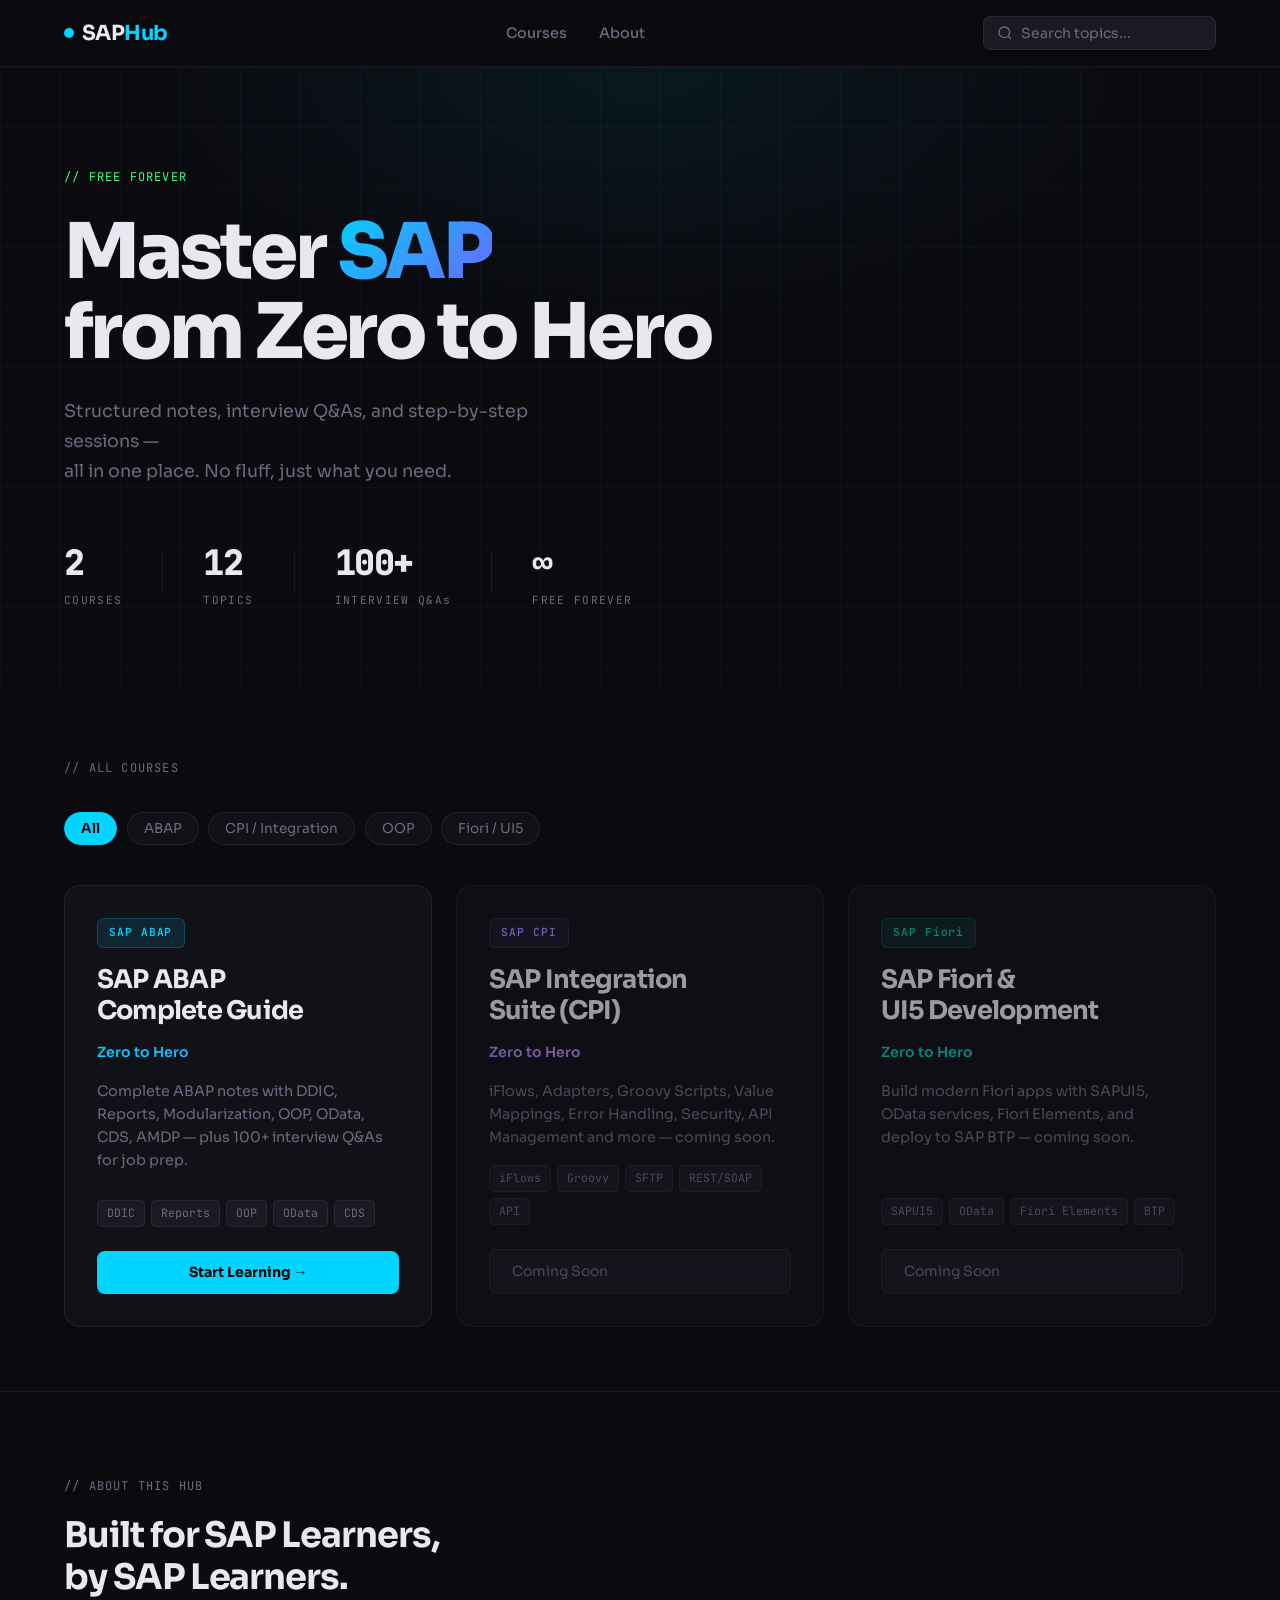
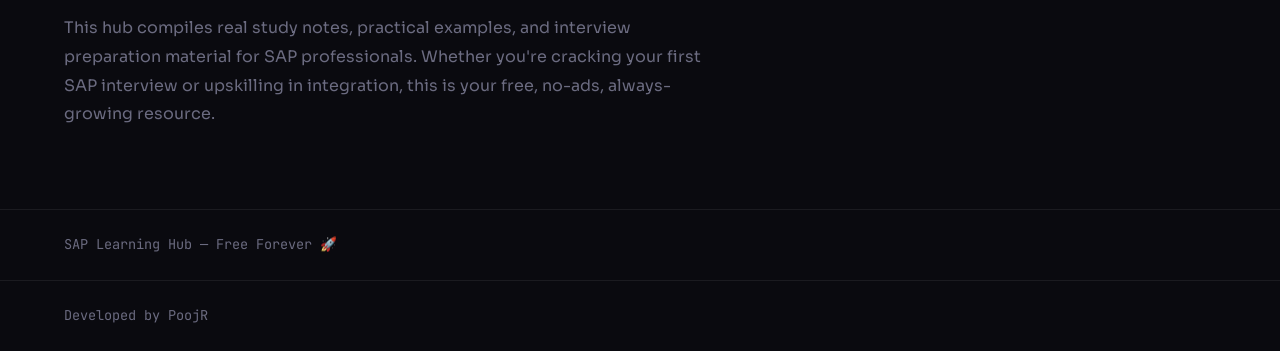
<file: sap-developers-learning-hub/index.html>
<!DOCTYPE html>
<html lang="en">
<head>
  <meta charset="UTF-8" />
  <meta name="viewport" content="width=device-width, initial-scale=1.0" />
  <title>SAP Learning Hub — Zero to Hero</title>
  <link rel="preconnect" href="https://fonts.googleapis.com" />
  <link rel="preconnect" href="https://fonts.gstatic.com" crossorigin />
  <link href="https://fonts.googleapis.com/css2?family=JetBrains+Mono:wght@400;600;700&family=Sora:wght@300;400;600;700;800&display=swap" rel="stylesheet" />
  <link rel="stylesheet" href="style.css" />
</head>
<body>

  <!-- NAVBAR -->
  <nav class="navbar">
    <div class="nav-brand">
      <span class="brand-dot"></span>
      <span class="brand-name">SAP<span class="brand-accent">Hub</span></span>
    </div>
    <div class="nav-links">
      <a href="#courses">Courses</a>
      <a href="#about">About</a>
    </div>
    <div class="nav-search">
      <svg width="16" height="16" viewBox="0 0 24 24" fill="none" stroke="currentColor" stroke-width="2"><circle cx="11" cy="11" r="8"/><path d="m21 21-4.35-4.35"/></svg>
      <input type="text" id="searchInput" placeholder="Search topics..." onkeyup="filterCourses()" />
    </div>
  </nav>

  <!-- HERO -->
  <section class="hero">
    <div class="hero-grid-bg"></div>
    <div class="hero-content">
      <div class="hero-badge">// FREE FOREVER</div>
      <h1 class="hero-title">
        Master <span class="gradient-text">SAP</span><br />
        from Zero to Hero
      </h1>
      <p class="hero-subtitle">
        Structured notes, interview Q&amp;As, and step-by-step sessions —<br />
        all in one place. No fluff, just what you need.
      </p>

      <div class="stats-row">
        <div class="stat-item">
          <span class="stat-number" id="totalCourses">2</span>
          <span class="stat-label">COURSES</span>
        </div>
        <div class="stat-divider"></div>
        <div class="stat-item">
          <span class="stat-number">12</span>
          <span class="stat-label">TOPICS</span>
        </div>
        <div class="stat-divider"></div>
        <div class="stat-item">
          <span class="stat-number">100+</span>
          <span class="stat-label">INTERVIEW Q&amp;As</span>
        </div>
        <div class="stat-divider"></div>
        <div class="stat-item">
          <span class="stat-number">∞</span>
          <span class="stat-label">FREE FOREVER</span>
        </div>
      </div>
    </div>
  </section>

  <!-- COURSES SECTION -->
  <section class="courses-section" id="courses">
    <div class="section-header">
      <span class="section-label">// ALL COURSES</span>
    </div>

    <div class="filter-bar">
      <button class="filter-btn active" onclick="filterByTag('all', this)">All</button>
      <button class="filter-btn" onclick="filterByTag('abap', this)">ABAP</button>
      <button class="filter-btn" onclick="filterByTag('cpi', this)">CPI / Integration</button>
      <button class="filter-btn" onclick="filterByTag('oop', this)">OOP</button>
      <button class="filter-btn" onclick="filterByTag('fiori', this)">Fiori / UI5</button>
    </div>

    <div class="courses-grid" id="coursesGrid">

      <!-- COURSE 1: SAP ABAP -->
      <div class="course-card" data-tags="abap oop" data-title="SAP ABAP Complete Guide">
        <div class="card-tag tag-abap">SAP ABAP</div>
        <h2 class="card-title">SAP ABAP<br/>Complete Guide</h2>
        <p class="card-sub gradient-text-abap">Zero to Hero</p>
        <p class="card-desc">Complete ABAP notes with DDIC, Reports, Modularization, OOP, OData, CDS, AMDP — plus 100+ interview Q&amp;As for job prep.</p>
        <div class="card-tags-row">
          <span class="tag">DDIC</span>
          <span class="tag">Reports</span>
          <span class="tag">OOP</span>
          <span class="tag">OData</span>
          <span class="tag">CDS</span>
        </div>
        <a href="abap/index.html" class="card-btn">Start Learning →</a>
      </div>

      <!-- COURSE 2: SAP CPI (Coming Soon) -->
      <div class="course-card coming-soon" data-tags="cpi" data-title="SAP CPI Integration">
        <div class="card-tag tag-cpi">SAP CPI</div>
        <h2 class="card-title">SAP Integration<br/>Suite (CPI)</h2>
        <p class="card-sub gradient-text-cpi">Zero to Hero</p>
        <p class="card-desc">iFlows, Adapters, Groovy Scripts, Value Mappings, Error Handling, Security, API Management and more — coming soon.</p>
        <div class="card-tags-row">
          <span class="tag">iFlows</span>
          <span class="tag">Groovy</span>
          <span class="tag">SFTP</span>
          <span class="tag">REST/SOAP</span>
          <span class="tag">API</span>
        </div>
        <span class="card-btn-disabled">Coming Soon</span>
      </div>

      <!-- COURSE 3: Fiori (Coming Soon) -->
      <div class="course-card coming-soon" data-tags="fiori" data-title="SAP Fiori UI5">
        <div class="card-tag tag-fiori">SAP Fiori</div>
        <h2 class="card-title">SAP Fiori &amp;<br/>UI5 Development</h2>
        <p class="card-sub gradient-text-fiori">Zero to Hero</p>
        <p class="card-desc">Build modern Fiori apps with SAPUI5, OData services, Fiori Elements, and deploy to SAP BTP — coming soon.</p>
        <div class="card-tags-row">
          <span class="tag">SAPUI5</span>
          <span class="tag">OData</span>
          <span class="tag">Fiori Elements</span>
          <span class="tag">BTP</span>
        </div>
        <span class="card-btn-disabled">Coming Soon</span>
      </div>

    </div>
  </section>

  <!-- ABOUT SECTION -->
  <section class="about-section" id="about">
    <div class="about-inner">
      <span class="section-label">// ABOUT THIS HUB</span>
      <h2 class="about-title">Built for SAP Learners,<br/>by SAP Learners.</h2>
      <p class="about-text">
        This hub compiles real study notes, practical examples, and interview preparation material for SAP professionals.
        Whether you're cracking your first SAP interview or upskilling in integration, this is your free, no-ads, always-growing resource.
      </p>
    </div>
  </section>

  <footer class="footer">
    <span>SAP Learning Hub — Free Forever 🚀</span>
  </footer>

    <footer class="footer">
    <span>Developed by PoojR </span>
  </footer>

  <script src="app.js"></script>
</body>
</html>
</file>
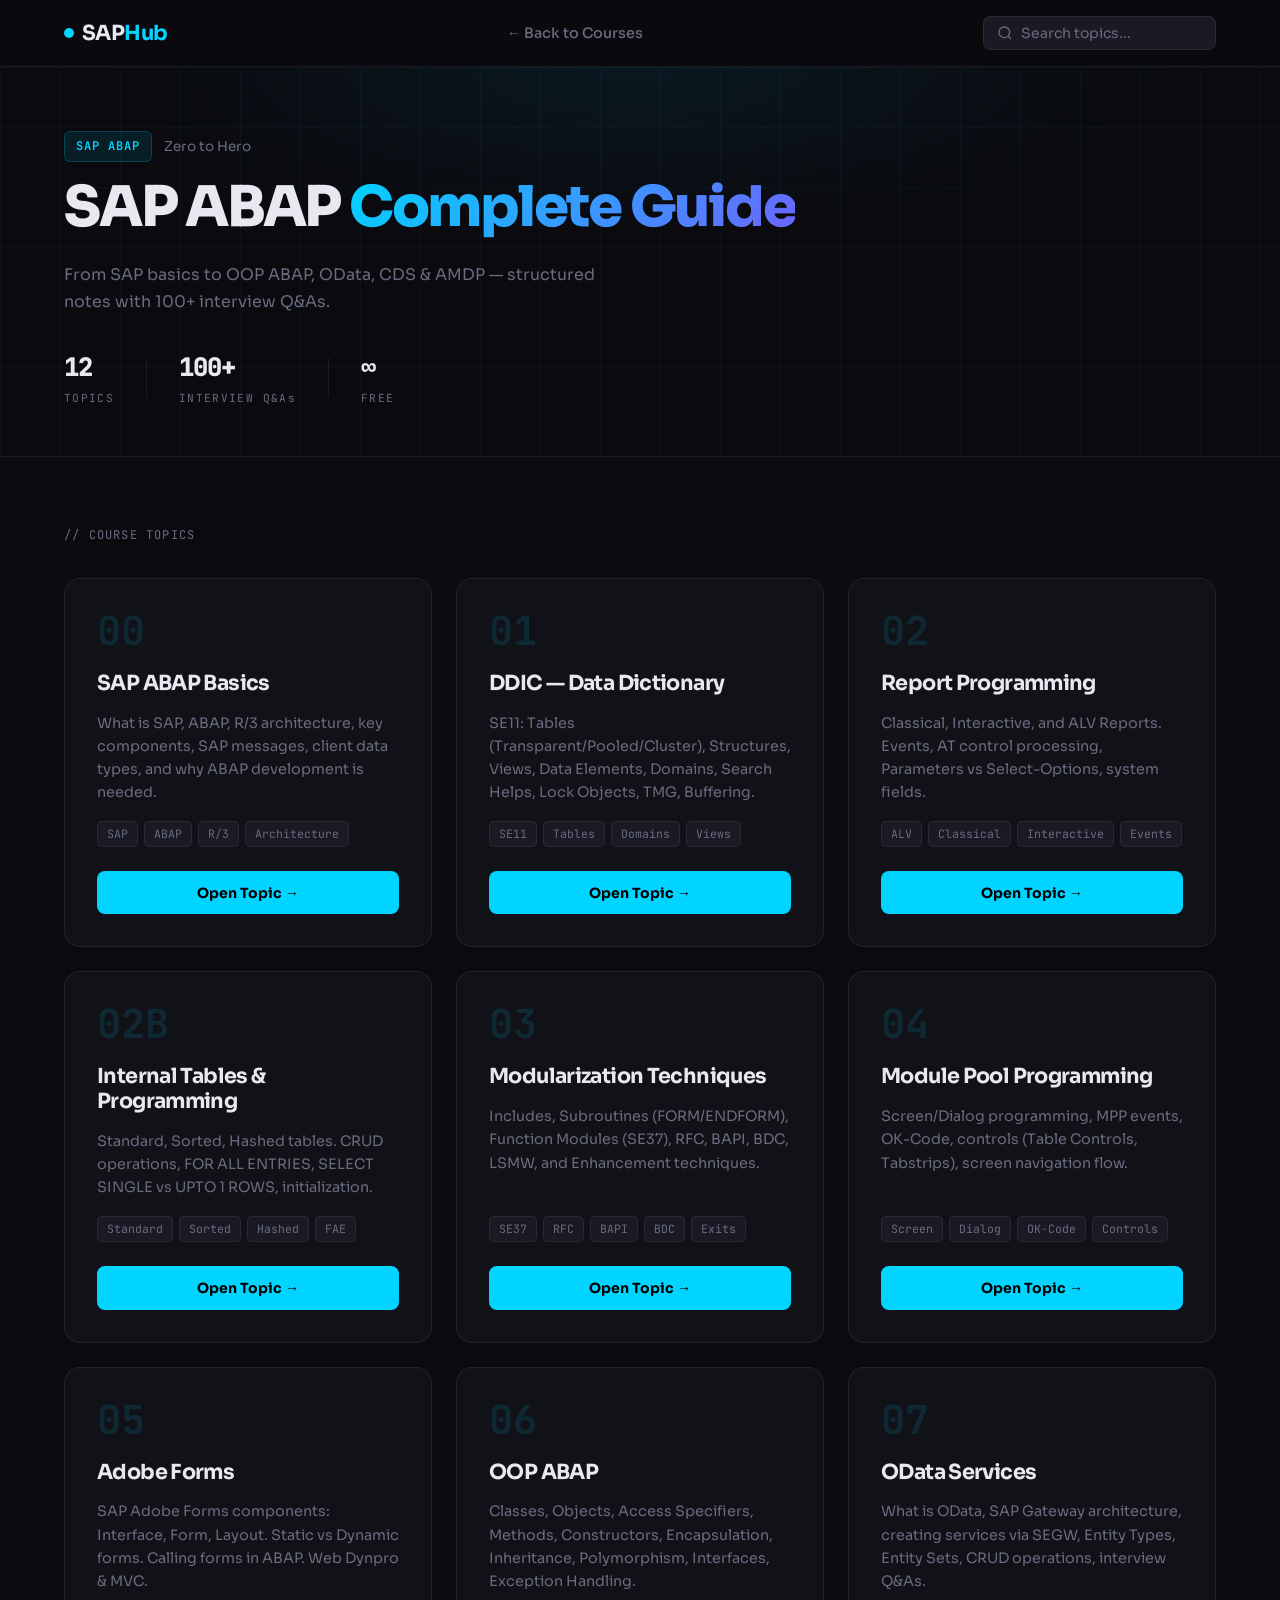
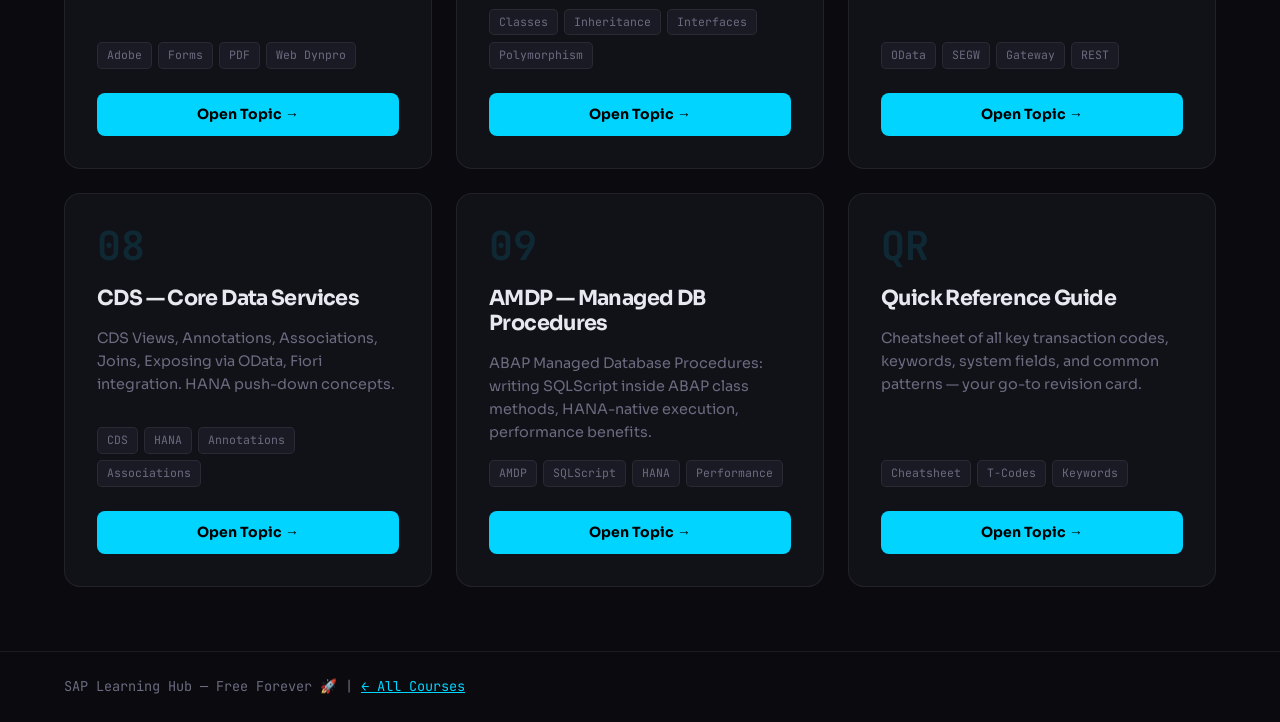
<file: sap-developers-learning-hub/abap/index.html>
<!DOCTYPE html>
<html lang="en">
<head>
  <meta charset="UTF-8" />
  <meta name="viewport" content="width=device-width, initial-scale=1.0" />
  <title>SAP ABAP — Zero to Hero | SAP Learning Hub</title>
  <link rel="preconnect" href="https://fonts.googleapis.com" />
  <link rel="preconnect" href="https://fonts.gstatic.com" crossorigin />
  <link href="https://fonts.googleapis.com/css2?family=JetBrains+Mono:wght@400;600;700&family=Sora:wght@300;400;600;700;800&display=swap" rel="stylesheet" />
  <link rel="stylesheet" href="../style.css" />
  <link rel="stylesheet" href="abap.css" />
</head>
<body>

  <!-- NAVBAR -->
  <nav class="navbar">
    <a href="../index.html" class="nav-brand" style="text-decoration:none;">
      <span class="brand-dot"></span>
      <span class="brand-name">SAP<span class="brand-accent">Hub</span></span>
    </a>
    <div class="nav-links">
      <a href="../index.html">← Back to Courses</a>
    </div>
    <div class="nav-search">
      <svg width="16" height="16" viewBox="0 0 24 24" fill="none" stroke="currentColor" stroke-width="2"><circle cx="11" cy="11" r="8"/><path d="m21 21-4.35-4.35"/></svg>
      <input type="text" id="topicSearch" placeholder="Search topics..." onkeyup="searchTopics()" />
    </div>
  </nav>

  <!-- COURSE HERO -->
  <section class="course-hero">
    <div class="hero-grid-bg"></div>
    <div class="hero-content">
      <div class="breadcrumb">
        <span class="card-tag tag-abap" style="font-size:0.75rem;">SAP ABAP</span>
        <span style="color:var(--text-muted); font-size:0.85rem;">Zero to Hero</span>
      </div>
      <h1 class="hero-title" style="font-size:clamp(2rem,5vw,3.5rem); margin-top:1rem;">
        SAP ABAP <span class="gradient-text">Complete Guide</span>
      </h1>
      <p class="hero-subtitle" style="font-size:1rem; margin-bottom:2rem;">
        From SAP basics to OOP ABAP, OData, CDS &amp; AMDP — structured notes with 100+ interview Q&amp;As.
      </p>
      <div class="stats-row" style="gap:2rem;">
        <div class="stat-item"><span class="stat-number" style="font-size:1.6rem;">12</span><span class="stat-label">TOPICS</span></div>
        <div class="stat-divider"></div>
        <div class="stat-item"><span class="stat-number" style="font-size:1.6rem;">100+</span><span class="stat-label">INTERVIEW Q&As</span></div>
        <div class="stat-divider"></div>
        <div class="stat-item"><span class="stat-number" style="font-size:1.6rem;">∞</span><span class="stat-label">FREE</span></div>
      </div>
    </div>
  </section>

  <!-- TOPICS GRID -->
  <section class="courses-section">
    <div class="section-header">
      <span class="section-label">// COURSE TOPICS</span>
    </div>

    <div class="courses-grid" id="topicsGrid">

      <!-- TOPIC 0: SAP ABAP Basics -->
      <div class="course-card topic-card" data-title="SAP ABAP Basics">
        <div class="topic-number">00</div>
        <h3 class="card-title" style="font-size:1.3rem;">SAP ABAP Basics</h3>
        <p class="card-desc">What is SAP, ABAP, R/3 architecture, key components, SAP messages, client data types, and why ABAP development is needed.</p>
        <div class="card-tags-row">
          <span class="tag">SAP</span><span class="tag">ABAP</span><span class="tag">R/3</span><span class="tag">Architecture</span>
        </div>
        <a href="topic-basics.html" class="card-btn">Open Topic →</a>
      </div>

      <!-- TOPIC 1: DDIC -->
      <div class="course-card topic-card" data-title="DDIC Data Dictionary SE11">
        <div class="topic-number">01</div>
        <h3 class="card-title" style="font-size:1.3rem;">DDIC — Data Dictionary</h3>
        <p class="card-desc">SE11: Tables (Transparent/Pooled/Cluster), Structures, Views, Data Elements, Domains, Search Helps, Lock Objects, TMG, Buffering.</p>
        <div class="card-tags-row">
          <span class="tag">SE11</span><span class="tag">Tables</span><span class="tag">Domains</span><span class="tag">Views</span>
        </div>
        <a href="topic-ddic.html" class="card-btn">Open Topic →</a>
      </div>

      <!-- TOPIC 2: Report Programming -->
      <div class="course-card topic-card" data-title="Report Programming ALV Classical Interactive">
        <div class="topic-number">02</div>
        <h3 class="card-title" style="font-size:1.3rem;">Report Programming</h3>
        <p class="card-desc">Classical, Interactive, and ALV Reports. Events, AT control processing, Parameters vs Select-Options, system fields.</p>
        <div class="card-tags-row">
          <span class="tag">ALV</span><span class="tag">Classical</span><span class="tag">Interactive</span><span class="tag">Events</span>
        </div>
        <a href="topic-reports.html" class="card-btn">Open Topic →</a>
      </div>

      <!-- TOPIC 2B: Internal Tables -->
      <div class="course-card topic-card" data-title="Internal Tables ABAP Programming">
        <div class="topic-number">02B</div>
        <h3 class="card-title" style="font-size:1.3rem;">Internal Tables &amp; Programming</h3>
        <p class="card-desc">Standard, Sorted, Hashed tables. CRUD operations, FOR ALL ENTRIES, SELECT SINGLE vs UPTO 1 ROWS, initialization.</p>
        <div class="card-tags-row">
          <span class="tag">Standard</span><span class="tag">Sorted</span><span class="tag">Hashed</span><span class="tag">FAE</span>
        </div>
        <a href="topic-internal-tables.html" class="card-btn">Open Topic →</a>
      </div>

      <!-- TOPIC 3: Modularization -->
      <div class="course-card topic-card" data-title="Modularization Subroutines Function Modules RFC BAPI BDC">
        <div class="topic-number">03</div>
        <h3 class="card-title" style="font-size:1.3rem;">Modularization Techniques</h3>
        <p class="card-desc">Includes, Subroutines (FORM/ENDFORM), Function Modules (SE37), RFC, BAPI, BDC, LSMW, and Enhancement techniques.</p>
        <div class="card-tags-row">
          <span class="tag">SE37</span><span class="tag">RFC</span><span class="tag">BAPI</span><span class="tag">BDC</span><span class="tag">Exits</span>
        </div>
        <a href="topic-modularization.html" class="card-btn">Open Topic →</a>
      </div>

      <!-- TOPIC 4: Module Pool -->
      <div class="course-card topic-card" data-title="Module Pool Programming Screen Dialog">
        <div class="topic-number">04</div>
        <h3 class="card-title" style="font-size:1.3rem;">Module Pool Programming</h3>
        <p class="card-desc">Screen/Dialog programming, MPP events, OK-Code, controls (Table Controls, Tabstrips), screen navigation flow.</p>
        <div class="card-tags-row">
          <span class="tag">Screen</span><span class="tag">Dialog</span><span class="tag">OK-Code</span><span class="tag">Controls</span>
        </div>
        <a href="topic-module-pool.html" class="card-btn">Open Topic →</a>
      </div>

      <!-- TOPIC 5: Adobe Forms -->
      <div class="course-card topic-card" data-title="Adobe Forms SAP PDF Forms">
        <div class="topic-number">05</div>
        <h3 class="card-title" style="font-size:1.3rem;">Adobe Forms</h3>
        <p class="card-desc">SAP Adobe Forms components: Interface, Form, Layout. Static vs Dynamic forms. Calling forms in ABAP. Web Dynpro &amp; MVC.</p>
        <div class="card-tags-row">
          <span class="tag">Adobe</span><span class="tag">Forms</span><span class="tag">PDF</span><span class="tag">Web Dynpro</span>
        </div>
        <a href="topic-adobe-forms.html" class="card-btn">Open Topic →</a>
      </div>

      <!-- TOPIC 6: OOP ABAP -->
      <div class="course-card topic-card" data-title="OOP ABAP Object Oriented Programming Classes Interfaces Inheritance">
        <div class="topic-number">06</div>
        <h3 class="card-title" style="font-size:1.3rem;">OOP ABAP</h3>
        <p class="card-desc">Classes, Objects, Access Specifiers, Methods, Constructors, Encapsulation, Inheritance, Polymorphism, Interfaces, Exception Handling.</p>
        <div class="card-tags-row">
          <span class="tag">Classes</span><span class="tag">Inheritance</span><span class="tag">Interfaces</span><span class="tag">Polymorphism</span>
        </div>
        <a href="topic-oop.html" class="card-btn">Open Topic →</a>
      </div>

      <!-- TOPIC 7: OData -->
      <div class="course-card topic-card" data-title="OData Services SAP Gateway SEGW">
        <div class="topic-number">07</div>
        <h3 class="card-title" style="font-size:1.3rem;">OData Services</h3>
        <p class="card-desc">What is OData, SAP Gateway architecture, creating services via SEGW, Entity Types, Entity Sets, CRUD operations, interview Q&amp;As.</p>
        <div class="card-tags-row">
          <span class="tag">OData</span><span class="tag">SEGW</span><span class="tag">Gateway</span><span class="tag">REST</span>
        </div>
        <a href="topic-odata.html" class="card-btn">Open Topic →</a>
      </div>

      <!-- TOPIC 8: CDS -->
      <div class="course-card topic-card" data-title="CDS Core Data Services HANA">
        <div class="topic-number">08</div>
        <h3 class="card-title" style="font-size:1.3rem;">CDS — Core Data Services</h3>
        <p class="card-desc">CDS Views, Annotations, Associations, Joins, Exposing via OData, Fiori integration. HANA push-down concepts.</p>
        <div class="card-tags-row">
          <span class="tag">CDS</span><span class="tag">HANA</span><span class="tag">Annotations</span><span class="tag">Associations</span>
        </div>
        <a href="topic-cds.html" class="card-btn">Open Topic →</a>
      </div>

      <!-- TOPIC 9: AMDP -->
      <div class="course-card topic-card" data-title="AMDP ABAP Managed Database Procedures HANA">
        <div class="topic-number">09</div>
        <h3 class="card-title" style="font-size:1.3rem;">AMDP — Managed DB Procedures</h3>
        <p class="card-desc">ABAP Managed Database Procedures: writing SQLScript inside ABAP class methods, HANA-native execution, performance benefits.</p>
        <div class="card-tags-row">
          <span class="tag">AMDP</span><span class="tag">SQLScript</span><span class="tag">HANA</span><span class="tag">Performance</span>
        </div>
        <a href="topic-amdp.html" class="card-btn">Open Topic →</a>
      </div>

      <!-- TOPIC 10: Quick Reference -->
      <div class="course-card topic-card" data-title="Quick Reference Guide Cheatsheet">
        <div class="topic-number">QR</div>
        <h3 class="card-title" style="font-size:1.3rem;">Quick Reference Guide</h3>
        <p class="card-desc">Cheatsheet of all key transaction codes, keywords, system fields, and common patterns — your go-to revision card.</p>
        <div class="card-tags-row">
          <span class="tag">Cheatsheet</span><span class="tag">T-Codes</span><span class="tag">Keywords</span>
        </div>
        <a href="topic-quickref.html" class="card-btn">Open Topic →</a>
      </div>

    </div>
  </section>

  <footer class="footer">
    <span>SAP Learning Hub — Free Forever 🚀 | <a href="../index.html" style="color:var(--accent-abap);">← All Courses</a></span>
  </footer>

  <script>
    function searchTopics() {
      const q = document.getElementById('topicSearch').value.toLowerCase();
      document.querySelectorAll('.topic-card').forEach(card => {
        const t = (card.dataset.title || '').toLowerCase();
        const d = (card.querySelector('.card-desc')?.textContent || '').toLowerCase();
        card.classList.toggle('hidden', q && !t.includes(q) && !d.includes(q));
      });
    }
  </script>
</body>
</html>
</file>
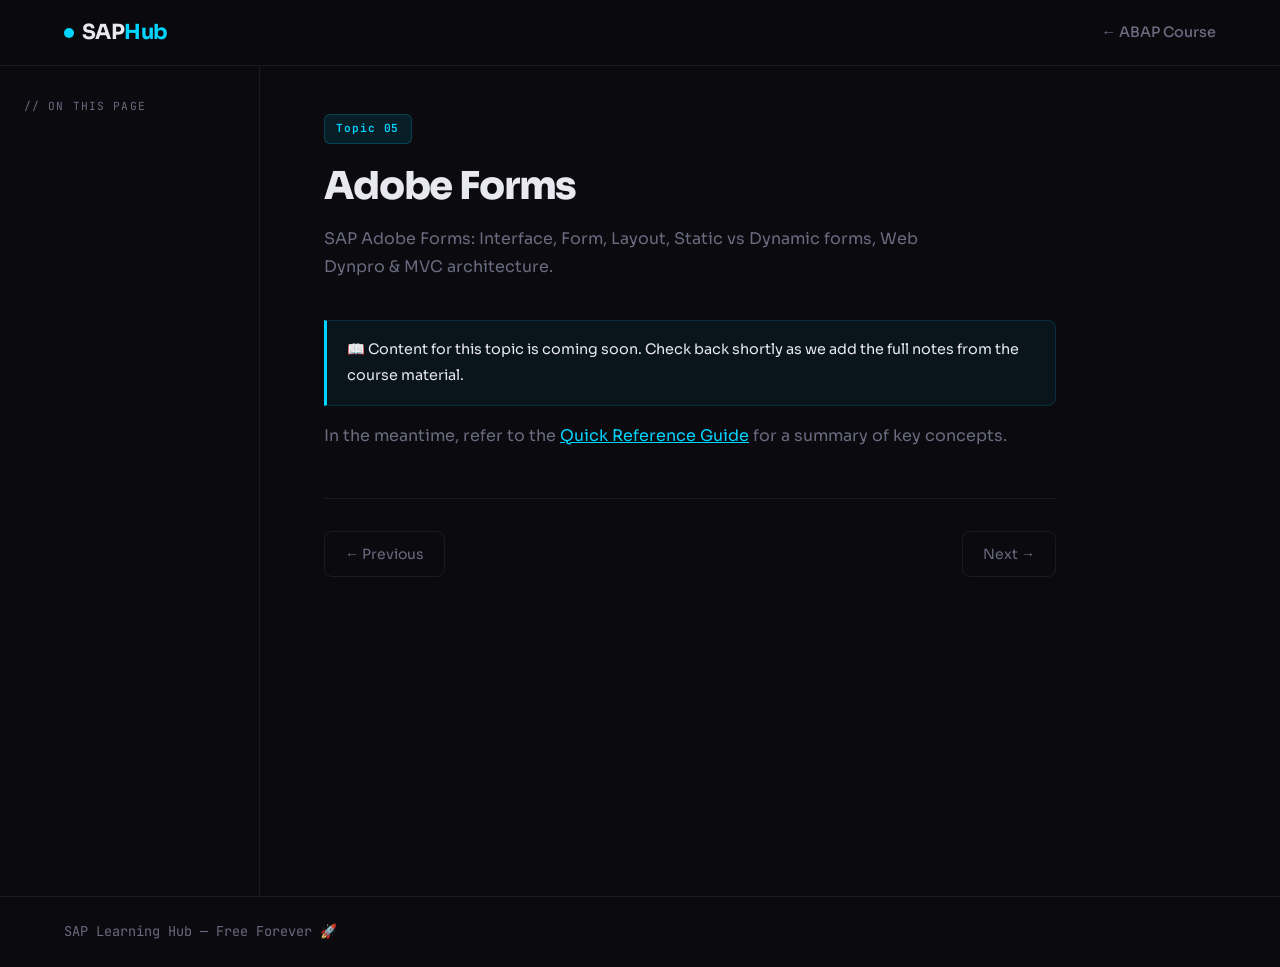
<file: sap-developers-learning-hub/abap/topic-adobe-forms.html>
<!DOCTYPE html>
<html lang="en">
<head>
  <meta charset="UTF-8" />
  <meta name="viewport" content="width=device-width, initial-scale=1.0" />
  <title>Topic 05: Adobe Forms | SAP Learning Hub</title>
  <link href="https://fonts.googleapis.com/css2?family=JetBrains+Mono:wght@400;600;700&family=Sora:wght@300;400;600;700;800&display=swap" rel="stylesheet" />
  <link rel="stylesheet" href="../style.css" />
  <link rel="stylesheet" href="abap.css" />
</head>
<body>
  <nav class="navbar">
    <a href="../index.html" class="nav-brand" style="text-decoration:none;"><span class="brand-dot"></span><span class="brand-name">SAP<span class="brand-accent">Hub</span></span></a>
    <div class="nav-links"><a href="index.html">← ABAP Course</a></div>
  </nav>
  <div class="topic-layout">
    <aside class="topic-sidebar">
      <p class="sidebar-title">// ON THIS PAGE</p>
      <ul class="sidebar-nav" id="sidebar-links"></ul>
    </aside>
    <main class="topic-content" id="main-content">
      <div class="topic-header">
        <span class="card-tag tag-abap">Topic 05</span>
        <h1>Adobe Forms</h1>
        <p>SAP Adobe Forms: Interface, Form, Layout, Static vs Dynamic forms, Web Dynpro &amp; MVC architecture.</p>
      </div>
      <div class="content-section">
        <div class="callout"><p>📖 Content for this topic is coming soon. Check back shortly as we add the full notes from the course material.</p></div>
        <p style="color:var(--text-muted); margin-top:1rem;">In the meantime, refer to the <a href="topic-quickref.html" style="color:var(--accent-abap);">Quick Reference Guide</a> for a summary of key concepts.</p>
      </div>
      <div class="topic-nav">
        <a href="topic-module-pool.html">← Previous</a>
        <a href="topic-oop.html">Next →</a>
      </div>
    </main>
  </div>
  <footer class="footer"><span>SAP Learning Hub — Free Forever 🚀</span></footer>
</body>
</html>
</file>
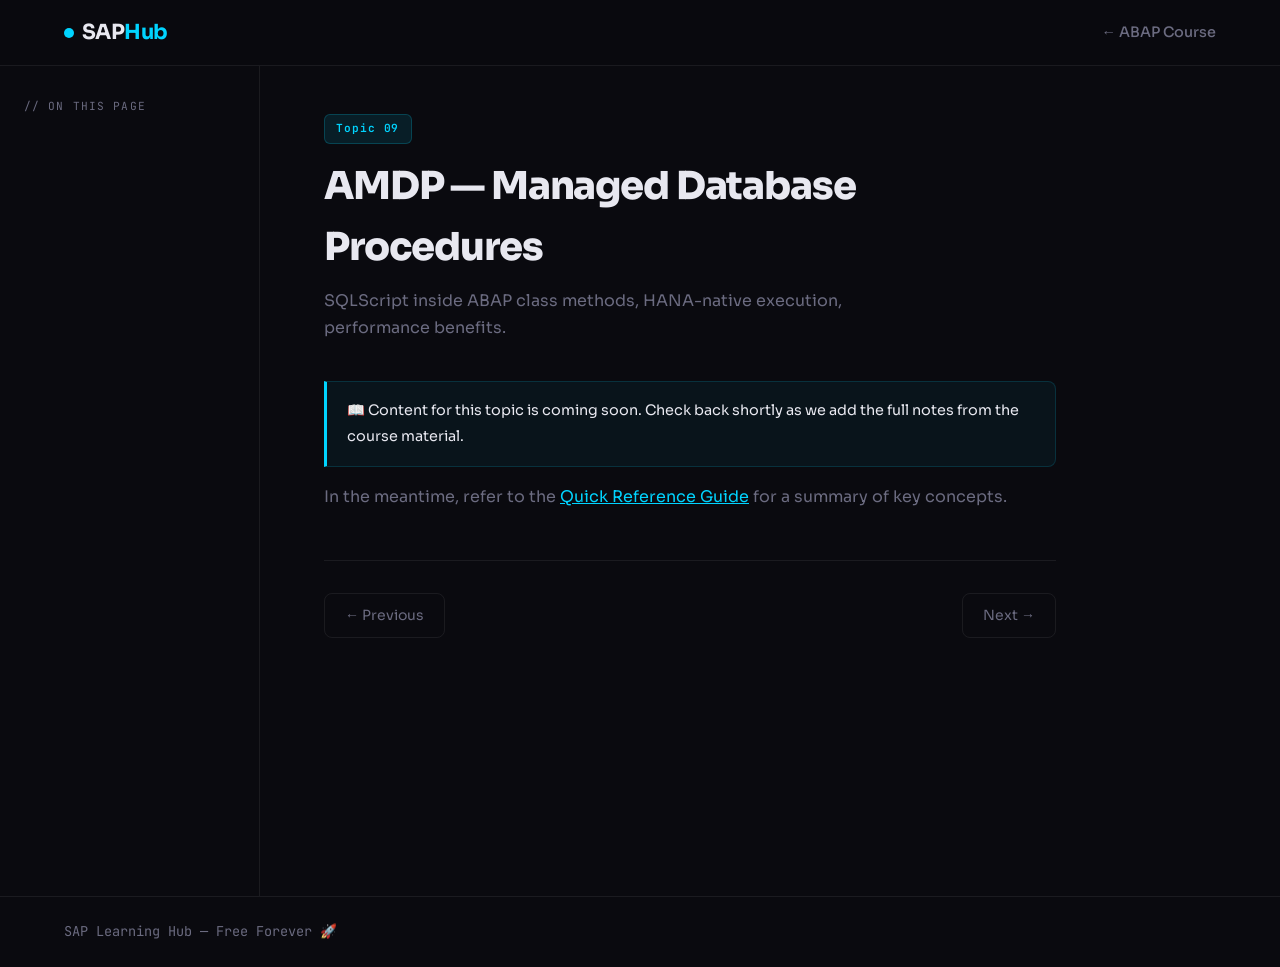
<file: sap-developers-learning-hub/abap/topic-amdp.html>
<!DOCTYPE html>
<html lang="en">
<head>
  <meta charset="UTF-8" />
  <meta name="viewport" content="width=device-width, initial-scale=1.0" />
  <title>Topic 09: AMDP | SAP Learning Hub</title>
  <link href="https://fonts.googleapis.com/css2?family=JetBrains+Mono:wght@400;600;700&family=Sora:wght@300;400;600;700;800&display=swap" rel="stylesheet" />
  <link rel="stylesheet" href="../style.css" />
  <link rel="stylesheet" href="abap.css" />
</head>
<body>
  <nav class="navbar">
    <a href="../index.html" class="nav-brand" style="text-decoration:none;"><span class="brand-dot"></span><span class="brand-name">SAP<span class="brand-accent">Hub</span></span></a>
    <div class="nav-links"><a href="index.html">← ABAP Course</a></div>
  </nav>
  <div class="topic-layout">
    <aside class="topic-sidebar">
      <p class="sidebar-title">// ON THIS PAGE</p>
      <ul class="sidebar-nav" id="sidebar-links"></ul>
    </aside>
    <main class="topic-content" id="main-content">
      <div class="topic-header">
        <span class="card-tag tag-abap">Topic 09</span>
        <h1>AMDP — Managed Database Procedures</h1>
        <p>SQLScript inside ABAP class methods, HANA-native execution, performance benefits.</p>
      </div>
      <div class="content-section">
        <div class="callout"><p>📖 Content for this topic is coming soon. Check back shortly as we add the full notes from the course material.</p></div>
        <p style="color:var(--text-muted); margin-top:1rem;">In the meantime, refer to the <a href="topic-quickref.html" style="color:var(--accent-abap);">Quick Reference Guide</a> for a summary of key concepts.</p>
      </div>
      <div class="topic-nav">
        <a href="topic-cds.html">← Previous</a>
        <a href="topic-quickref.html">Next →</a>
      </div>
    </main>
  </div>
  <footer class="footer"><span>SAP Learning Hub — Free Forever 🚀</span></footer>
</body>
</html>
</file>
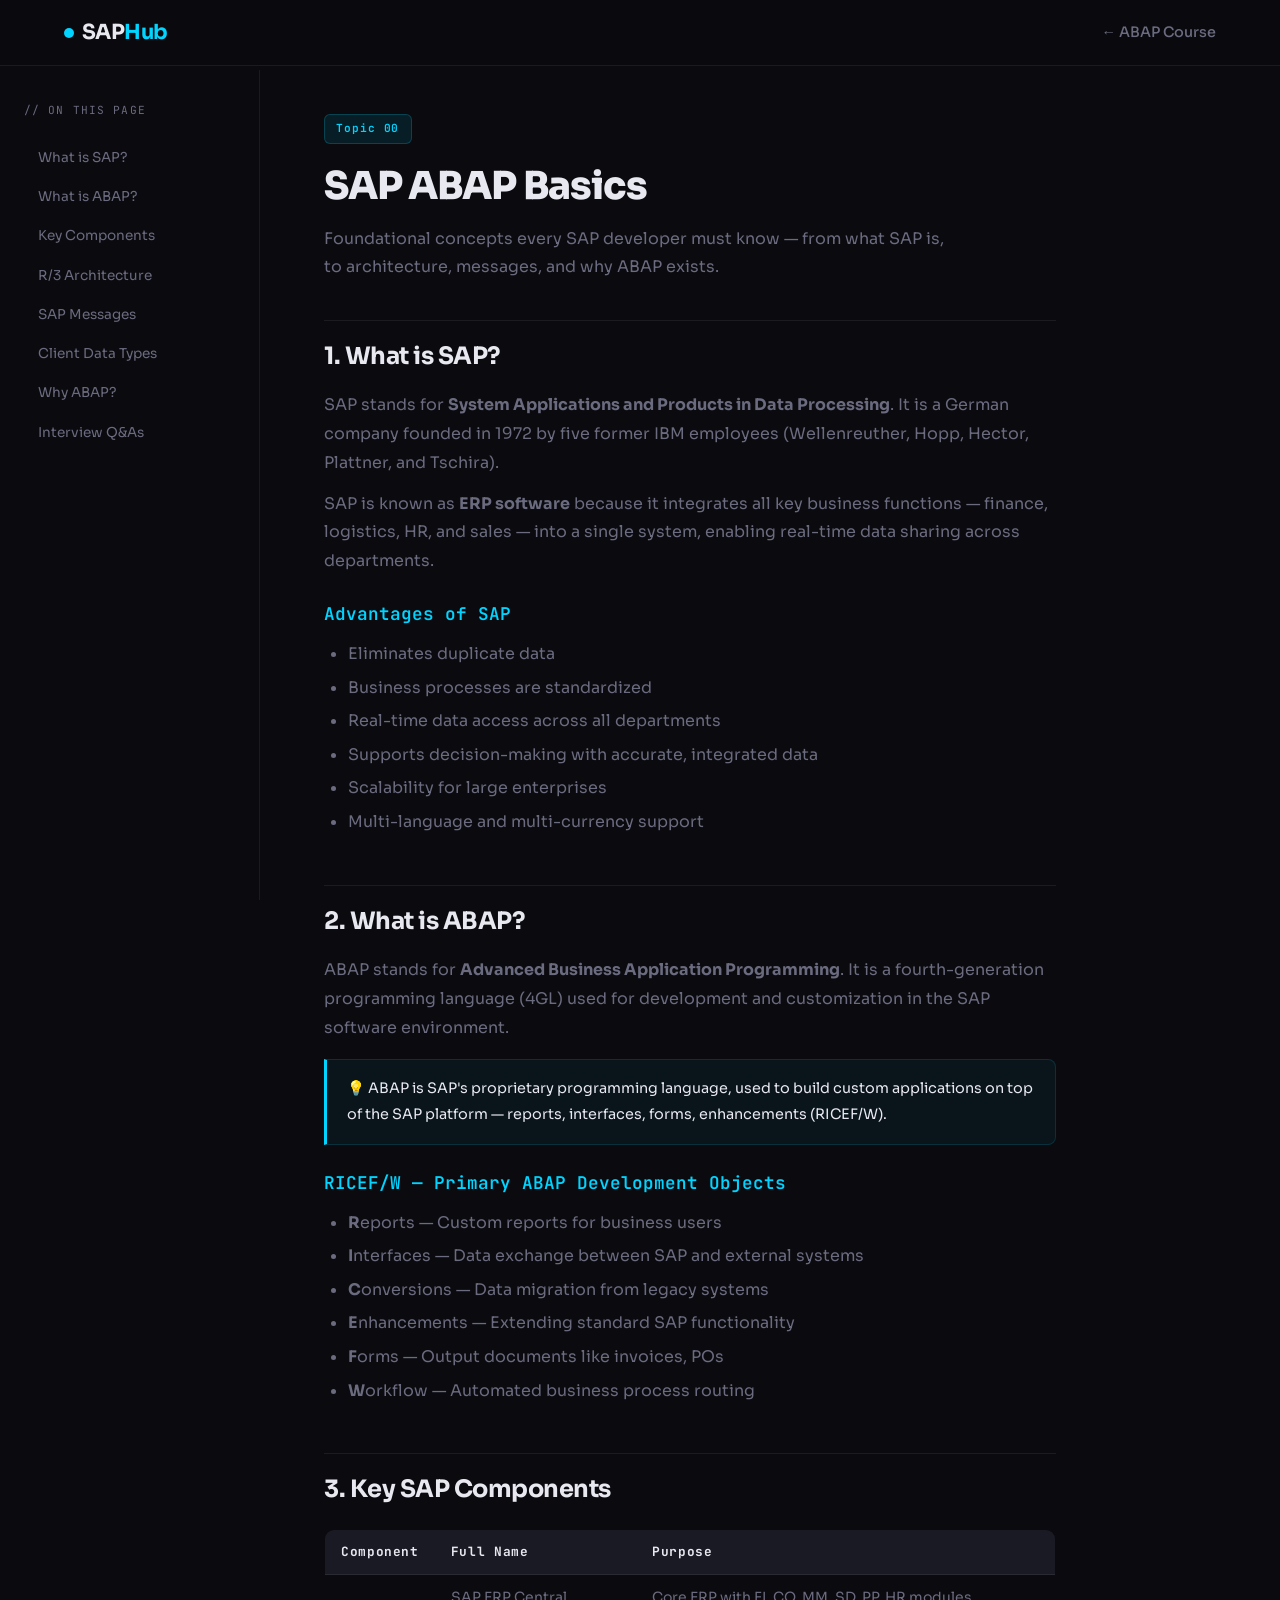
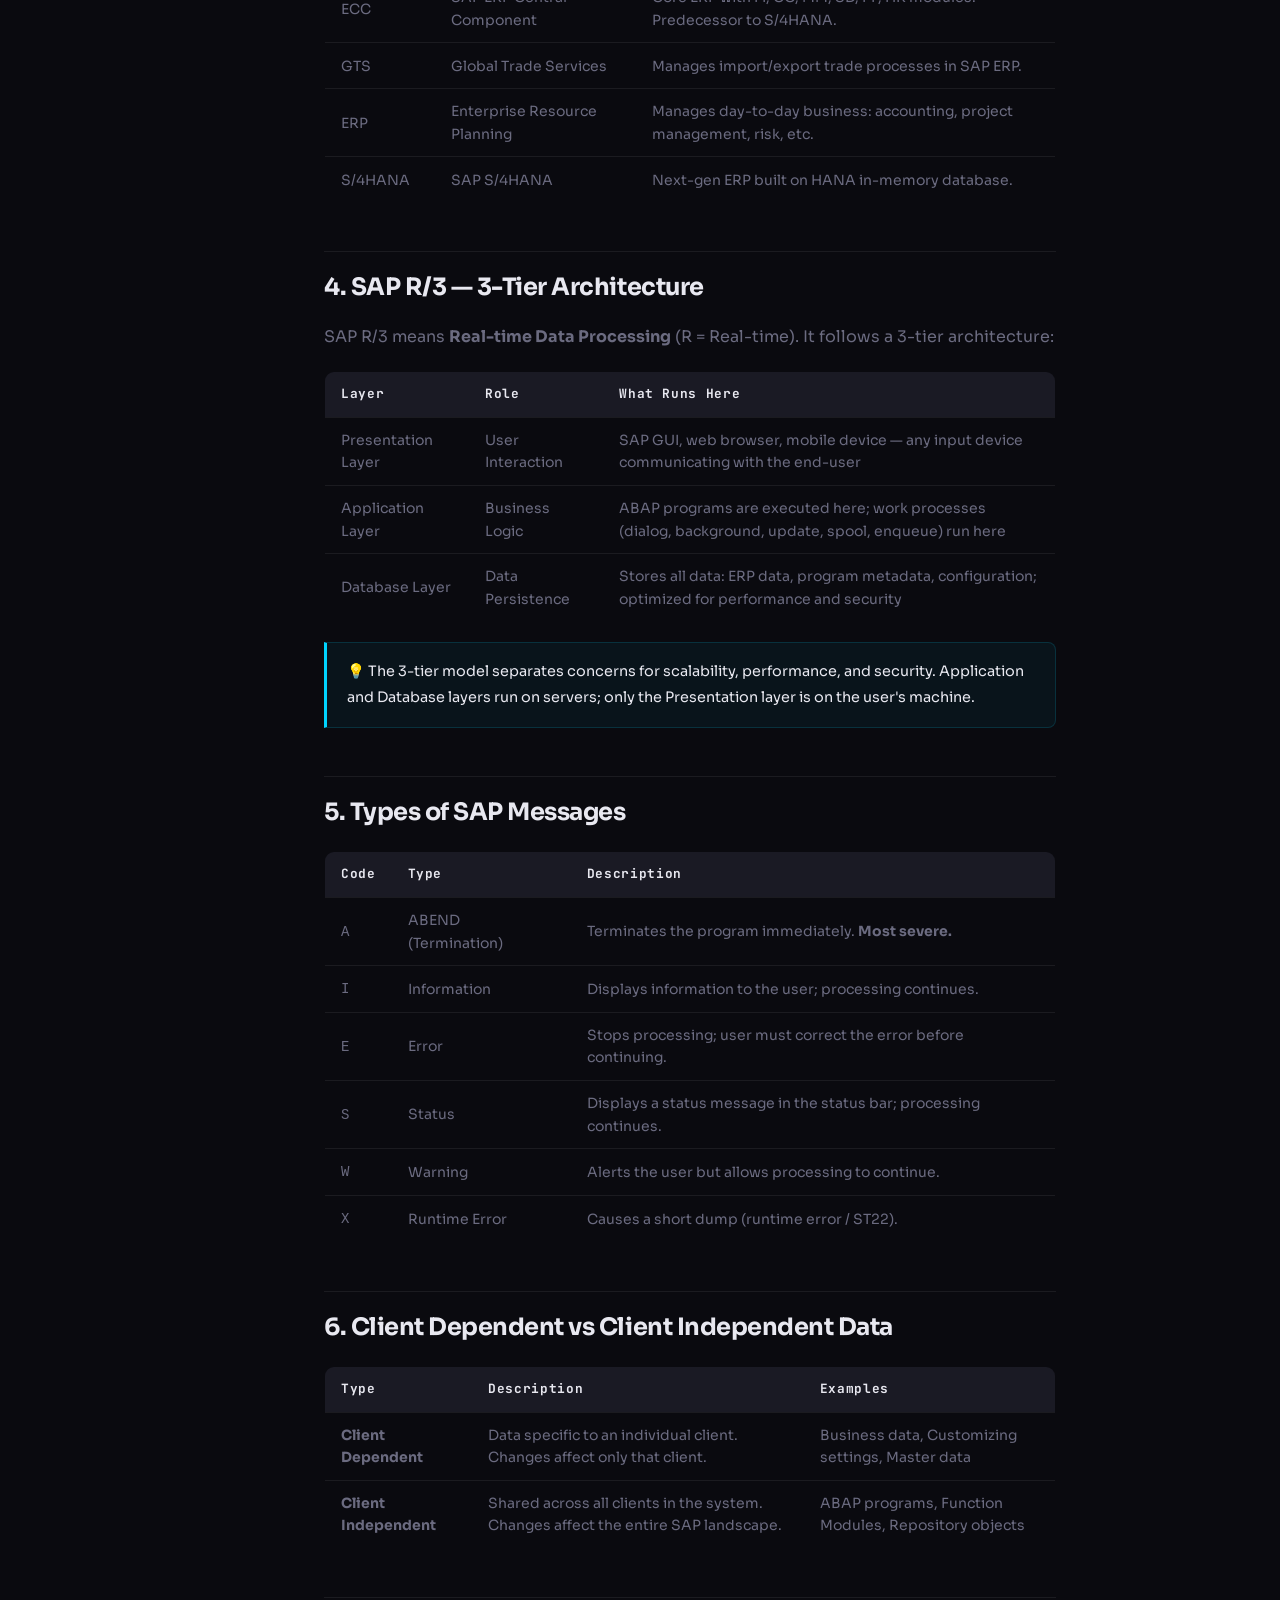
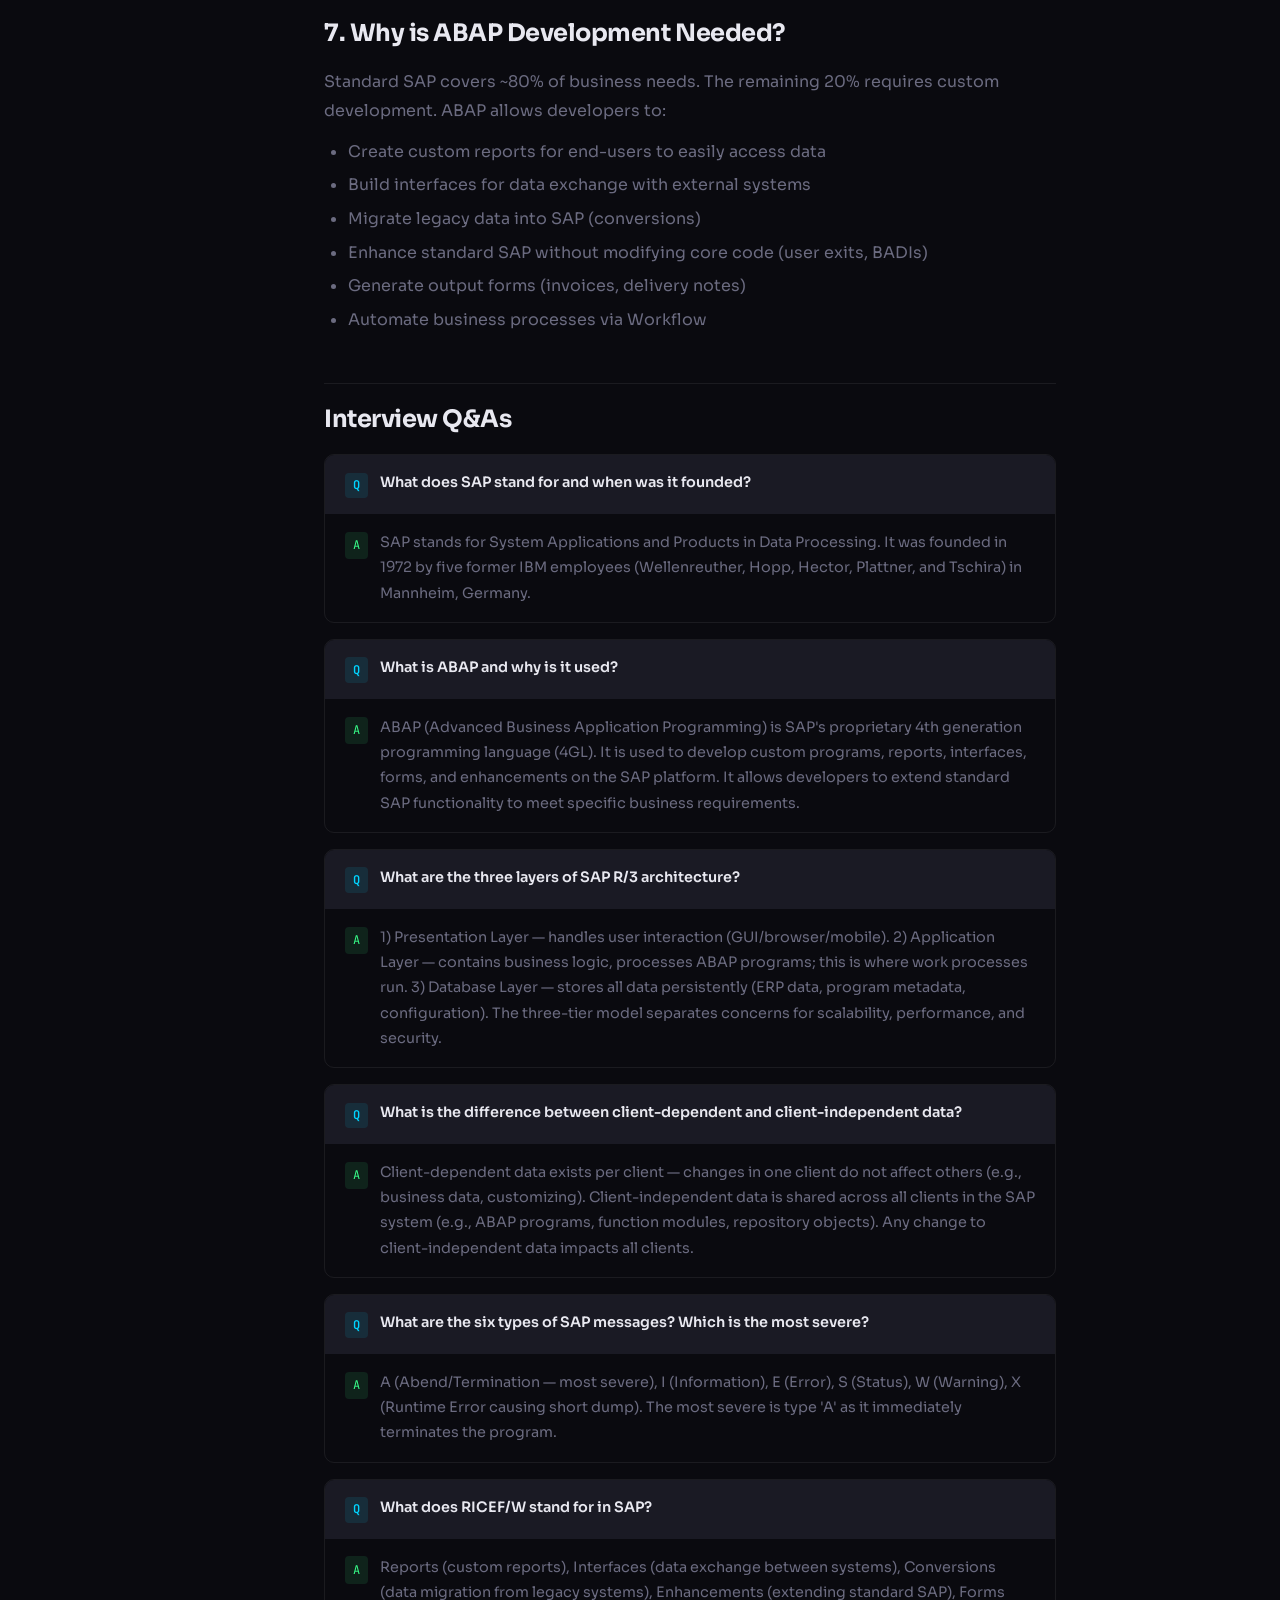
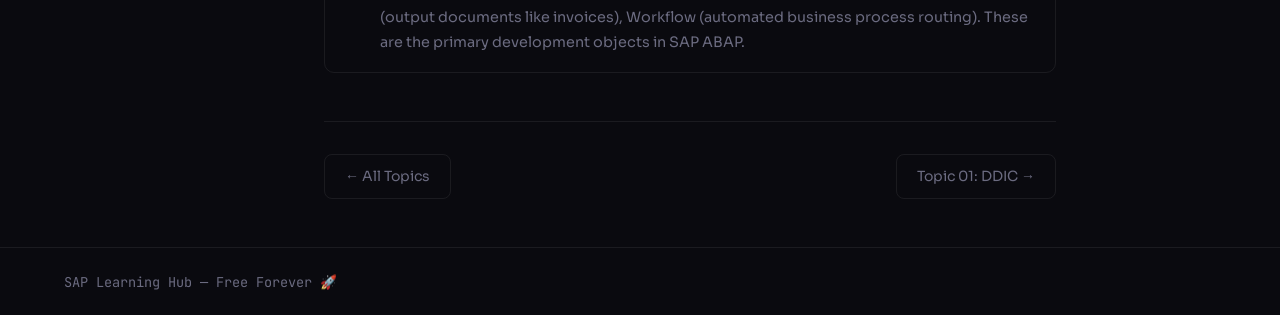
<file: sap-developers-learning-hub/abap/topic-basics.html>
<!DOCTYPE html>
<html lang="en">

<head>
  <meta charset="UTF-8" />
  <meta name="viewport" content="width=device-width, initial-scale=1.0" />
  <title>SAP ABAP Basics | SAP Learning Hub</title>
  <link rel="preconnect" href="https://fonts.googleapis.com" />
  <link
    href="https://fonts.googleapis.com/css2?family=JetBrains+Mono:wght@400;600;700&family=Sora:wght@300;400;600;700;800&display=swap"
    rel="stylesheet" />
  <link rel="stylesheet" href="../style.css" />
  <link rel="stylesheet" href="abap.css" />
</head>

<body>
  <nav class="navbar">
    <a href="../index.html" class="nav-brand" style="text-decoration:none;">
      <span class="brand-dot"></span>
      <span class="brand-name">SAP<span class="brand-accent">Hub</span></span>
    </a>
    <div class="nav-links">
      <a href="index.html">← ABAP Course</a>
    </div>
  </nav>

  <div class="topic-layout">
    <!-- SIDEBAR -->
    <aside class="topic-sidebar">
      <p class="sidebar-title">// ON THIS PAGE</p>
      <ul class="sidebar-nav">
        <li><a href="#what-is-sap">What is SAP?</a></li>
        <li><a href="#what-is-abap">What is ABAP?</a></li>
        <li><a href="#key-components">Key Components</a></li>
        <li><a href="#r3-architecture">R/3 Architecture</a></li>
        <li><a href="#sap-messages">SAP Messages</a></li>
        <li><a href="#client-data">Client Data Types</a></li>
        <li><a href="#why-abap">Why ABAP?</a></li>
        <li><a href="#interview-qa">Interview Q&amp;As</a></li>
      </ul>
    </aside>

    <!-- MAIN CONTENT -->
    <main class="topic-content">
      <div class="topic-header">
        <span class="card-tag tag-abap">Topic 00</span>
        <h1>SAP ABAP Basics</h1>
        <p>Foundational concepts every SAP developer must know — from what SAP is, to architecture, messages, and why
          ABAP exists.</p>
      </div>

      <!-- What is SAP -->
      <div class="content-section" id="what-is-sap">
        <h2>1. What is SAP?</h2>
        <p>SAP stands for <strong>System Applications and Products in Data Processing</strong>. It is a German company
          founded in 1972 by five former IBM employees (Wellenreuther, Hopp, Hector, Plattner, and Tschira).</p>
        <p>SAP is known as <strong>ERP software</strong> because it integrates all key business functions — finance,
          logistics, HR, and sales — into a single system, enabling real-time data sharing across departments.</p>
        <h3>Advantages of SAP</h3>
        <ul>
          <li>Eliminates duplicate data</li>
          <li>Business processes are standardized</li>
          <li>Real-time data access across all departments</li>
          <li>Supports decision-making with accurate, integrated data</li>
          <li>Scalability for large enterprises</li>
          <li>Multi-language and multi-currency support</li>
        </ul>
      </div>

      <!-- What is ABAP -->
      <div class="content-section" id="what-is-abap">
        <h2>2. What is ABAP?</h2>
        <p>ABAP stands for <strong>Advanced Business Application Programming</strong>. It is a fourth-generation
          programming language (4GL) used for development and customization in the SAP software environment.</p>
        <div class="callout">
          <p>💡 ABAP is SAP's proprietary programming language, used to build custom applications on top of the SAP
            platform — reports, interfaces, forms, enhancements (RICEF/W).</p>
        </div>
        <h3>RICEF/W — Primary ABAP Development Objects</h3>
        <ul>
          <li><strong>R</strong>eports — Custom reports for business users</li>
          <li><strong>I</strong>nterfaces — Data exchange between SAP and external systems</li>
          <li><strong>C</strong>onversions — Data migration from legacy systems</li>
          <li><strong>E</strong>nhancements — Extending standard SAP functionality</li>
          <li><strong>F</strong>orms — Output documents like invoices, POs</li>
          <li><strong>W</strong>orkflow — Automated business process routing</li>
        </ul>
      </div>

      <!-- Key Components -->
      <div class="content-section" id="key-components">
        <h2>3. Key SAP Components</h2>
        <table class="content-table">
          <tr>
            <th>Component</th>
            <th>Full Name</th>
            <th>Purpose</th>
          </tr>
          <tr>
            <td>ECC</td>
            <td>SAP ERP Central Component</td>
            <td>Core ERP with FI, CO, MM, SD, PP, HR modules. Predecessor to S/4HANA.</td>
          </tr>
          <tr>
            <td>GTS</td>
            <td>Global Trade Services</td>
            <td>Manages import/export trade processes in SAP ERP.</td>
          </tr>
          <tr>
            <td>ERP</td>
            <td>Enterprise Resource Planning</td>
            <td>Manages day-to-day business: accounting, project management, risk, etc.</td>
          </tr>
          <tr>
            <td>S/4HANA</td>
            <td>SAP S/4HANA</td>
            <td>Next-gen ERP built on HANA in-memory database.</td>
          </tr>
        </table>
      </div>

      <!-- R/3 Architecture -->
      <div class="content-section" id="r3-architecture">
        <h2>4. SAP R/3 — 3-Tier Architecture</h2>
        <p>SAP R/3 means <strong>Real-time Data Processing</strong> (R = Real-time). It follows a 3-tier architecture:
        </p>
        <table class="content-table">
          <tr>
            <th>Layer</th>
            <th>Role</th>
            <th>What Runs Here</th>
          </tr>
          <tr>
            <td>Presentation Layer</td>
            <td>User Interaction</td>
            <td>SAP GUI, web browser, mobile device — any input device communicating with the end-user</td>
          </tr>
          <tr>
            <td>Application Layer</td>
            <td>Business Logic</td>
            <td>ABAP programs are executed here; work processes (dialog, background, update, spool, enqueue) run here
            </td>
          </tr>
          <tr>
            <td>Database Layer</td>
            <td>Data Persistence</td>
            <td>Stores all data: ERP data, program metadata, configuration; optimized for performance and security</td>
          </tr>
        </table>
        <div class="callout">
          <p>💡 The 3-tier model separates concerns for scalability, performance, and security. Application and Database
            layers run on servers; only the Presentation layer is on the user's machine.</p>
        </div>
      </div>

      <!-- SAP Messages -->
      <div class="content-section" id="sap-messages">
        <h2>5. Types of SAP Messages</h2>
        <table class="content-table">
          <tr>
            <th>Code</th>
            <th>Type</th>
            <th>Description</th>
          </tr>
          <tr>
            <td><code>A</code></td>
            <td>ABEND (Termination)</td>
            <td>Terminates the program immediately. <strong>Most severe.</strong></td>
          </tr>
          <tr>
            <td><code>I</code></td>
            <td>Information</td>
            <td>Displays information to the user; processing continues.</td>
          </tr>
          <tr>
            <td><code>E</code></td>
            <td>Error</td>
            <td>Stops processing; user must correct the error before continuing.</td>
          </tr>
          <tr>
            <td><code>S</code></td>
            <td>Status</td>
            <td>Displays a status message in the status bar; processing continues.</td>
          </tr>
          <tr>
            <td><code>W</code></td>
            <td>Warning</td>
            <td>Alerts the user but allows processing to continue.</td>
          </tr>
          <tr>
            <td><code>X</code></td>
            <td>Runtime Error</td>
            <td>Causes a short dump (runtime error / ST22).</td>
          </tr>
        </table>
      </div>

      <!-- Client Data -->
      <div class="content-section" id="client-data">
        <h2>6. Client Dependent vs Client Independent Data</h2>
        <table class="content-table">
          <tr>
            <th>Type</th>
            <th>Description</th>
            <th>Examples</th>
          </tr>
          <tr>
            <td><strong>Client Dependent</strong></td>
            <td>Data specific to an individual client. Changes affect only that client.</td>
            <td>Business data, Customizing settings, Master data</td>
          </tr>
          <tr>
            <td><strong>Client Independent</strong></td>
            <td>Shared across all clients in the system. Changes affect the entire SAP landscape.</td>
            <td>ABAP programs, Function Modules, Repository objects</td>
          </tr>
        </table>
      </div>

      <!-- Why ABAP -->
      <div class="content-section" id="why-abap">
        <h2>7. Why is ABAP Development Needed?</h2>
        <p>Standard SAP covers ~80% of business needs. The remaining 20% requires custom development. ABAP allows
          developers to:</p>
        <ul>
          <li>Create custom reports for end-users to easily access data</li>
          <li>Build interfaces for data exchange with external systems</li>
          <li>Migrate legacy data into SAP (conversions)</li>
          <li>Enhance standard SAP without modifying core code (user exits, BADIs)</li>
          <li>Generate output forms (invoices, delivery notes)</li>
          <li>Automate business processes via Workflow</li>
        </ul>
      </div>

      <!-- Interview Q&A -->
      <div class="content-section" id="interview-qa">
        <h2>Interview Q&amp;As</h2>

        <div class="qa-block">
          <div class="qa-question"><span class="qa-q-label">Q</span>What does SAP stand for and when was it founded?
          </div>
          <div class="qa-answer"><span class="qa-a-label">A</span>SAP stands for System Applications and Products in
            Data Processing. It was founded in 1972 by five former IBM employees (Wellenreuther, Hopp, Hector, Plattner,
            and Tschira) in Mannheim, Germany.</div>
        </div>

        <div class="qa-block">
          <div class="qa-question"><span class="qa-q-label">Q</span>What is ABAP and why is it used?</div>
          <div class="qa-answer"><span class="qa-a-label">A</span>ABAP (Advanced Business Application Programming) is
            SAP's proprietary 4th generation programming language (4GL). It is used to develop custom programs, reports,
            interfaces, forms, and enhancements on the SAP platform. It allows developers to extend standard SAP
            functionality to meet specific business requirements.</div>
        </div>

        <div class="qa-block">
          <div class="qa-question"><span class="qa-q-label">Q</span>What are the three layers of SAP R/3 architecture?
          </div>
          <div class="qa-answer"><span class="qa-a-label">A</span>1) Presentation Layer — handles user interaction
            (GUI/browser/mobile). 2) Application Layer — contains business logic, processes ABAP programs; this is where
            work processes run. 3) Database Layer — stores all data persistently (ERP data, program metadata,
            configuration). The three-tier model separates concerns for scalability, performance, and security.</div>
        </div>

        <div class="qa-block">
          <div class="qa-question"><span class="qa-q-label">Q</span>What is the difference between client-dependent and
            client-independent data?</div>
          <div class="qa-answer"><span class="qa-a-label">A</span>Client-dependent data exists per client — changes in
            one client do not affect others (e.g., business data, customizing). Client-independent data is shared across
            all clients in the SAP system (e.g., ABAP programs, function modules, repository objects). Any change to
            client-independent data impacts all clients.</div>
        </div>

        <div class="qa-block">
          <div class="qa-question"><span class="qa-q-label">Q</span>What are the six types of SAP messages? Which is the
            most severe?</div>
          <div class="qa-answer"><span class="qa-a-label">A</span>A (Abend/Termination — most severe), I (Information),
            E (Error), S (Status), W (Warning), X (Runtime Error causing short dump). The most severe is type 'A' as it
            immediately terminates the program.</div>
        </div>

        <div class="qa-block">
          <div class="qa-question"><span class="qa-q-label">Q</span>What does RICEF/W stand for in SAP?</div>
          <div class="qa-answer"><span class="qa-a-label">A</span>Reports (custom reports), Interfaces (data exchange
            between systems), Conversions (data migration from legacy systems), Enhancements (extending standard SAP),
            Forms (output documents like invoices), Workflow (automated business process routing). These are the primary
            development objects in SAP ABAP.</div>
        </div>

      </div>

      <!-- Bottom nav -->
      <div class="topic-nav">
        <a href="index.html">← All Topics</a>
        <a href="topic-ddic.html">Topic 01: DDIC →</a>
      </div>

    </main>
  </div>

  <footer class="footer">
    <span>SAP Learning Hub — Free Forever 🚀</span>
  </footer>
</body>

</html>
</file>
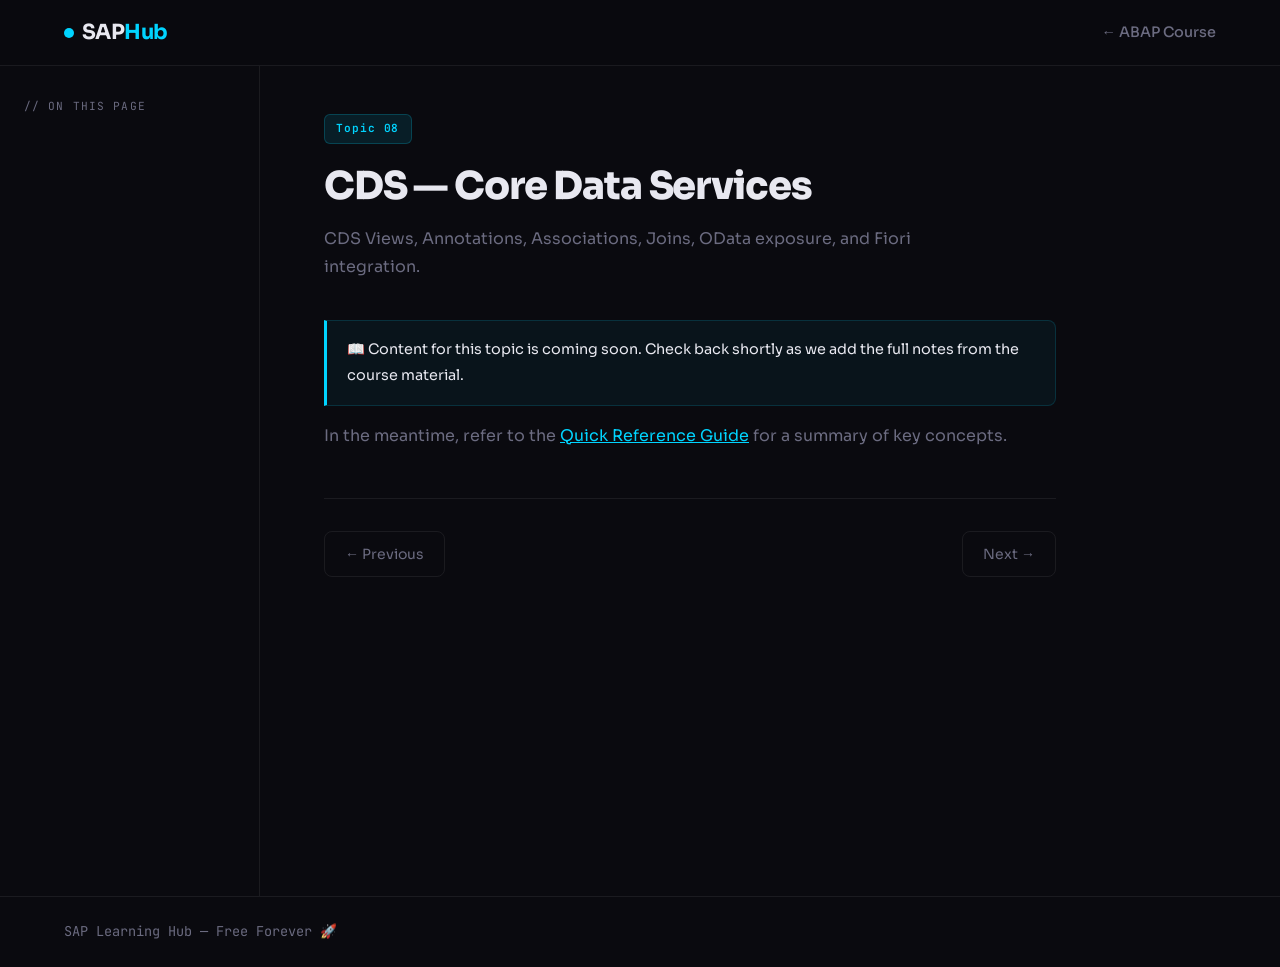
<file: sap-developers-learning-hub/abap/topic-cds.html>
<!DOCTYPE html>
<html lang="en">
<head>
  <meta charset="UTF-8" />
  <meta name="viewport" content="width=device-width, initial-scale=1.0" />
  <title>Topic 08: CDS Views | SAP Learning Hub</title>
  <link href="https://fonts.googleapis.com/css2?family=JetBrains+Mono:wght@400;600;700&family=Sora:wght@300;400;600;700;800&display=swap" rel="stylesheet" />
  <link rel="stylesheet" href="../style.css" />
  <link rel="stylesheet" href="abap.css" />
</head>
<body>
  <nav class="navbar">
    <a href="../index.html" class="nav-brand" style="text-decoration:none;"><span class="brand-dot"></span><span class="brand-name">SAP<span class="brand-accent">Hub</span></span></a>
    <div class="nav-links"><a href="index.html">← ABAP Course</a></div>
  </nav>
  <div class="topic-layout">
    <aside class="topic-sidebar">
      <p class="sidebar-title">// ON THIS PAGE</p>
      <ul class="sidebar-nav" id="sidebar-links"></ul>
    </aside>
    <main class="topic-content" id="main-content">
      <div class="topic-header">
        <span class="card-tag tag-abap">Topic 08</span>
        <h1>CDS — Core Data Services</h1>
        <p>CDS Views, Annotations, Associations, Joins, OData exposure, and Fiori integration.</p>
      </div>
      <div class="content-section">
        <div class="callout"><p>📖 Content for this topic is coming soon. Check back shortly as we add the full notes from the course material.</p></div>
        <p style="color:var(--text-muted); margin-top:1rem;">In the meantime, refer to the <a href="topic-quickref.html" style="color:var(--accent-abap);">Quick Reference Guide</a> for a summary of key concepts.</p>
      </div>
      <div class="topic-nav">
        <a href="topic-odata.html">← Previous</a>
        <a href="topic-amdp.html">Next →</a>
      </div>
    </main>
  </div>
  <footer class="footer"><span>SAP Learning Hub — Free Forever 🚀</span></footer>
</body>
</html>
</file>
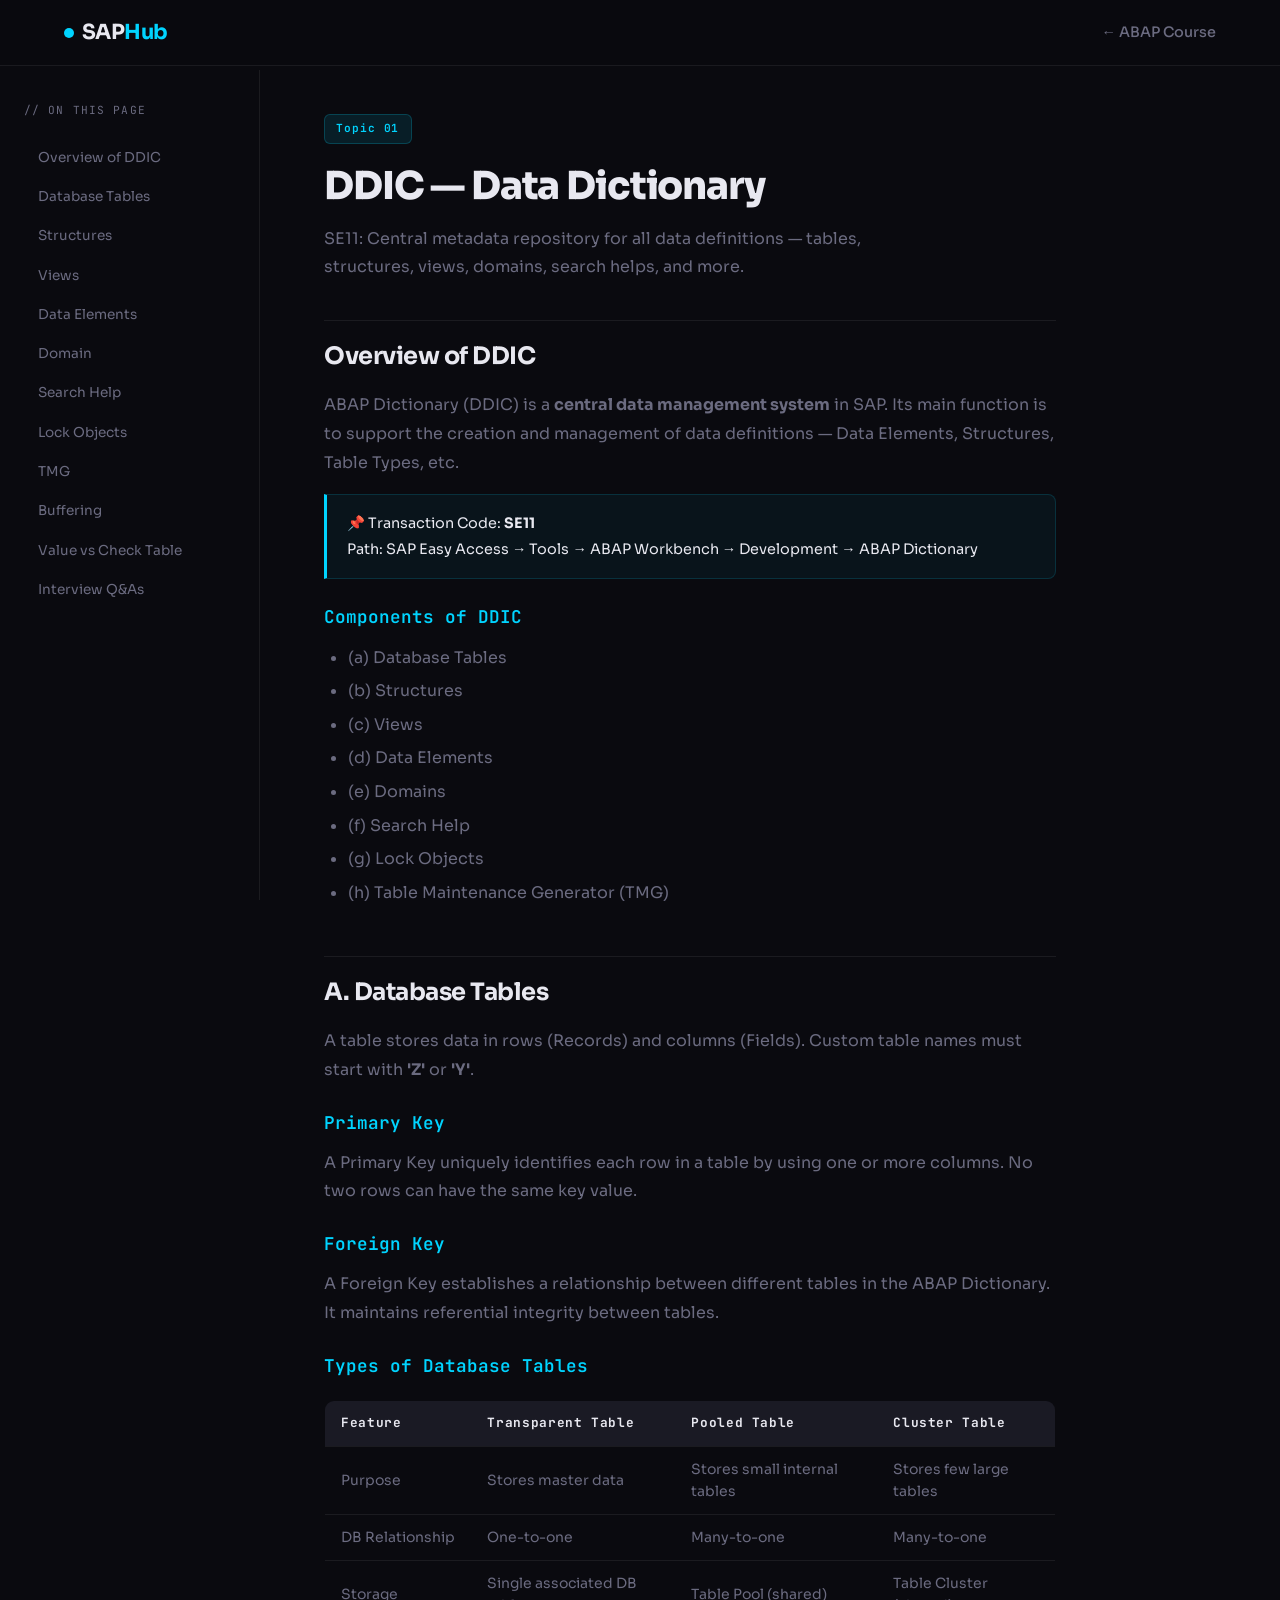
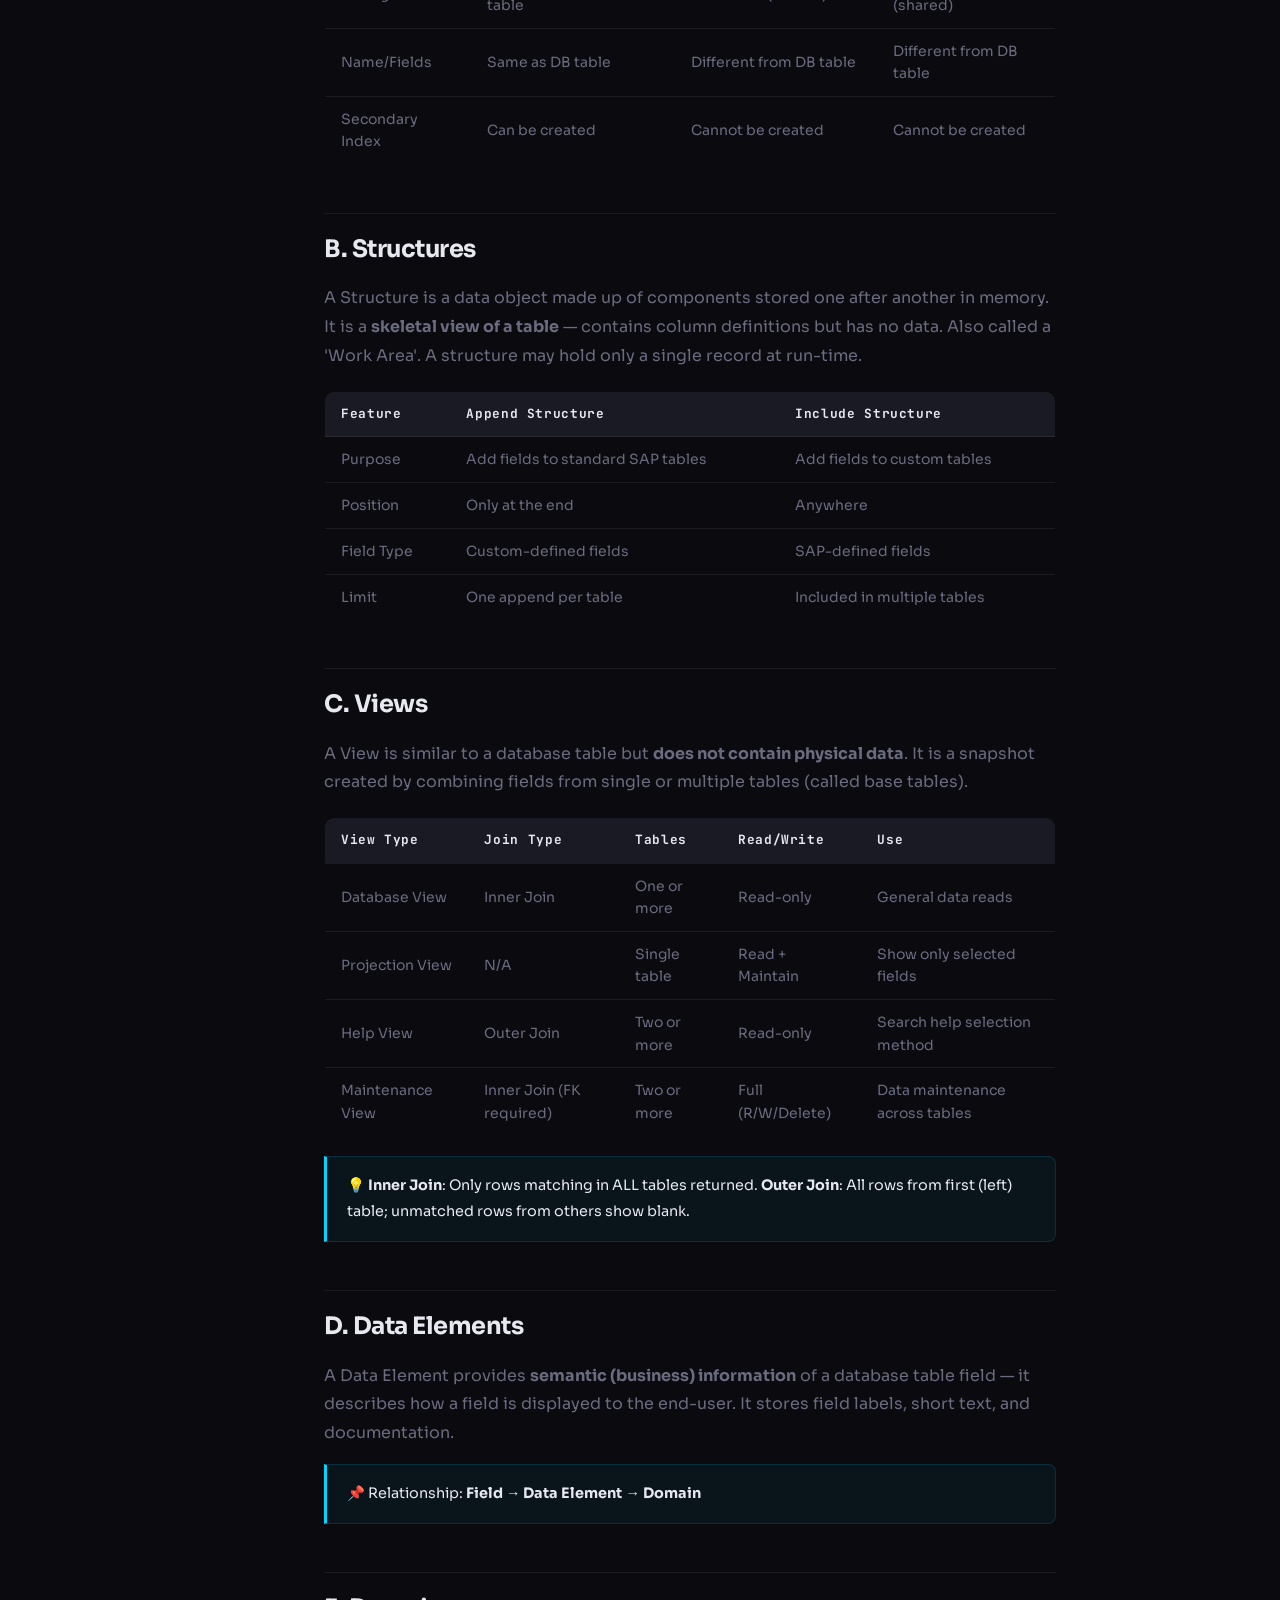
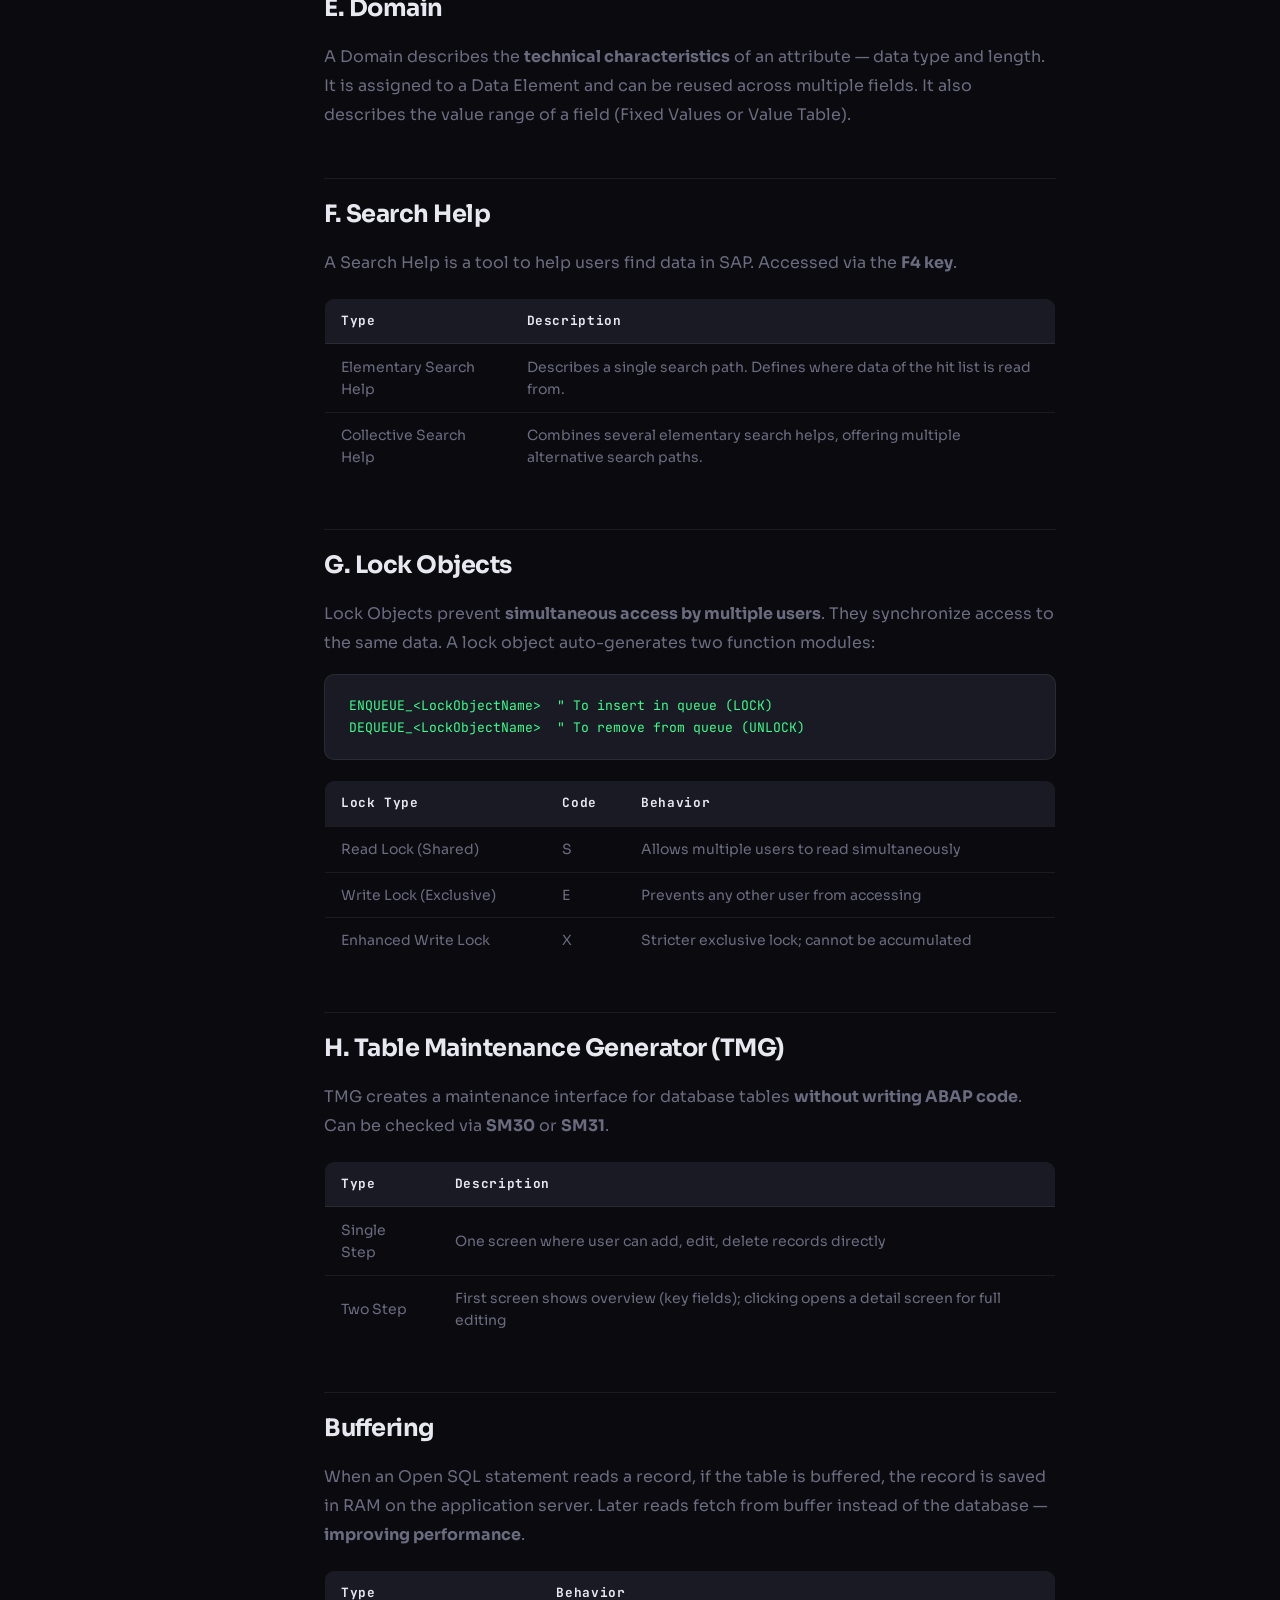
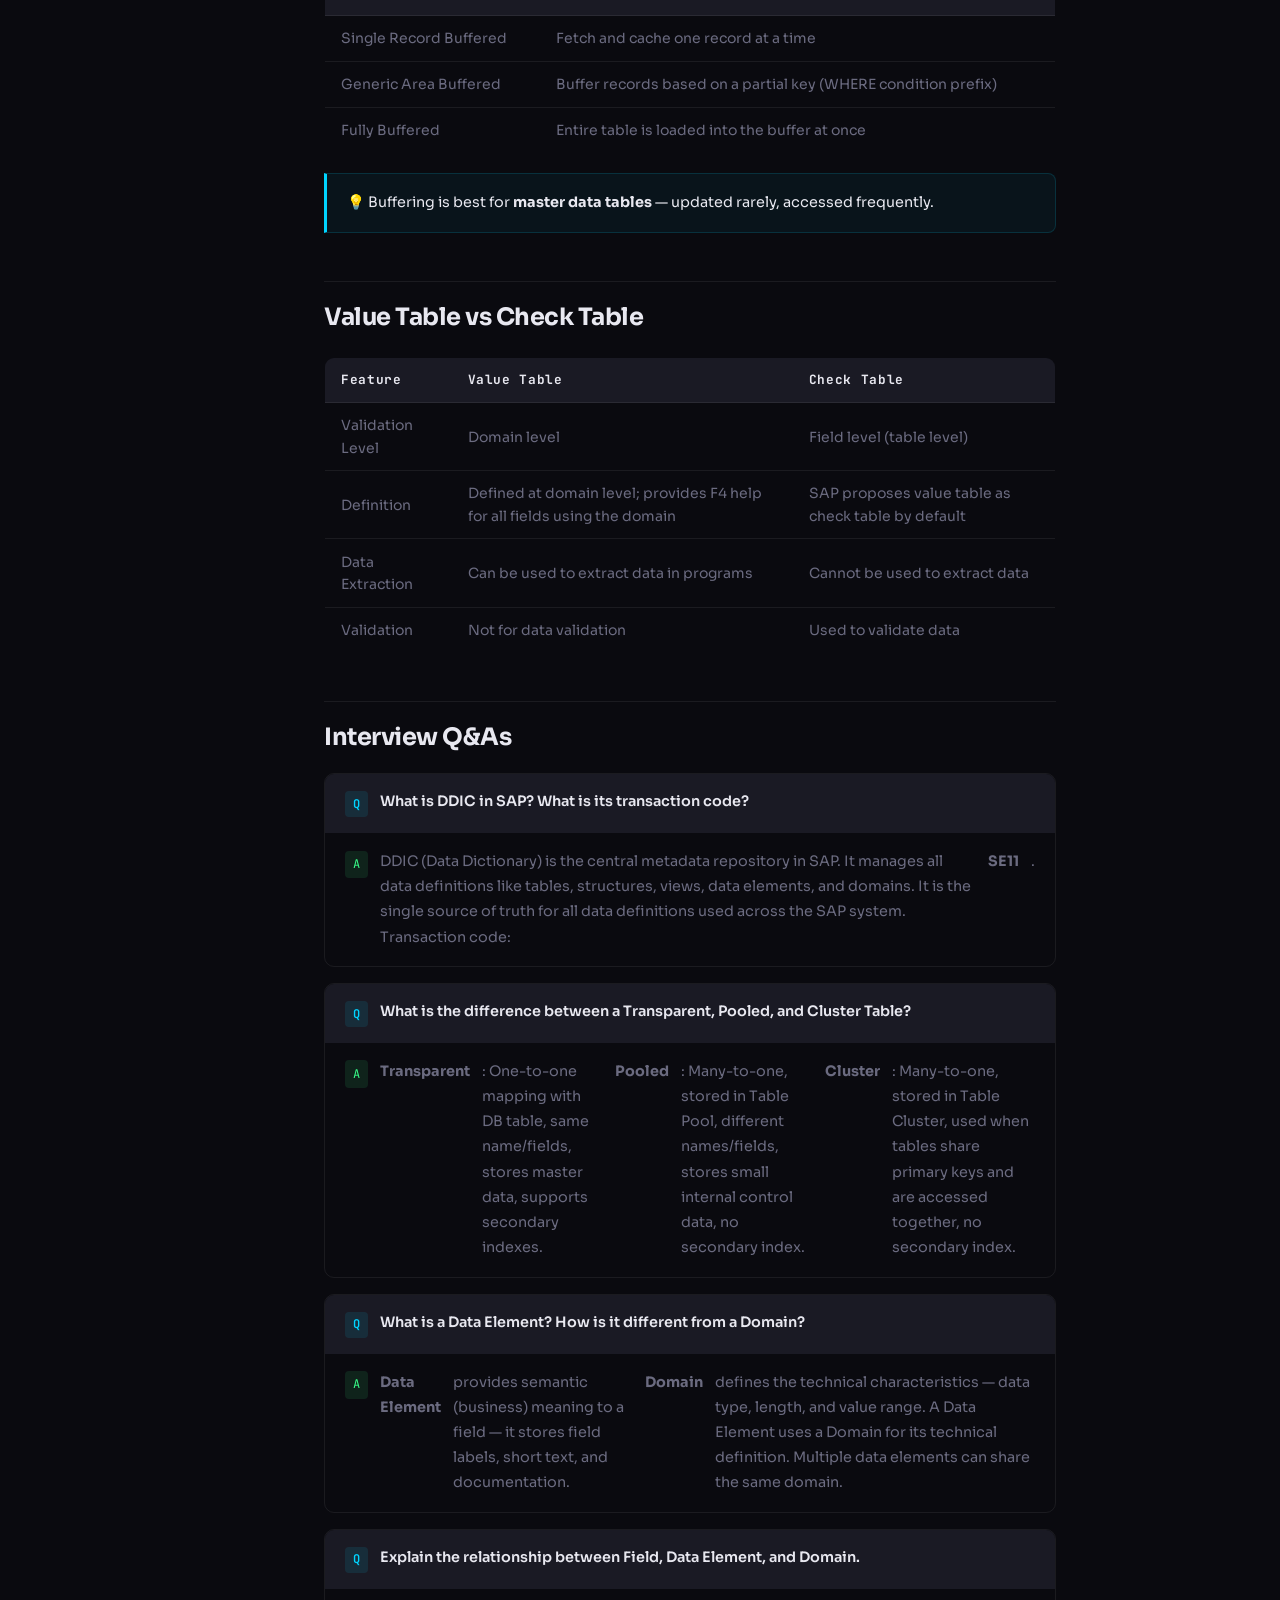
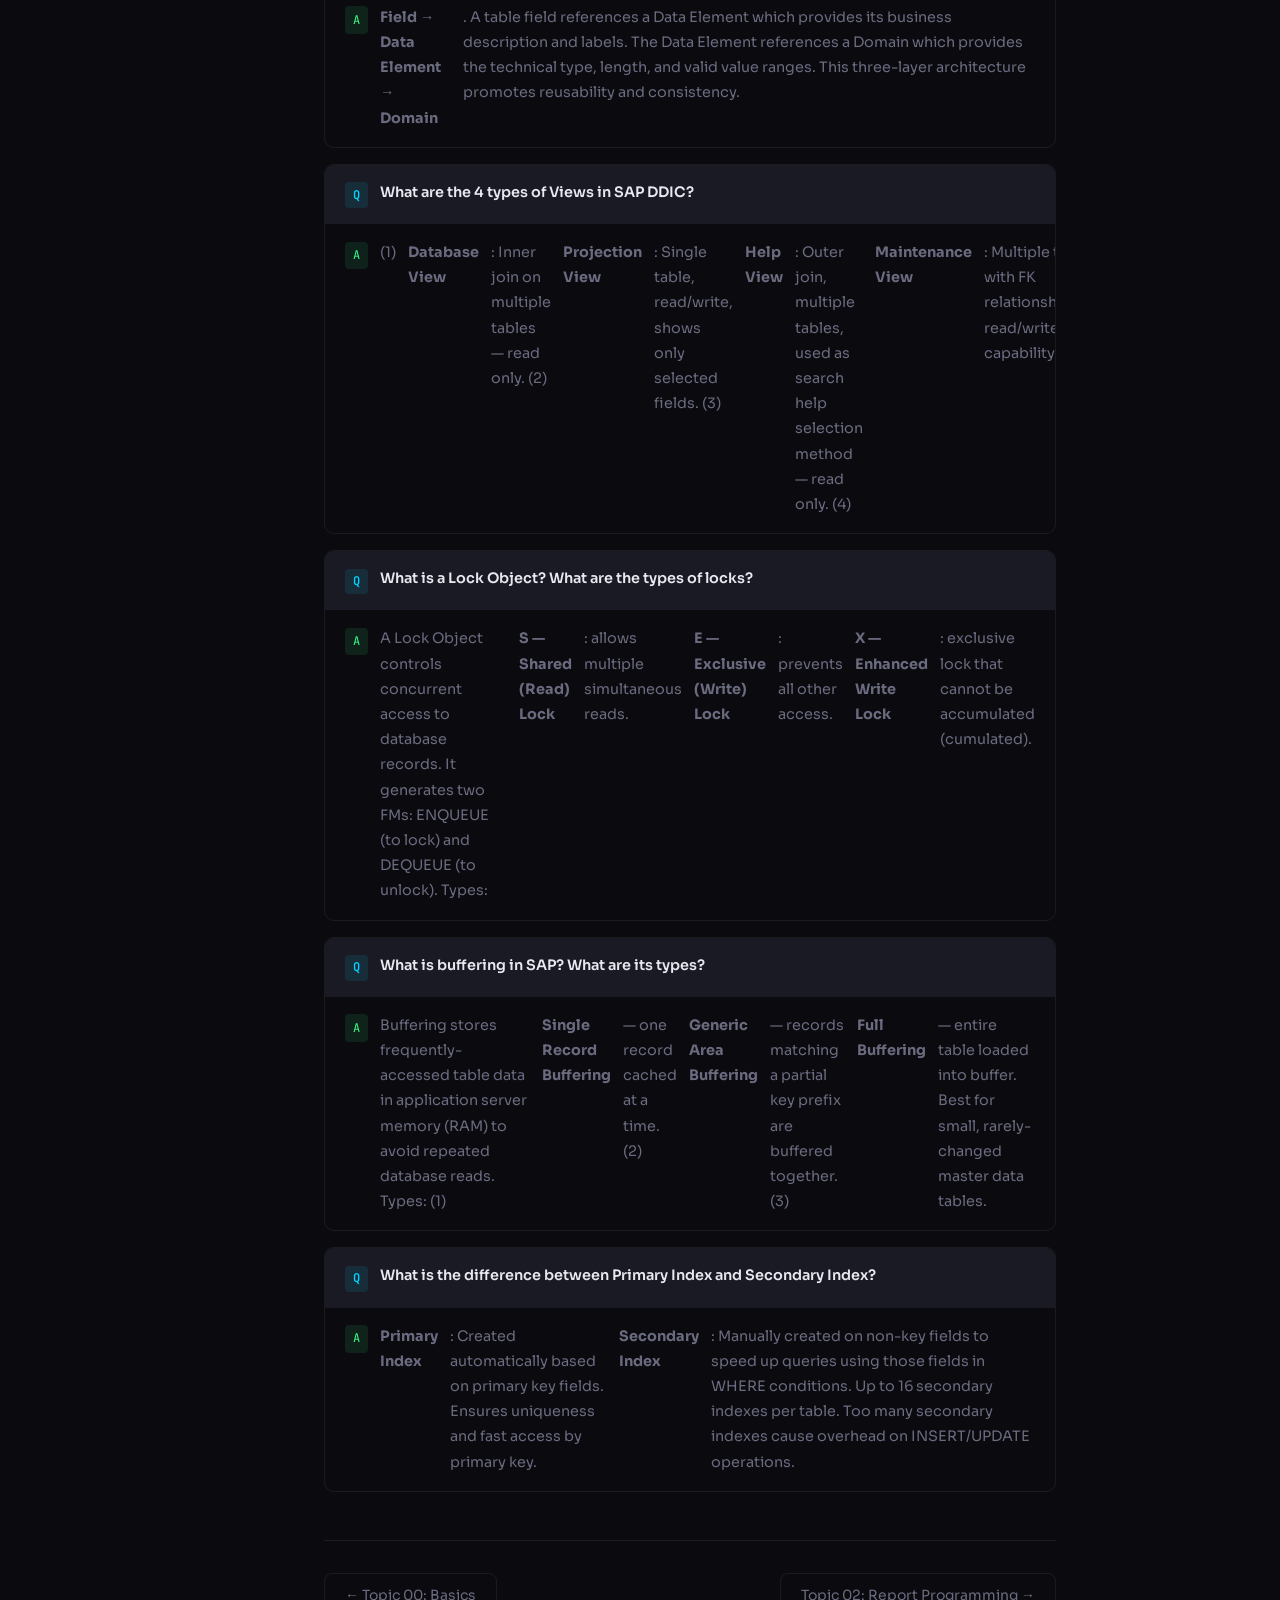
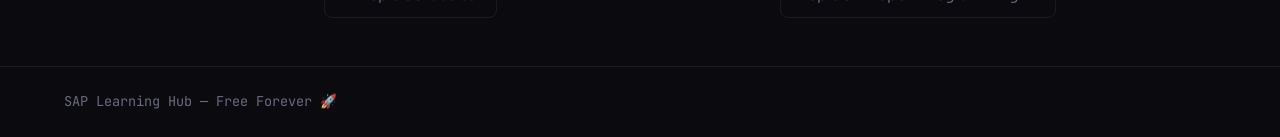
<file: sap-developers-learning-hub/abap/topic-ddic.html>
<!DOCTYPE html>
<html lang="en">
<head>
  <meta charset="UTF-8" />
  <meta name="viewport" content="width=device-width, initial-scale=1.0" />
  <title>Topic 01: DDIC | SAP Learning Hub</title>
  <link href="https://fonts.googleapis.com/css2?family=JetBrains+Mono:wght@400;600;700&family=Sora:wght@300;400;600;700;800&display=swap" rel="stylesheet" />
  <link rel="stylesheet" href="../style.css" />
  <link rel="stylesheet" href="abap.css" />
</head>
<body>
  <nav class="navbar">
    <a href="../index.html" class="nav-brand" style="text-decoration:none;"><span class="brand-dot"></span><span class="brand-name">SAP<span class="brand-accent">Hub</span></span></a>
    <div class="nav-links"><a href="index.html">← ABAP Course</a></div>
  </nav>

  <div class="topic-layout">
    <aside class="topic-sidebar">
      <p class="sidebar-title">// ON THIS PAGE</p>
      <ul class="sidebar-nav">
        <li><a href="#overview">Overview of DDIC</a></li>
        <li><a href="#db-tables">Database Tables</a></li>
        <li><a href="#structures">Structures</a></li>
        <li><a href="#views">Views</a></li>
        <li><a href="#data-elements">Data Elements</a></li>
        <li><a href="#domain">Domain</a></li>
        <li><a href="#search-help">Search Help</a></li>
        <li><a href="#lock-objects">Lock Objects</a></li>
        <li><a href="#tmg">TMG</a></li>
        <li><a href="#buffering">Buffering</a></li>
        <li><a href="#value-check">Value vs Check Table</a></li>
        <li><a href="#interview-qa">Interview Q&amp;As</a></li>
      </ul>
    </aside>

    <main class="topic-content">
      <div class="topic-header">
        <span class="card-tag tag-abap">Topic 01</span>
        <h1>DDIC — Data Dictionary</h1>
        <p>SE11: Central metadata repository for all data definitions — tables, structures, views, domains, search helps, and more.</p>
      </div>

      <div class="content-section" id="overview">
        <h2>Overview of DDIC</h2>
        <p>ABAP Dictionary (DDIC) is a <strong>central data management system</strong> in SAP. Its main function is to support the creation and management of data definitions — Data Elements, Structures, Table Types, etc.</p>
        <div class="callout"><p>📌 Transaction Code: <strong>SE11</strong><br/>Path: SAP Easy Access → Tools → ABAP Workbench → Development → ABAP Dictionary</p></div>
        <h3>Components of DDIC</h3>
        <ul>
          <li>(a) Database Tables</li>
          <li>(b) Structures</li>
          <li>(c) Views</li>
          <li>(d) Data Elements</li>
          <li>(e) Domains</li>
          <li>(f) Search Help</li>
          <li>(g) Lock Objects</li>
          <li>(h) Table Maintenance Generator (TMG)</li>
        </ul>
      </div>

      <div class="content-section" id="db-tables">
        <h2>A. Database Tables</h2>
        <p>A table stores data in rows (Records) and columns (Fields). Custom table names must start with <strong>'Z'</strong> or <strong>'Y'</strong>.</p>
        <h3>Primary Key</h3>
        <p>A Primary Key uniquely identifies each row in a table by using one or more columns. No two rows can have the same key value.</p>
        <h3>Foreign Key</h3>
        <p>A Foreign Key establishes a relationship between different tables in the ABAP Dictionary. It maintains referential integrity between tables.</p>
        <h3>Types of Database Tables</h3>
        <table class="content-table">
          <tr><th>Feature</th><th>Transparent Table</th><th>Pooled Table</th><th>Cluster Table</th></tr>
          <tr><td>Purpose</td><td>Stores master data</td><td>Stores small internal tables</td><td>Stores few large tables</td></tr>
          <tr><td>DB Relationship</td><td>One-to-one</td><td>Many-to-one</td><td>Many-to-one</td></tr>
          <tr><td>Storage</td><td>Single associated DB table</td><td>Table Pool (shared)</td><td>Table Cluster (shared)</td></tr>
          <tr><td>Name/Fields</td><td>Same as DB table</td><td>Different from DB table</td><td>Different from DB table</td></tr>
          <tr><td>Secondary Index</td><td>Can be created</td><td>Cannot be created</td><td>Cannot be created</td></tr>
        </table>
      </div>

      <div class="content-section" id="structures">
        <h2>B. Structures</h2>
        <p>A Structure is a data object made up of components stored one after another in memory. It is a <strong>skeletal view of a table</strong> — contains column definitions but has no data. Also called a 'Work Area'. A structure may hold only a single record at run-time.</p>
        <table class="content-table">
          <tr><th>Feature</th><th>Append Structure</th><th>Include Structure</th></tr>
          <tr><td>Purpose</td><td>Add fields to standard SAP tables</td><td>Add fields to custom tables</td></tr>
          <tr><td>Position</td><td>Only at the end</td><td>Anywhere</td></tr>
          <tr><td>Field Type</td><td>Custom-defined fields</td><td>SAP-defined fields</td></tr>
          <tr><td>Limit</td><td>One append per table</td><td>Included in multiple tables</td></tr>
        </table>
      </div>

      <div class="content-section" id="views">
        <h2>C. Views</h2>
        <p>A View is similar to a database table but <strong>does not contain physical data</strong>. It is a snapshot created by combining fields from single or multiple tables (called base tables).</p>
        <table class="content-table">
          <tr><th>View Type</th><th>Join Type</th><th>Tables</th><th>Read/Write</th><th>Use</th></tr>
          <tr><td>Database View</td><td>Inner Join</td><td>One or more</td><td>Read-only</td><td>General data reads</td></tr>
          <tr><td>Projection View</td><td>N/A</td><td>Single table</td><td>Read + Maintain</td><td>Show only selected fields</td></tr>
          <tr><td>Help View</td><td>Outer Join</td><td>Two or more</td><td>Read-only</td><td>Search help selection method</td></tr>
          <tr><td>Maintenance View</td><td>Inner Join (FK required)</td><td>Two or more</td><td>Full (R/W/Delete)</td><td>Data maintenance across tables</td></tr>
        </table>
        <div class="callout"><p>💡 <strong>Inner Join</strong>: Only rows matching in ALL tables returned. <strong>Outer Join</strong>: All rows from first (left) table; unmatched rows from others show blank.</p></div>
      </div>

      <div class="content-section" id="data-elements">
        <h2>D. Data Elements</h2>
        <p>A Data Element provides <strong>semantic (business) information</strong> of a database table field — it describes how a field is displayed to the end-user. It stores field labels, short text, and documentation.</p>
        <div class="callout"><p>📌 Relationship: <strong>Field → Data Element → Domain</strong></p></div>
      </div>

      <div class="content-section" id="domain">
        <h2>E. Domain</h2>
        <p>A Domain describes the <strong>technical characteristics</strong> of an attribute — data type and length. It is assigned to a Data Element and can be reused across multiple fields. It also describes the value range of a field (Fixed Values or Value Table).</p>
      </div>

      <div class="content-section" id="search-help">
        <h2>F. Search Help</h2>
        <p>A Search Help is a tool to help users find data in SAP. Accessed via the <strong>F4 key</strong>.</p>
        <table class="content-table">
          <tr><th>Type</th><th>Description</th></tr>
          <tr><td>Elementary Search Help</td><td>Describes a single search path. Defines where data of the hit list is read from.</td></tr>
          <tr><td>Collective Search Help</td><td>Combines several elementary search helps, offering multiple alternative search paths.</td></tr>
        </table>
      </div>

      <div class="content-section" id="lock-objects">
        <h2>G. Lock Objects</h2>
        <p>Lock Objects prevent <strong>simultaneous access by multiple users</strong>. They synchronize access to the same data. A lock object auto-generates two function modules:</p>
        <div class="code-block">ENQUEUE_&lt;LockObjectName&gt;  " To insert in queue (LOCK)
DEQUEUE_&lt;LockObjectName&gt;  " To remove from queue (UNLOCK)</div>
        <table class="content-table">
          <tr><th>Lock Type</th><th>Code</th><th>Behavior</th></tr>
          <tr><td>Read Lock (Shared)</td><td>S</td><td>Allows multiple users to read simultaneously</td></tr>
          <tr><td>Write Lock (Exclusive)</td><td>E</td><td>Prevents any other user from accessing</td></tr>
          <tr><td>Enhanced Write Lock</td><td>X</td><td>Stricter exclusive lock; cannot be accumulated</td></tr>
        </table>
      </div>

      <div class="content-section" id="tmg">
        <h2>H. Table Maintenance Generator (TMG)</h2>
        <p>TMG creates a maintenance interface for database tables <strong>without writing ABAP code</strong>. Can be checked via <strong>SM30</strong> or <strong>SM31</strong>.</p>
        <table class="content-table">
          <tr><th>Type</th><th>Description</th></tr>
          <tr><td>Single Step</td><td>One screen where user can add, edit, delete records directly</td></tr>
          <tr><td>Two Step</td><td>First screen shows overview (key fields); clicking opens a detail screen for full editing</td></tr>
        </table>
      </div>

      <div class="content-section" id="buffering">
        <h2>Buffering</h2>
        <p>When an Open SQL statement reads a record, if the table is buffered, the record is saved in RAM on the application server. Later reads fetch from buffer instead of the database — <strong>improving performance</strong>.</p>
        <table class="content-table">
          <tr><th>Type</th><th>Behavior</th></tr>
          <tr><td>Single Record Buffered</td><td>Fetch and cache one record at a time</td></tr>
          <tr><td>Generic Area Buffered</td><td>Buffer records based on a partial key (WHERE condition prefix)</td></tr>
          <tr><td>Fully Buffered</td><td>Entire table is loaded into the buffer at once</td></tr>
        </table>
        <div class="callout"><p>💡 Buffering is best for <strong>master data tables</strong> — updated rarely, accessed frequently.</p></div>
      </div>

      <div class="content-section" id="value-check">
        <h2>Value Table vs Check Table</h2>
        <table class="content-table">
          <tr><th>Feature</th><th>Value Table</th><th>Check Table</th></tr>
          <tr><td>Validation Level</td><td>Domain level</td><td>Field level (table level)</td></tr>
          <tr><td>Definition</td><td>Defined at domain level; provides F4 help for all fields using the domain</td><td>SAP proposes value table as check table by default</td></tr>
          <tr><td>Data Extraction</td><td>Can be used to extract data in programs</td><td>Cannot be used to extract data</td></tr>
          <tr><td>Validation</td><td>Not for data validation</td><td>Used to validate data</td></tr>
        </table>
      </div>

      <div class="content-section" id="interview-qa">
        <h2>Interview Q&amp;As</h2>

        <div class="qa-block">
          <div class="qa-question"><span class="qa-q-label">Q</span>What is DDIC in SAP? What is its transaction code?</div>
          <div class="qa-answer"><span class="qa-a-label">A</span>DDIC (Data Dictionary) is the central metadata repository in SAP. It manages all data definitions like tables, structures, views, data elements, and domains. It is the single source of truth for all data definitions used across the SAP system. Transaction code: <strong>SE11</strong>.</div>
        </div>

        <div class="qa-block">
          <div class="qa-question"><span class="qa-q-label">Q</span>What is the difference between a Transparent, Pooled, and Cluster Table?</div>
          <div class="qa-answer"><span class="qa-a-label">A</span><strong>Transparent</strong>: One-to-one mapping with DB table, same name/fields, stores master data, supports secondary indexes. <strong>Pooled</strong>: Many-to-one, stored in Table Pool, different names/fields, stores small internal control data, no secondary index. <strong>Cluster</strong>: Many-to-one, stored in Table Cluster, used when tables share primary keys and are accessed together, no secondary index.</div>
        </div>

        <div class="qa-block">
          <div class="qa-question"><span class="qa-q-label">Q</span>What is a Data Element? How is it different from a Domain?</div>
          <div class="qa-answer"><span class="qa-a-label">A</span><strong>Data Element</strong> provides semantic (business) meaning to a field — it stores field labels, short text, and documentation. <strong>Domain</strong> defines the technical characteristics — data type, length, and value range. A Data Element uses a Domain for its technical definition. Multiple data elements can share the same domain.</div>
        </div>

        <div class="qa-block">
          <div class="qa-question"><span class="qa-q-label">Q</span>Explain the relationship between Field, Data Element, and Domain.</div>
          <div class="qa-answer"><span class="qa-a-label">A</span><strong>Field → Data Element → Domain</strong>. A table field references a Data Element which provides its business description and labels. The Data Element references a Domain which provides the technical type, length, and valid value ranges. This three-layer architecture promotes reusability and consistency.</div>
        </div>

        <div class="qa-block">
          <div class="qa-question"><span class="qa-q-label">Q</span>What are the 4 types of Views in SAP DDIC?</div>
          <div class="qa-answer"><span class="qa-a-label">A</span>(1) <strong>Database View</strong>: Inner join on multiple tables — read only. (2) <strong>Projection View</strong>: Single table, read/write, shows only selected fields. (3) <strong>Help View</strong>: Outer join, multiple tables, used as search help selection method — read only. (4) <strong>Maintenance View</strong>: Multiple tables with FK relationship, full read/write/delete capability.</div>
        </div>

        <div class="qa-block">
          <div class="qa-question"><span class="qa-q-label">Q</span>What is a Lock Object? What are the types of locks?</div>
          <div class="qa-answer"><span class="qa-a-label">A</span>A Lock Object controls concurrent access to database records. It generates two FMs: ENQUEUE (to lock) and DEQUEUE (to unlock). Types: <strong>S — Shared (Read) Lock</strong>: allows multiple simultaneous reads. <strong>E — Exclusive (Write) Lock</strong>: prevents all other access. <strong>X — Enhanced Write Lock</strong>: exclusive lock that cannot be accumulated (cumulated).</div>
        </div>

        <div class="qa-block">
          <div class="qa-question"><span class="qa-q-label">Q</span>What is buffering in SAP? What are its types?</div>
          <div class="qa-answer"><span class="qa-a-label">A</span>Buffering stores frequently-accessed table data in application server memory (RAM) to avoid repeated database reads. Types: (1) <strong>Single Record Buffering</strong> — one record cached at a time. (2) <strong>Generic Area Buffering</strong> — records matching a partial key prefix are buffered together. (3) <strong>Full Buffering</strong> — entire table loaded into buffer. Best for small, rarely-changed master data tables.</div>
        </div>

        <div class="qa-block">
          <div class="qa-question"><span class="qa-q-label">Q</span>What is the difference between Primary Index and Secondary Index?</div>
          <div class="qa-answer"><span class="qa-a-label">A</span><strong>Primary Index</strong>: Created automatically based on primary key fields. Ensures uniqueness and fast access by primary key. <strong>Secondary Index</strong>: Manually created on non-key fields to speed up queries using those fields in WHERE conditions. Up to 16 secondary indexes per table. Too many secondary indexes cause overhead on INSERT/UPDATE operations.</div>
        </div>

      </div>

      <div class="topic-nav">
        <a href="topic-basics.html">← Topic 00: Basics</a>
        <a href="topic-reports.html">Topic 02: Report Programming →</a>
      </div>
    </main>
  </div>

  <footer class="footer"><span>SAP Learning Hub — Free Forever 🚀</span></footer>
</body>
</html>
</file>
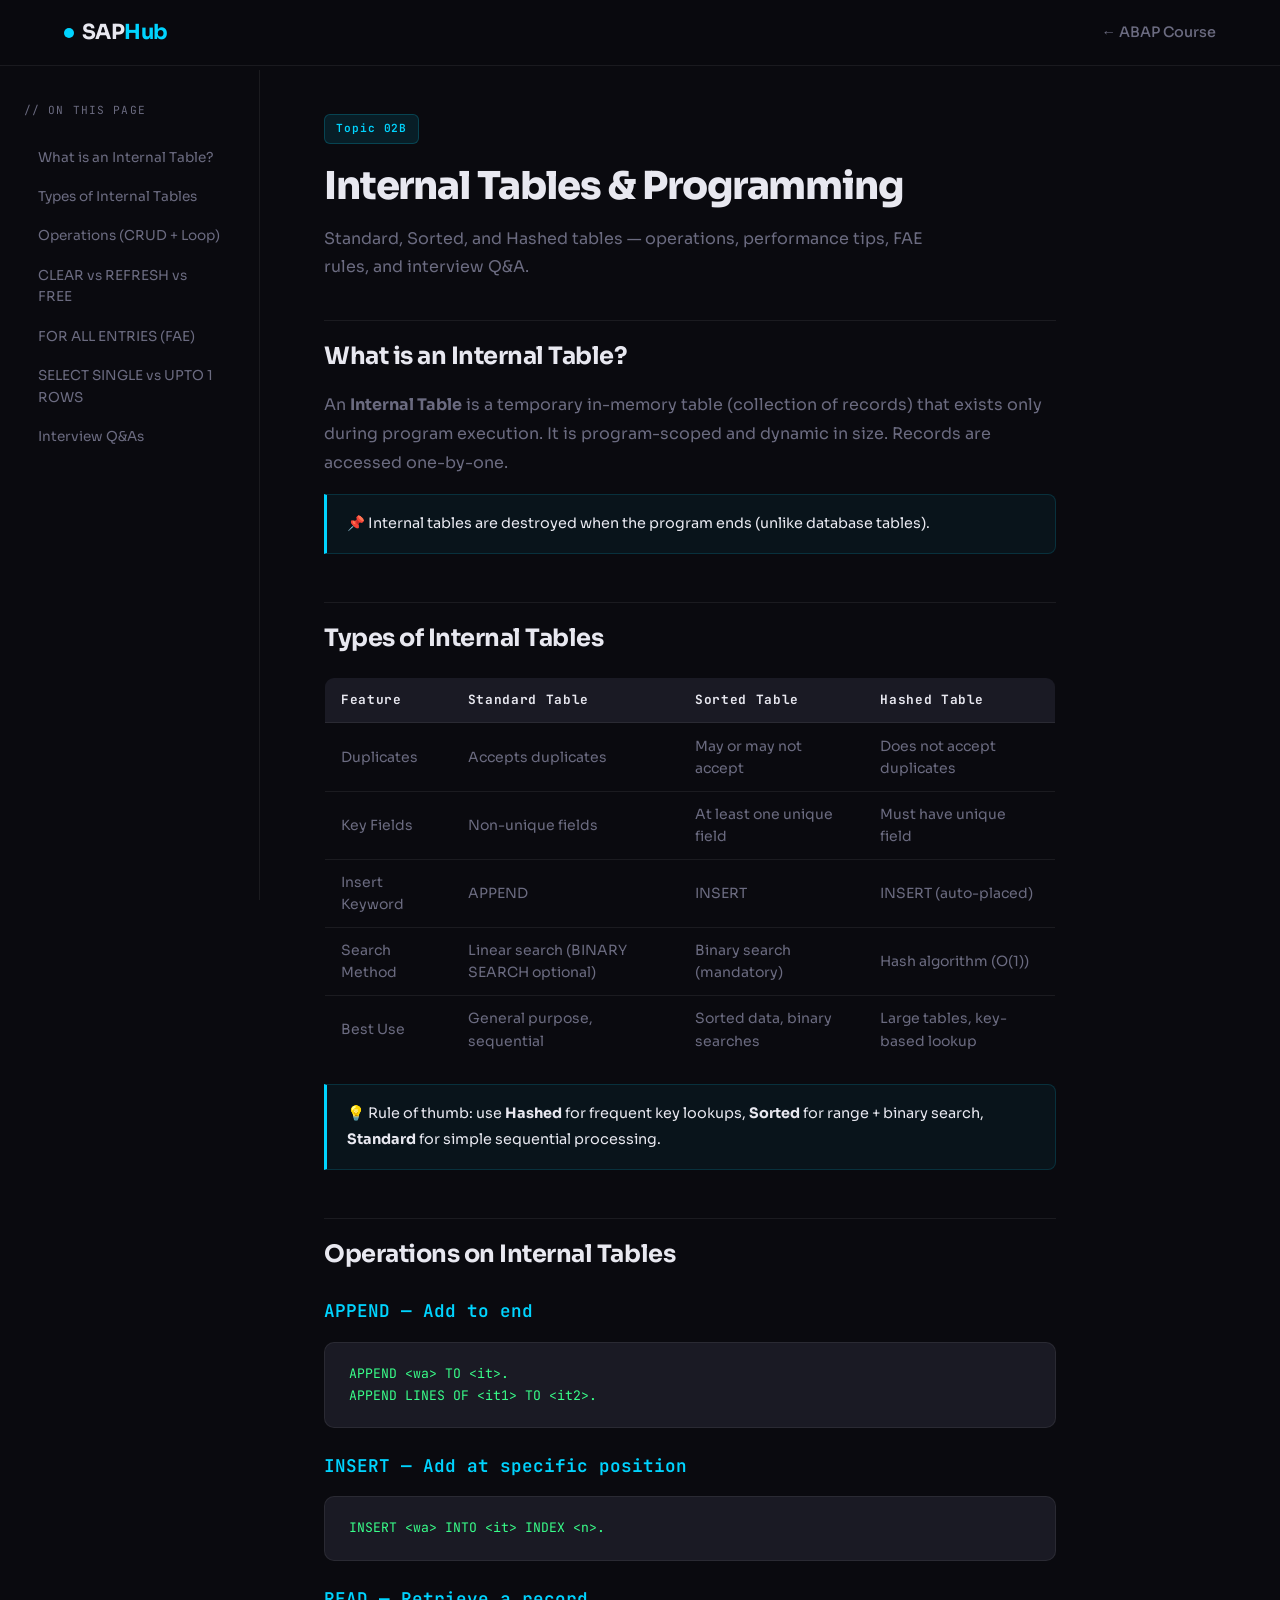
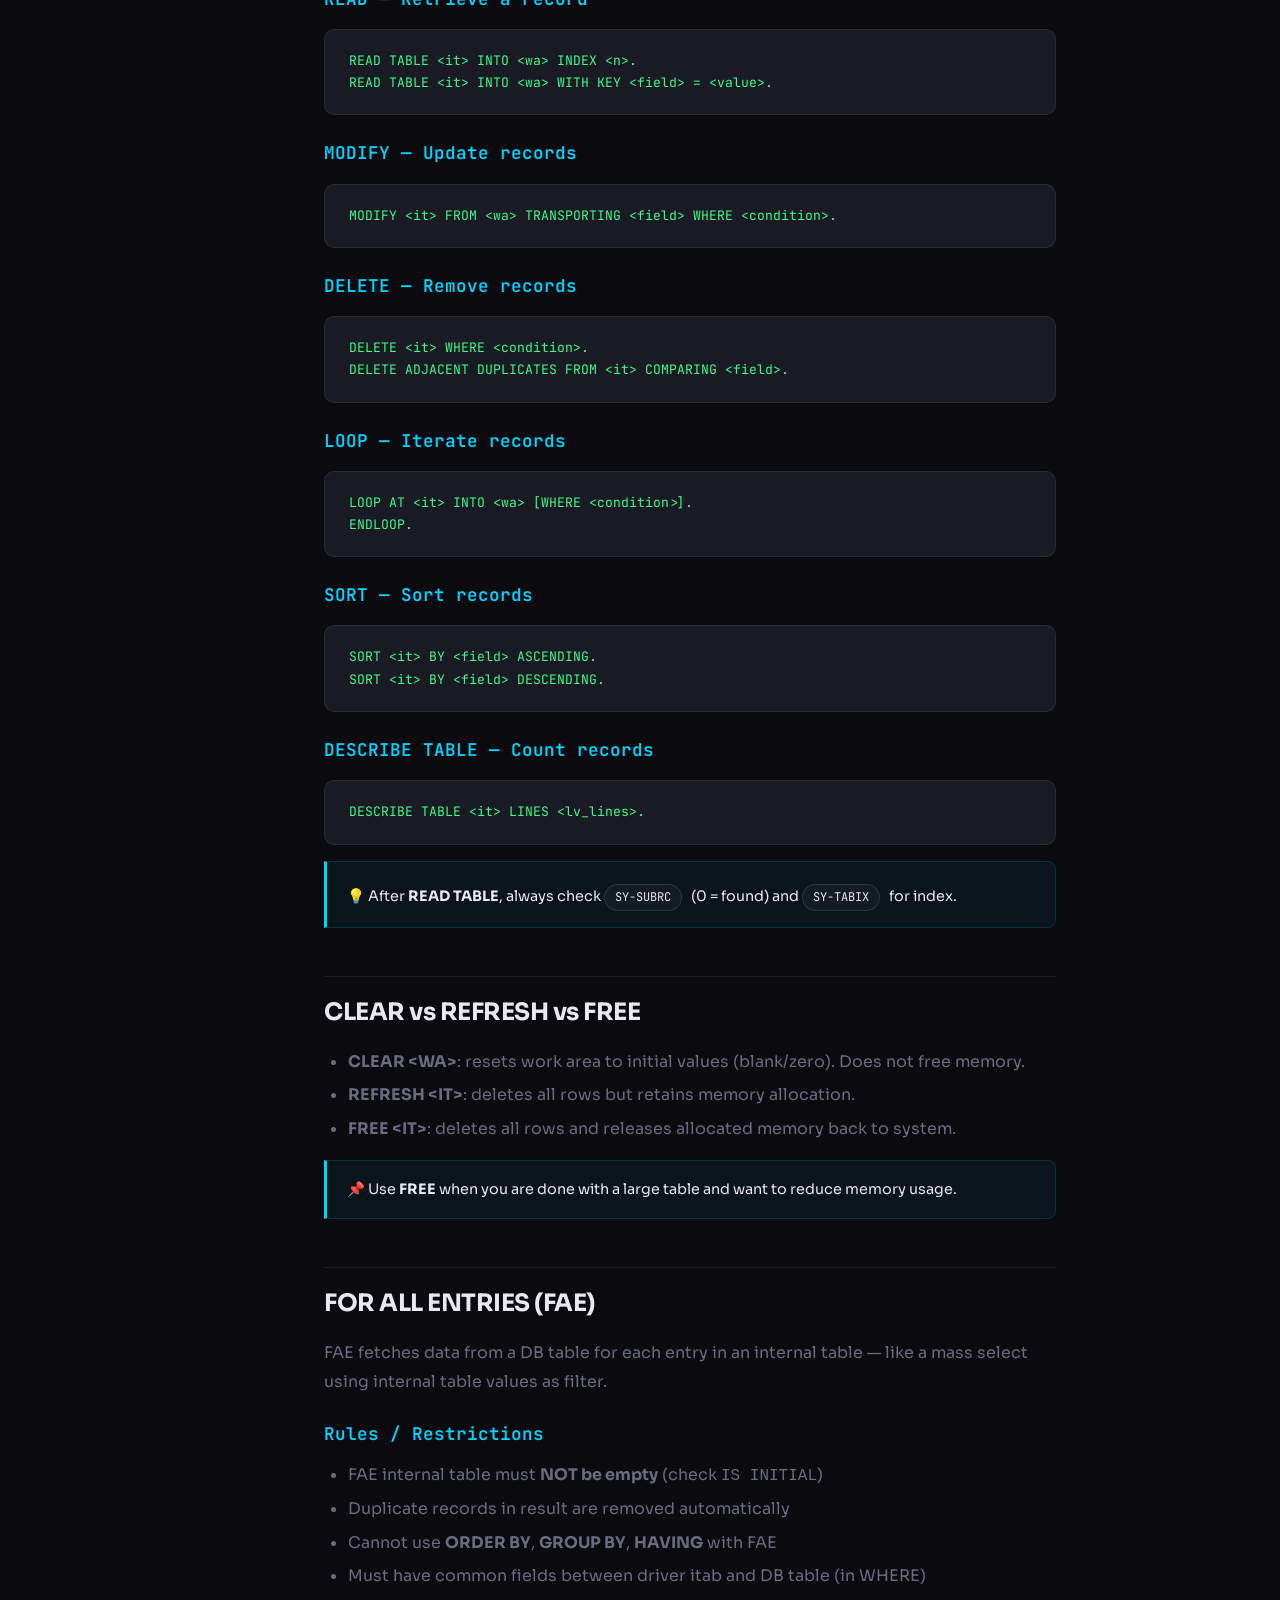
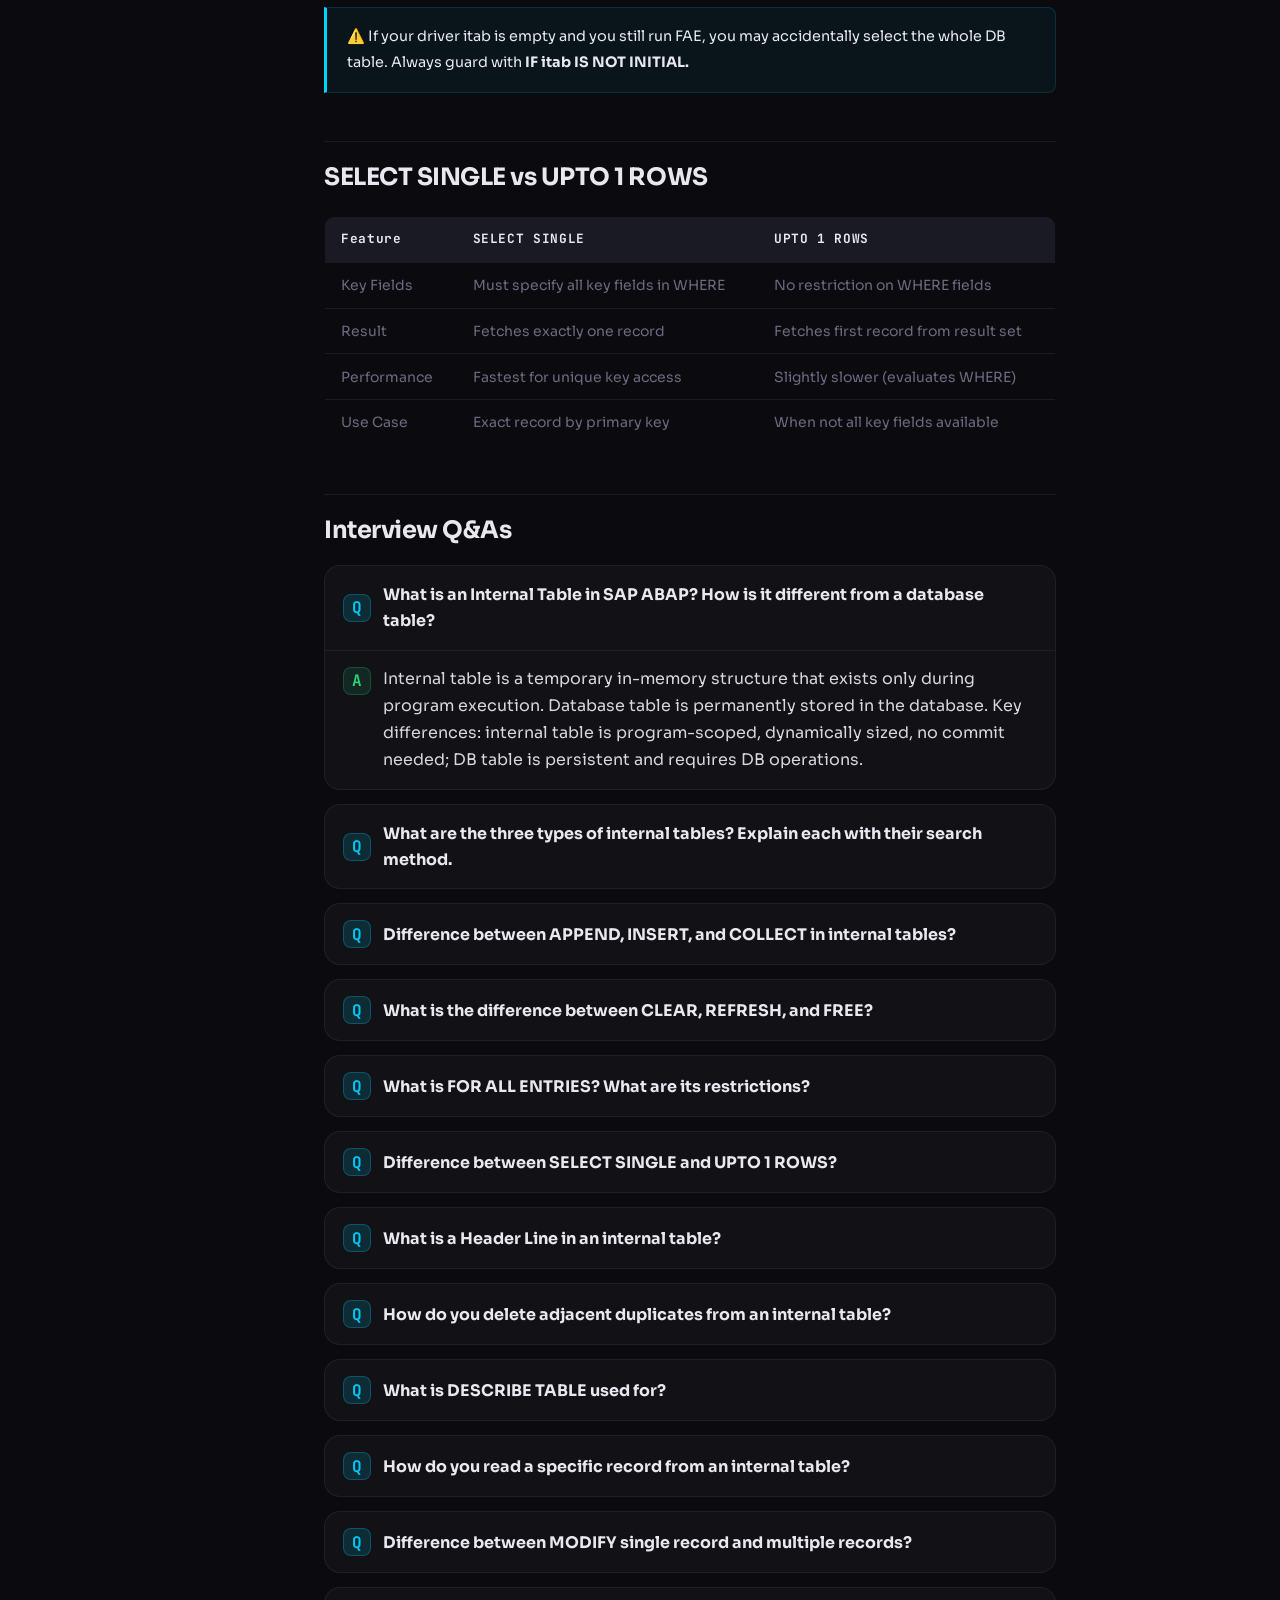
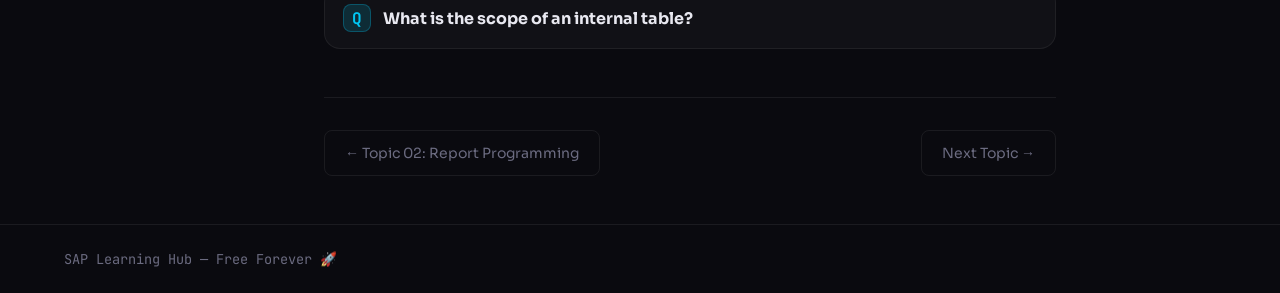
<file: sap-developers-learning-hub/abap/topic-internal-tables.html>
<!DOCTYPE html>
<html lang="en">
<head>
  <meta charset="UTF-8" />
  <meta name="viewport" content="width=device-width, initial-scale=1.0" />
  <title>Topic 02B: Internal Tables | SAP Learning Hub</title>

  <link href="https://fonts.googleapis.com/css2?family=JetBrains+Mono:wght@400;600;700&family=Sora:wght@300;400;600;700;800&display=swap" rel="stylesheet" />
  <link rel="stylesheet" href="../style.css" />
  <link rel="stylesheet" href="abap.css" />

  <!-- Small extra styles only for Q&A accordion (same as Topic 02) -->
  <style>
    .qa-accordion { display: grid; gap: 14px; }
    .qa-item {
      border-radius: 16px;
      overflow: hidden;
      border: 1px solid rgba(255,255,255,0.06);
      background: rgba(255,255,255,0.03);
    }
    .qa-item summary {
      list-style: none;
      cursor: pointer;
      display: flex;
      align-items: center;
      gap: 12px;
      padding: 16px 18px;
      font-weight: 700;
      font-size: 16px;
    }
    .qa-item summary::-webkit-details-marker { display: none; }
    .qa-q-badge {
      width: 28px; height: 28px;
      border-radius: 8px;
      display: inline-flex;
      align-items: center;
      justify-content: center;
      font-family: "JetBrains Mono", monospace;
      font-weight: 700;
      background: rgba(0, 208, 255, 0.14);
      border: 1px solid rgba(0, 208, 255, 0.25);
      color: rgba(0, 208, 255, 0.95);
      flex: 0 0 auto;
    }
    .qa-body {
      padding: 0 18px 16px 18px;
      border-top: 1px solid rgba(255,255,255,0.06);
    }
    .qa-a-row {
      display: flex;
      gap: 12px;
      padding-top: 14px;
      align-items: flex-start;
    }
    .qa-a-badge {
      width: 28px; height: 28px;
      border-radius: 8px;
      display: inline-flex;
      align-items: center;
      justify-content: center;
      font-family: "JetBrains Mono", monospace;
      font-weight: 700;
      background: rgba(45, 215, 125, 0.12);
      border: 1px solid rgba(45, 215, 125, 0.22);
      color: rgba(45, 215, 125, 0.95);
      flex: 0 0 auto;
      margin-top: 2px;
    }
    .qa-answer-text { opacity: 0.92; line-height: 1.7; }
    .pill {
      display: inline-block;
      padding: 2px 10px;
      border-radius: 999px;
      font-family: "JetBrains Mono", monospace;
      font-size: 12px;
      border: 1px solid rgba(255,255,255,0.10);
      background: rgba(255,255,255,0.04);
      margin-right: 6px;
      margin-top: 6px;
    }
  </style>
</head>

<body>
  <nav class="navbar">
    <a href="../index.html" class="nav-brand" style="text-decoration:none;">
      <span class="brand-dot"></span>
      <span class="brand-name">SAP<span class="brand-accent">Hub</span></span>
    </a>
    <div class="nav-links"><a href="index.html">← ABAP Course</a></div>
  </nav>

  <div class="topic-layout">
    <aside class="topic-sidebar">
      <p class="sidebar-title">// ON THIS PAGE</p>
      <ul class="sidebar-nav">
        <li><a href="#overview">What is an Internal Table?</a></li>
        <li><a href="#types">Types of Internal Tables</a></li>
        <li><a href="#operations">Operations (CRUD + Loop)</a></li>
        <li><a href="#init">CLEAR vs REFRESH vs FREE</a></li>
        <li><a href="#fae">FOR ALL ENTRIES (FAE)</a></li>
        <li><a href="#single-vs-upto">SELECT SINGLE vs UPTO 1 ROWS</a></li>
        <li><a href="#interview-qa">Interview Q&amp;As</a></li>
      </ul>
    </aside>

    <main class="topic-content">
      <div class="topic-header">
        <span class="card-tag tag-abap">Topic 02B</span>
        <h1>Internal Tables &amp; Programming</h1>
        <p>Standard, Sorted, and Hashed tables — operations, performance tips, FAE rules, and interview Q&amp;A.</p>
      </div>

      <!-- Overview -->
      <div class="content-section" id="overview">
        <h2>What is an Internal Table?</h2>
        <p>
          An <strong>Internal Table</strong> is a temporary in-memory table (collection of records) that exists only during program execution.
          It is program-scoped and dynamic in size. Records are accessed one-by-one.
        </p>
        <div class="callout">
          <p>📌 Internal tables are destroyed when the program ends (unlike database tables).</p>
        </div>
      </div>

      <!-- Types -->
      <div class="content-section" id="types">
        <h2>Types of Internal Tables</h2>

        <table class="content-table">
          <tr><th>Feature</th><th>Standard Table</th><th>Sorted Table</th><th>Hashed Table</th></tr>
          <tr><td>Duplicates</td><td>Accepts duplicates</td><td>May or may not accept</td><td>Does not accept duplicates</td></tr>
          <tr><td>Key Fields</td><td>Non-unique fields</td><td>At least one unique field</td><td>Must have unique field</td></tr>
          <tr><td>Insert Keyword</td><td>APPEND</td><td>INSERT</td><td>INSERT (auto-placed)</td></tr>
          <tr><td>Search Method</td><td>Linear search (BINARY SEARCH optional)</td><td>Binary search (mandatory)</td><td>Hash algorithm (O(1))</td></tr>
          <tr><td>Best Use</td><td>General purpose, sequential</td><td>Sorted data, binary searches</td><td>Large tables, key-based lookup</td></tr>
        </table>

        <div class="callout">
          <p>💡 Rule of thumb: use <strong>Hashed</strong> for frequent key lookups, <strong>Sorted</strong> for range + binary search, <strong>Standard</strong> for simple sequential processing.</p>
        </div>
      </div>

      <!-- Operations -->
      <div class="content-section" id="operations">
        <h2>Operations on Internal Tables</h2>

        <h3>APPEND — Add to end</h3>
        <div class="code-block">APPEND &lt;wa&gt; TO &lt;it&gt;.
APPEND LINES OF &lt;it1&gt; TO &lt;it2&gt;.</div>

        <h3>INSERT — Add at specific position</h3>
        <div class="code-block">INSERT &lt;wa&gt; INTO &lt;it&gt; INDEX &lt;n&gt;.</div>

        <h3>READ — Retrieve a record</h3>
        <div class="code-block">READ TABLE &lt;it&gt; INTO &lt;wa&gt; INDEX &lt;n&gt;.
READ TABLE &lt;it&gt; INTO &lt;wa&gt; WITH KEY &lt;field&gt; = &lt;value&gt;.</div>

        <h3>MODIFY — Update records</h3>
        <div class="code-block">MODIFY &lt;it&gt; FROM &lt;wa&gt; TRANSPORTING &lt;field&gt; WHERE &lt;condition&gt;.</div>

        <h3>DELETE — Remove records</h3>
        <div class="code-block">DELETE &lt;it&gt; WHERE &lt;condition&gt;.
DELETE ADJACENT DUPLICATES FROM &lt;it&gt; COMPARING &lt;field&gt;.</div>

        <h3>LOOP — Iterate records</h3>
        <div class="code-block">LOOP AT &lt;it&gt; INTO &lt;wa&gt; [WHERE &lt;condition&gt;].
ENDLOOP.</div>

        <h3>SORT — Sort records</h3>
        <div class="code-block">SORT &lt;it&gt; BY &lt;field&gt; ASCENDING.
SORT &lt;it&gt; BY &lt;field&gt; DESCENDING.</div>

        <h3>DESCRIBE TABLE — Count records</h3>
        <div class="code-block">DESCRIBE TABLE &lt;it&gt; LINES &lt;lv_lines&gt;.</div>

        <div class="callout">
          <p>💡 After <strong>READ TABLE</strong>, always check <span class="pill">SY-SUBRC</span> (0 = found) and <span class="pill">SY-TABIX</span> for index.</p>
        </div>
      </div>

      <!-- Init -->
      <div class="content-section" id="init">
        <h2>CLEAR vs REFRESH vs FREE</h2>

        <ul>
          <li><strong>CLEAR &lt;WA&gt;</strong>: resets work area to initial values (blank/zero). Does not free memory.</li>
          <li><strong>REFRESH &lt;IT&gt;</strong>: deletes all rows but retains memory allocation.</li>
          <li><strong>FREE &lt;IT&gt;</strong>: deletes all rows and releases allocated memory back to system.</li>
        </ul>

        <div class="callout">
          <p>📌 Use <strong>FREE</strong> when you are done with a large table and want to reduce memory usage.</p>
        </div>
      </div>

      <!-- FAE -->
      <div class="content-section" id="fae">
        <h2>FOR ALL ENTRIES (FAE)</h2>
        <p>FAE fetches data from a DB table for each entry in an internal table — like a mass select using internal table values as filter.</p>

        <h3>Rules / Restrictions</h3>
        <ul>
          <li>FAE internal table must <strong>NOT be empty</strong> (check <code>IS INITIAL</code>)</li>
          <li>Duplicate records in result are removed automatically</li>
          <li>Cannot use <strong>ORDER BY</strong>, <strong>GROUP BY</strong>, <strong>HAVING</strong> with FAE</li>
          <li>Must have common fields between driver itab and DB table (in WHERE)</li>
        </ul>

        <div class="callout">
          <p>⚠️ If your driver itab is empty and you still run FAE, you may accidentally select the whole DB table. Always guard with <strong>IF itab IS NOT INITIAL.</strong></p>
        </div>
      </div>

      <!-- SELECT SINGLE vs UPTO -->
      <div class="content-section" id="single-vs-upto">
        <h2>SELECT SINGLE vs UPTO 1 ROWS</h2>

        <table class="content-table">
          <tr><th>Feature</th><th>SELECT SINGLE</th><th>UPTO 1 ROWS</th></tr>
          <tr><td>Key Fields</td><td>Must specify all key fields in WHERE</td><td>No restriction on WHERE fields</td></tr>
          <tr><td>Result</td><td>Fetches exactly one record</td><td>Fetches first record from result set</td></tr>
          <tr><td>Performance</td><td>Fastest for unique key access</td><td>Slightly slower (evaluates WHERE)</td></tr>
          <tr><td>Use Case</td><td>Exact record by primary key</td><td>When not all key fields available</td></tr>
        </table>
      </div>

      <!-- Interview QAs -->
      <div class="content-section" id="interview-qa">
        <h2>Interview Q&amp;As</h2>

        <div class="qa-accordion">
          <details class="qa-item" open>
            <summary><span class="qa-q-badge">Q</span>What is an Internal Table in SAP ABAP? How is it different from a database table?</summary>
            <div class="qa-body">
              <div class="qa-a-row">
                <span class="qa-a-badge">A</span>
                <div class="qa-answer-text">
                  Internal table is a temporary in-memory structure that exists only during program execution.
                  Database table is permanently stored in the database.
                  Key differences: internal table is program-scoped, dynamically sized, no commit needed; DB table is persistent and requires DB operations.
                </div>
              </div>
            </div>
          </details>

          <details class="qa-item">
            <summary><span class="qa-q-badge">Q</span>What are the three types of internal tables? Explain each with their search method.</summary>
            <div class="qa-body">
              <div class="qa-a-row">
                <span class="qa-a-badge">A</span>
                <div class="qa-answer-text">
                  <ul>
                    <li><strong>Standard</strong>: accepts duplicates; linear search by default (binary optional).</li>
                    <li><strong>Sorted</strong>: auto-sorted by key; binary search is mandatory; unique/non-unique key possible.</li>
                    <li><strong>Hashed</strong>: unique key only; O(1) access using hash; no index.</li>
                  </ul>
                </div>
              </div>
            </div>
          </details>

          <details class="qa-item">
            <summary><span class="qa-q-badge">Q</span>Difference between APPEND, INSERT, and COLLECT in internal tables?</summary>
            <div class="qa-body">
              <div class="qa-a-row">
                <span class="qa-a-badge">A</span>
                <div class="qa-answer-text">
                  <strong>APPEND</strong>: adds record to the end (standard tables).
                  <br />
                  <strong>INSERT</strong>: adds record at a specific index / maintains sort in sorted tables.
                  <br />
                  <strong>COLLECT</strong>: sums numeric fields for same key instead of adding a new row.
                </div>
              </div>
            </div>
          </details>

          <details class="qa-item">
            <summary><span class="qa-q-badge">Q</span>What is the difference between CLEAR, REFRESH, and FREE?</summary>
            <div class="qa-body">
              <div class="qa-a-row">
                <span class="qa-a-badge">A</span>
                <div class="qa-answer-text">
                  CLEAR resets work area values; CLEAR of table with header line clears only header line.
                  REFRESH deletes rows but keeps memory allocation.
                  FREE deletes rows and releases memory to the system.
                </div>
              </div>
            </div>
          </details>

          <details class="qa-item">
            <summary><span class="qa-q-badge">Q</span>What is FOR ALL ENTRIES? What are its restrictions?</summary>
            <div class="qa-body">
              <div class="qa-a-row">
                <span class="qa-a-badge">A</span>
                <div class="qa-answer-text">
                  FAE executes a SELECT for each row in an internal table (join-like behavior in ABAP layer).
                  Restrictions: driver itab must not be empty; duplicates removed; no ORDER BY/GROUP BY/HAVING/aggregates; no UPTO N ROWS; must include at least one driver field in WHERE.
                </div>
              </div>
            </div>
          </details>

          <details class="qa-item">
            <summary><span class="qa-q-badge">Q</span>Difference between SELECT SINGLE and UPTO 1 ROWS?</summary>
            <div class="qa-body">
              <div class="qa-a-row">
                <span class="qa-a-badge">A</span>
                <div class="qa-answer-text">
                  SELECT SINGLE needs full primary key for best performance and returns exactly one row.
                  UPTO 1 ROWS is more flexible on WHERE fields and returns the first match but is slightly less optimal.
                </div>
              </div>
            </div>
          </details>

          <details class="qa-item">
            <summary><span class="qa-q-badge">Q</span>What is a Header Line in an internal table?</summary>
            <div class="qa-body">
              <div class="qa-a-row">
                <span class="qa-a-badge">A</span>
                <div class="qa-answer-text">
                  Header line is an implicit work area with same name as the internal table (older ABAP using <code>WITH HEADER LINE</code>).
                  Modern ABAP prefers explicit separate work areas for clarity.
                </div>
              </div>
            </div>
          </details>

          <details class="qa-item">
            <summary><span class="qa-q-badge">Q</span>How do you delete adjacent duplicates from an internal table?</summary>
            <div class="qa-body">
              <div class="qa-a-row">
                <span class="qa-a-badge">A</span>
                <div class="qa-answer-text">
                  First <strong>SORT</strong> the internal table, then:
                  <br /><code>DELETE ADJACENT DUPLICATES FROM itab COMPARING field1 field2.</code>
                  <br />
                  Sorting is mandatory so duplicates become adjacent.
                </div>
              </div>
            </div>
          </details>

          <details class="qa-item">
            <summary><span class="qa-q-badge">Q</span>What is DESCRIBE TABLE used for?</summary>
            <div class="qa-body">
              <div class="qa-a-row">
                <span class="qa-a-badge">A</span>
                <div class="qa-answer-text">
                  <code>DESCRIBE TABLE itab LINES lv_lines</code> gives the number of rows.
                  Used before processing and before using FAE.
                </div>
              </div>
            </div>
          </details>

          <details class="qa-item">
            <summary><span class="qa-q-badge">Q</span>How do you read a specific record from an internal table?</summary>
            <div class="qa-body">
              <div class="qa-a-row">
                <span class="qa-a-badge">A</span>
                <div class="qa-answer-text">
                  By index: <code>READ TABLE itab INTO wa INDEX n.</code>
                  <br />
                  By key: <code>READ TABLE itab INTO wa WITH KEY field = value.</code>
                  <br />
                  For sorted/hashed tables: use <code>WITH TABLE KEY</code> for optimized search.
                  Always check <strong>SY-SUBRC</strong>.
                </div>
              </div>
            </div>
          </details>

          <details class="qa-item">
            <summary><span class="qa-q-badge">Q</span>Difference between MODIFY single record and multiple records?</summary>
            <div class="qa-body">
              <div class="qa-a-row">
                <span class="qa-a-badge">A</span>
                <div class="qa-answer-text">
                  Single: <code>MODIFY itab FROM wa INDEX n.</code>
                  <br />
                  Multiple: <code>MODIFY itab FROM wa TRANSPORTING field WHERE condition.</code>
                  <br />
                  TRANSPORTING updates only selected fields (preferred).
                </div>
              </div>
            </div>
          </details>

          <details class="qa-item">
            <summary><span class="qa-q-badge">Q</span>What is the scope of an internal table?</summary>
            <div class="qa-body">
              <div class="qa-a-row">
                <span class="qa-a-badge">A</span>
                <div class="qa-answer-text">
                  Declared in main program (DATA) → global scope within program and accessible across events.
                  Declared inside FORM/METHOD → local scope.
                  Internal tables are not accessible outside the program and are destroyed after execution ends.
                </div>
              </div>
            </div>
          </details>
        </div>
      </div>

      <div class="topic-nav">
        <a href="topic-reports.html">← Topic 02: Report Programming</a>
        <a href="topic-oop.html">Next Topic →</a>
      </div>
    </main>
  </div>

  <footer class="footer"><span>SAP Learning Hub — Free Forever 🚀</span></footer>
</body>
</html>
</file>
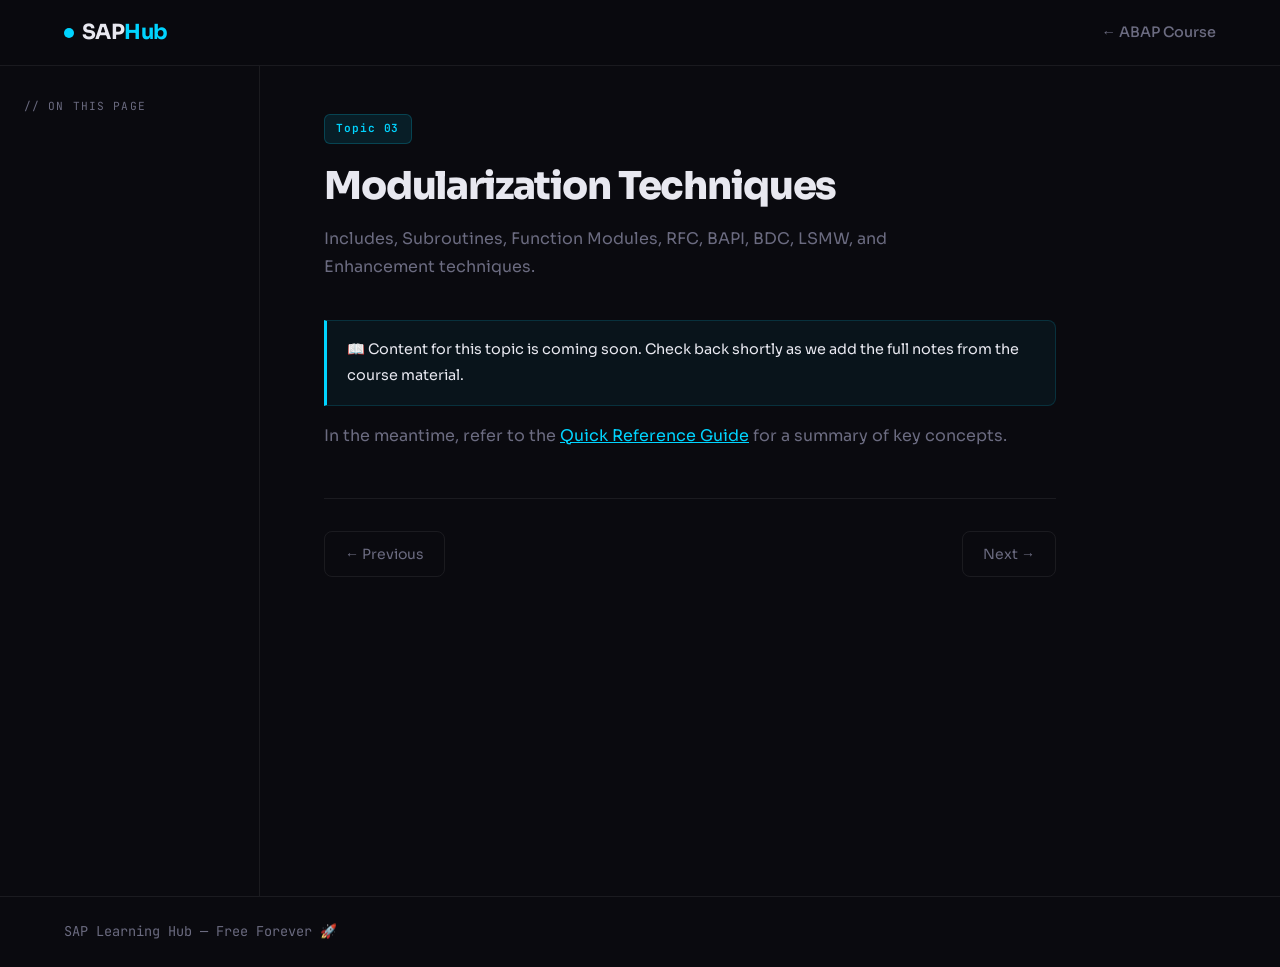
<file: sap-developers-learning-hub/abap/topic-modularization.html>
<!DOCTYPE html>
<html lang="en">
<head>
  <meta charset="UTF-8" />
  <meta name="viewport" content="width=device-width, initial-scale=1.0" />
  <title>Topic 03: Modularization | SAP Learning Hub</title>
  <link href="https://fonts.googleapis.com/css2?family=JetBrains+Mono:wght@400;600;700&family=Sora:wght@300;400;600;700;800&display=swap" rel="stylesheet" />
  <link rel="stylesheet" href="../style.css" />
  <link rel="stylesheet" href="abap.css" />
</head>
<body>
  <nav class="navbar">
    <a href="../index.html" class="nav-brand" style="text-decoration:none;"><span class="brand-dot"></span><span class="brand-name">SAP<span class="brand-accent">Hub</span></span></a>
    <div class="nav-links"><a href="index.html">← ABAP Course</a></div>
  </nav>
  <div class="topic-layout">
    <aside class="topic-sidebar">
      <p class="sidebar-title">// ON THIS PAGE</p>
      <ul class="sidebar-nav" id="sidebar-links"></ul>
    </aside>
    <main class="topic-content" id="main-content">
      <div class="topic-header">
        <span class="card-tag tag-abap">Topic 03</span>
        <h1>Modularization Techniques</h1>
        <p>Includes, Subroutines, Function Modules, RFC, BAPI, BDC, LSMW, and Enhancement techniques.</p>
      </div>
      <div class="content-section">
        <div class="callout"><p>📖 Content for this topic is coming soon. Check back shortly as we add the full notes from the course material.</p></div>
        <p style="color:var(--text-muted); margin-top:1rem;">In the meantime, refer to the <a href="topic-quickref.html" style="color:var(--accent-abap);">Quick Reference Guide</a> for a summary of key concepts.</p>
      </div>
      <div class="topic-nav">
        <a href="topic-internal-tables.html">← Previous</a>
        <a href="topic-module-pool.html">Next →</a>
      </div>
    </main>
  </div>
  <footer class="footer"><span>SAP Learning Hub — Free Forever 🚀</span></footer>
</body>
</html>
</file>
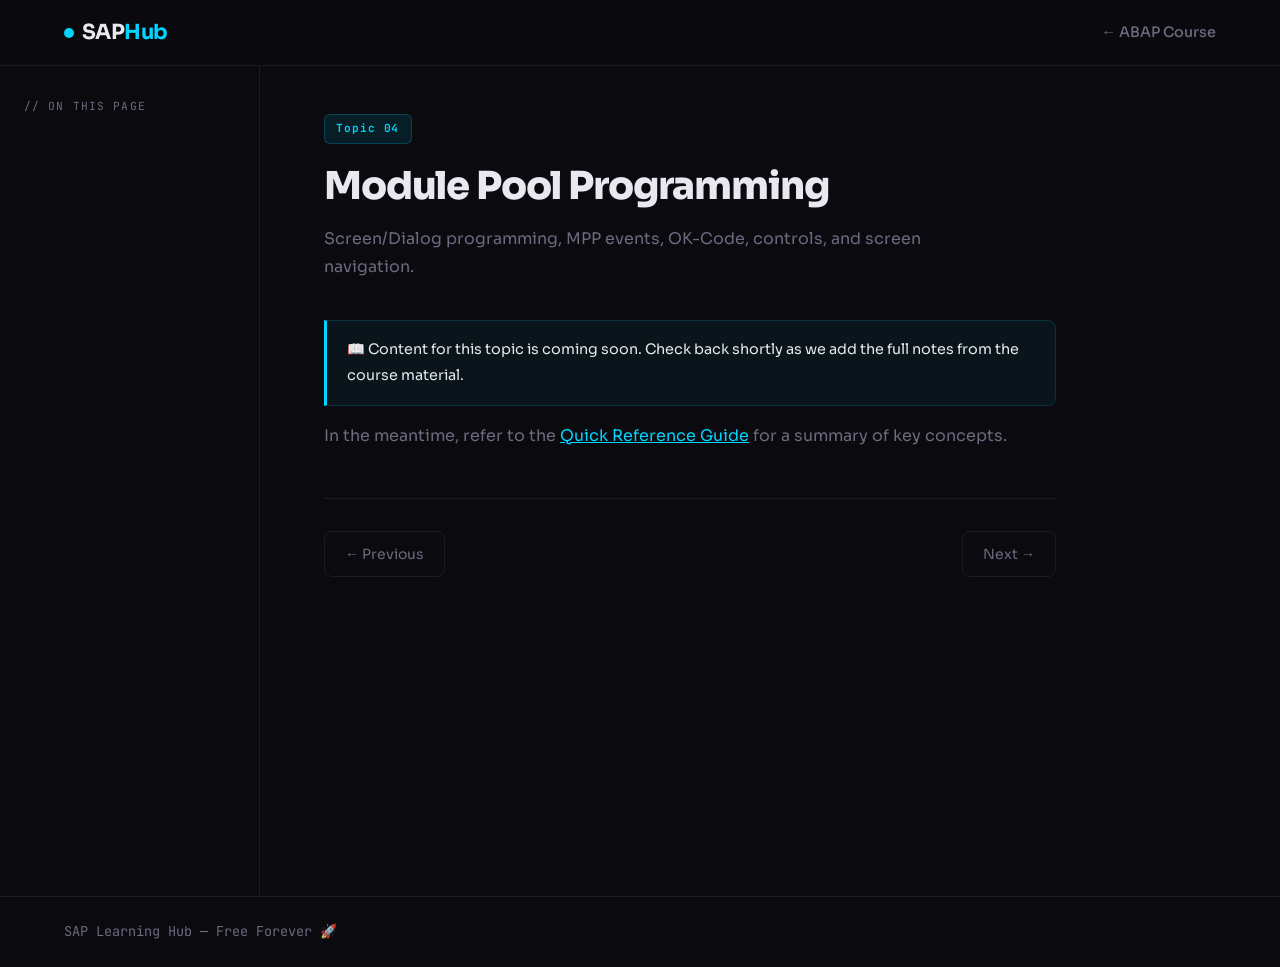
<file: sap-developers-learning-hub/abap/topic-module-pool.html>
<!DOCTYPE html>
<html lang="en">
<head>
  <meta charset="UTF-8" />
  <meta name="viewport" content="width=device-width, initial-scale=1.0" />
  <title>Topic 04: Module Pool | SAP Learning Hub</title>
  <link href="https://fonts.googleapis.com/css2?family=JetBrains+Mono:wght@400;600;700&family=Sora:wght@300;400;600;700;800&display=swap" rel="stylesheet" />
  <link rel="stylesheet" href="../style.css" />
  <link rel="stylesheet" href="abap.css" />
</head>
<body>
  <nav class="navbar">
    <a href="../index.html" class="nav-brand" style="text-decoration:none;"><span class="brand-dot"></span><span class="brand-name">SAP<span class="brand-accent">Hub</span></span></a>
    <div class="nav-links"><a href="index.html">← ABAP Course</a></div>
  </nav>
  <div class="topic-layout">
    <aside class="topic-sidebar">
      <p class="sidebar-title">// ON THIS PAGE</p>
      <ul class="sidebar-nav" id="sidebar-links"></ul>
    </aside>
    <main class="topic-content" id="main-content">
      <div class="topic-header">
        <span class="card-tag tag-abap">Topic 04</span>
        <h1>Module Pool Programming</h1>
        <p>Screen/Dialog programming, MPP events, OK-Code, controls, and screen navigation.</p>
      </div>
      <div class="content-section">
        <div class="callout"><p>📖 Content for this topic is coming soon. Check back shortly as we add the full notes from the course material.</p></div>
        <p style="color:var(--text-muted); margin-top:1rem;">In the meantime, refer to the <a href="topic-quickref.html" style="color:var(--accent-abap);">Quick Reference Guide</a> for a summary of key concepts.</p>
      </div>
      <div class="topic-nav">
        <a href="topic-modularization.html">← Previous</a>
        <a href="topic-adobe-forms.html">Next →</a>
      </div>
    </main>
  </div>
  <footer class="footer"><span>SAP Learning Hub — Free Forever 🚀</span></footer>
</body>
</html>
</file>
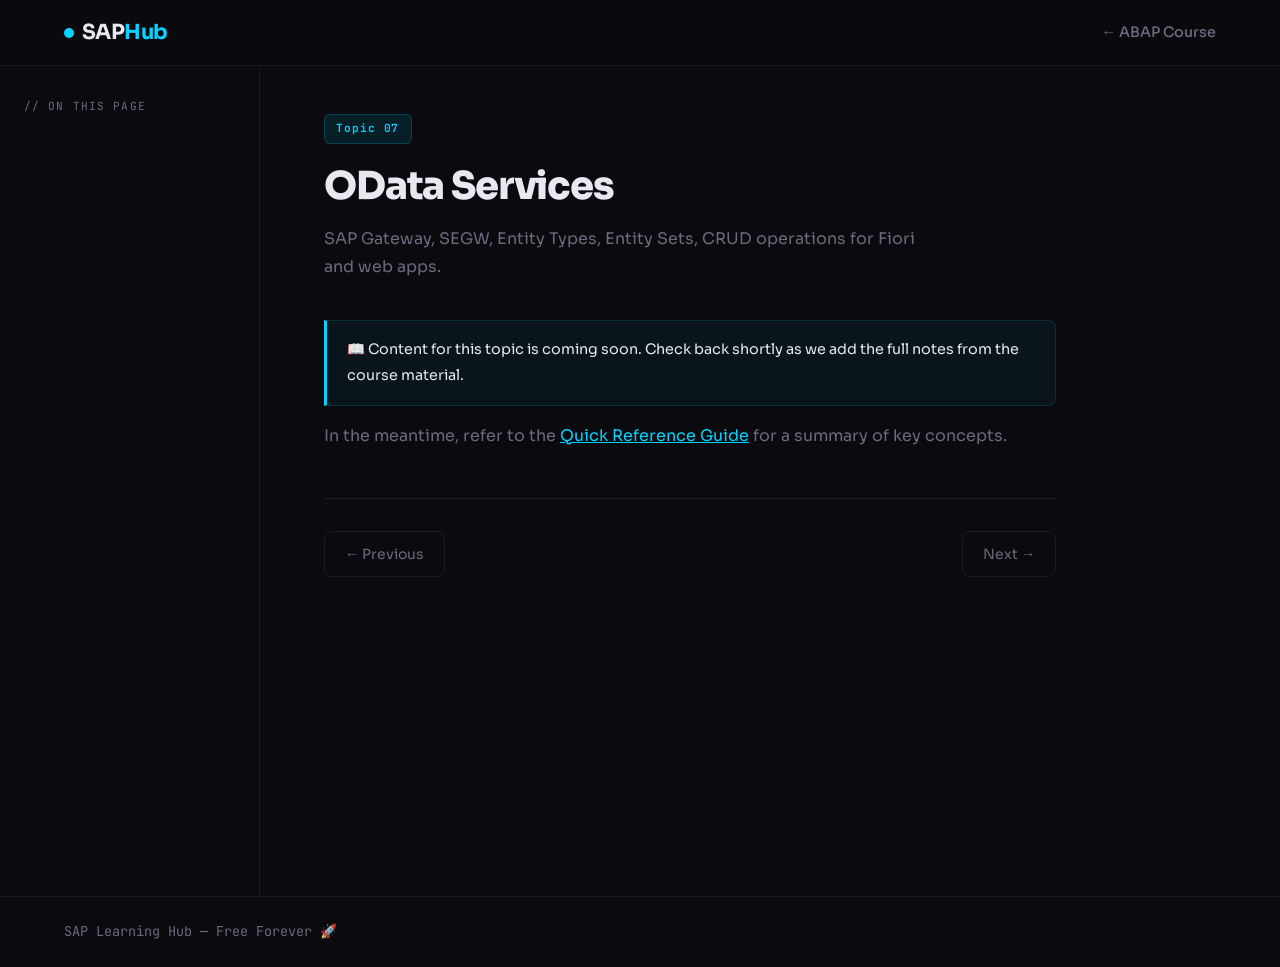
<file: sap-developers-learning-hub/abap/topic-odata.html>
<!DOCTYPE html>
<html lang="en">
<head>
  <meta charset="UTF-8" />
  <meta name="viewport" content="width=device-width, initial-scale=1.0" />
  <title>Topic 07: OData Services | SAP Learning Hub</title>
  <link href="https://fonts.googleapis.com/css2?family=JetBrains+Mono:wght@400;600;700&family=Sora:wght@300;400;600;700;800&display=swap" rel="stylesheet" />
  <link rel="stylesheet" href="../style.css" />
  <link rel="stylesheet" href="abap.css" />
</head>
<body>
  <nav class="navbar">
    <a href="../index.html" class="nav-brand" style="text-decoration:none;"><span class="brand-dot"></span><span class="brand-name">SAP<span class="brand-accent">Hub</span></span></a>
    <div class="nav-links"><a href="index.html">← ABAP Course</a></div>
  </nav>
  <div class="topic-layout">
    <aside class="topic-sidebar">
      <p class="sidebar-title">// ON THIS PAGE</p>
      <ul class="sidebar-nav" id="sidebar-links"></ul>
    </aside>
    <main class="topic-content" id="main-content">
      <div class="topic-header">
        <span class="card-tag tag-abap">Topic 07</span>
        <h1>OData Services</h1>
        <p>SAP Gateway, SEGW, Entity Types, Entity Sets, CRUD operations for Fiori and web apps.</p>
      </div>
      <div class="content-section">
        <div class="callout"><p>📖 Content for this topic is coming soon. Check back shortly as we add the full notes from the course material.</p></div>
        <p style="color:var(--text-muted); margin-top:1rem;">In the meantime, refer to the <a href="topic-quickref.html" style="color:var(--accent-abap);">Quick Reference Guide</a> for a summary of key concepts.</p>
      </div>
      <div class="topic-nav">
        <a href="topic-oop.html">← Previous</a>
        <a href="topic-cds.html">Next →</a>
      </div>
    </main>
  </div>
  <footer class="footer"><span>SAP Learning Hub — Free Forever 🚀</span></footer>
</body>
</html>
</file>
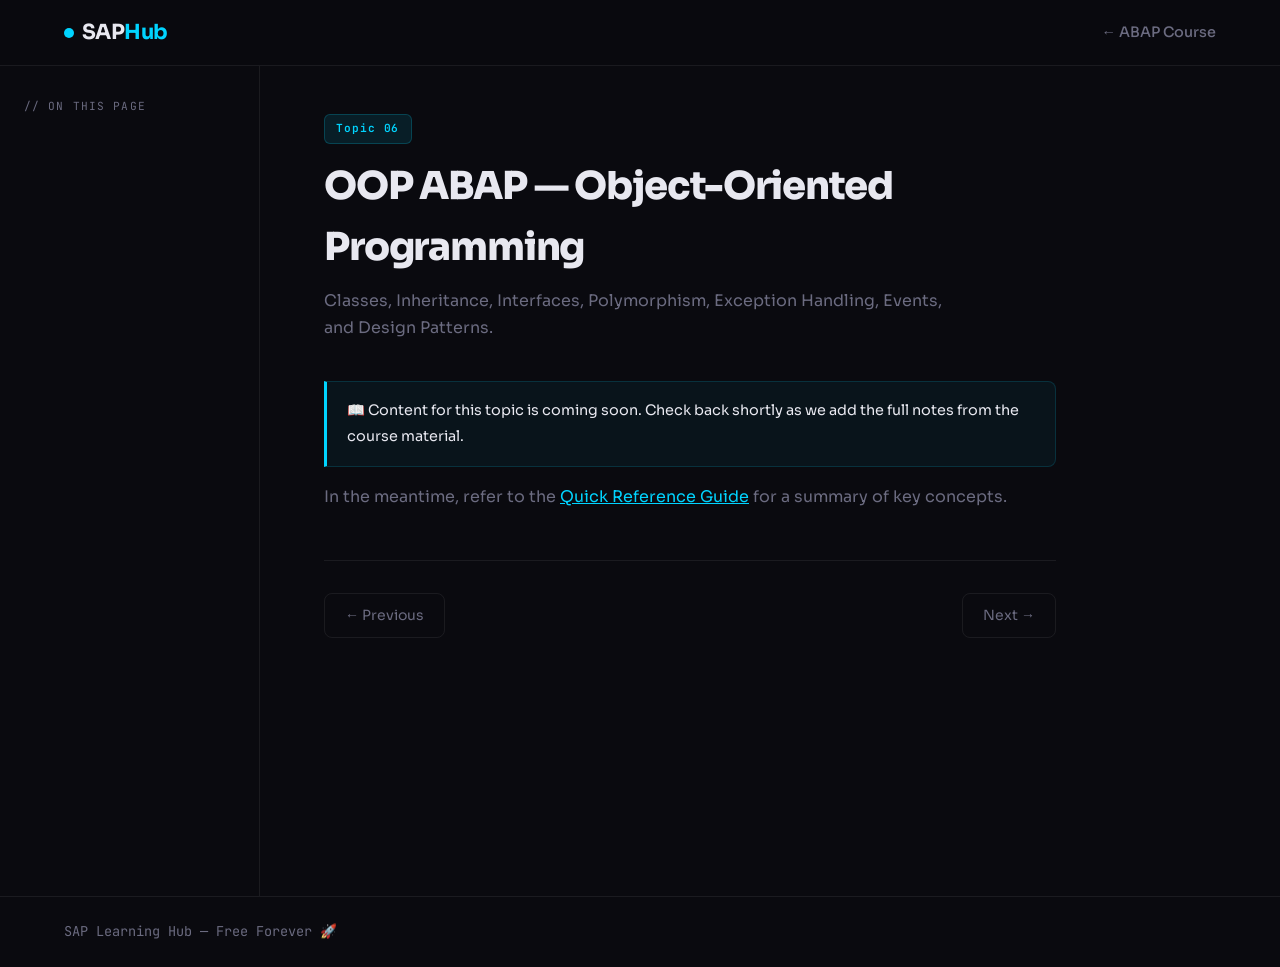
<file: sap-developers-learning-hub/abap/topic-oop.html>
<!DOCTYPE html>
<html lang="en">
<head>
  <meta charset="UTF-8" />
  <meta name="viewport" content="width=device-width, initial-scale=1.0" />
  <title>Topic 06: OOP ABAP | SAP Learning Hub</title>
  <link href="https://fonts.googleapis.com/css2?family=JetBrains+Mono:wght@400;600;700&family=Sora:wght@300;400;600;700;800&display=swap" rel="stylesheet" />
  <link rel="stylesheet" href="../style.css" />
  <link rel="stylesheet" href="abap.css" />
</head>
<body>
  <nav class="navbar">
    <a href="../index.html" class="nav-brand" style="text-decoration:none;"><span class="brand-dot"></span><span class="brand-name">SAP<span class="brand-accent">Hub</span></span></a>
    <div class="nav-links"><a href="index.html">← ABAP Course</a></div>
  </nav>
  <div class="topic-layout">
    <aside class="topic-sidebar">
      <p class="sidebar-title">// ON THIS PAGE</p>
      <ul class="sidebar-nav" id="sidebar-links"></ul>
    </aside>
    <main class="topic-content" id="main-content">
      <div class="topic-header">
        <span class="card-tag tag-abap">Topic 06</span>
        <h1>OOP ABAP — Object-Oriented Programming</h1>
        <p>Classes, Inheritance, Interfaces, Polymorphism, Exception Handling, Events, and Design Patterns.</p>
      </div>
      <div class="content-section">
        <div class="callout"><p>📖 Content for this topic is coming soon. Check back shortly as we add the full notes from the course material.</p></div>
        <p style="color:var(--text-muted); margin-top:1rem;">In the meantime, refer to the <a href="topic-quickref.html" style="color:var(--accent-abap);">Quick Reference Guide</a> for a summary of key concepts.</p>
      </div>
      <div class="topic-nav">
        <a href="topic-adobe-forms.html">← Previous</a>
        <a href="topic-odata.html">Next →</a>
      </div>
    </main>
  </div>
  <footer class="footer"><span>SAP Learning Hub — Free Forever 🚀</span></footer>
</body>
</html>
</file>
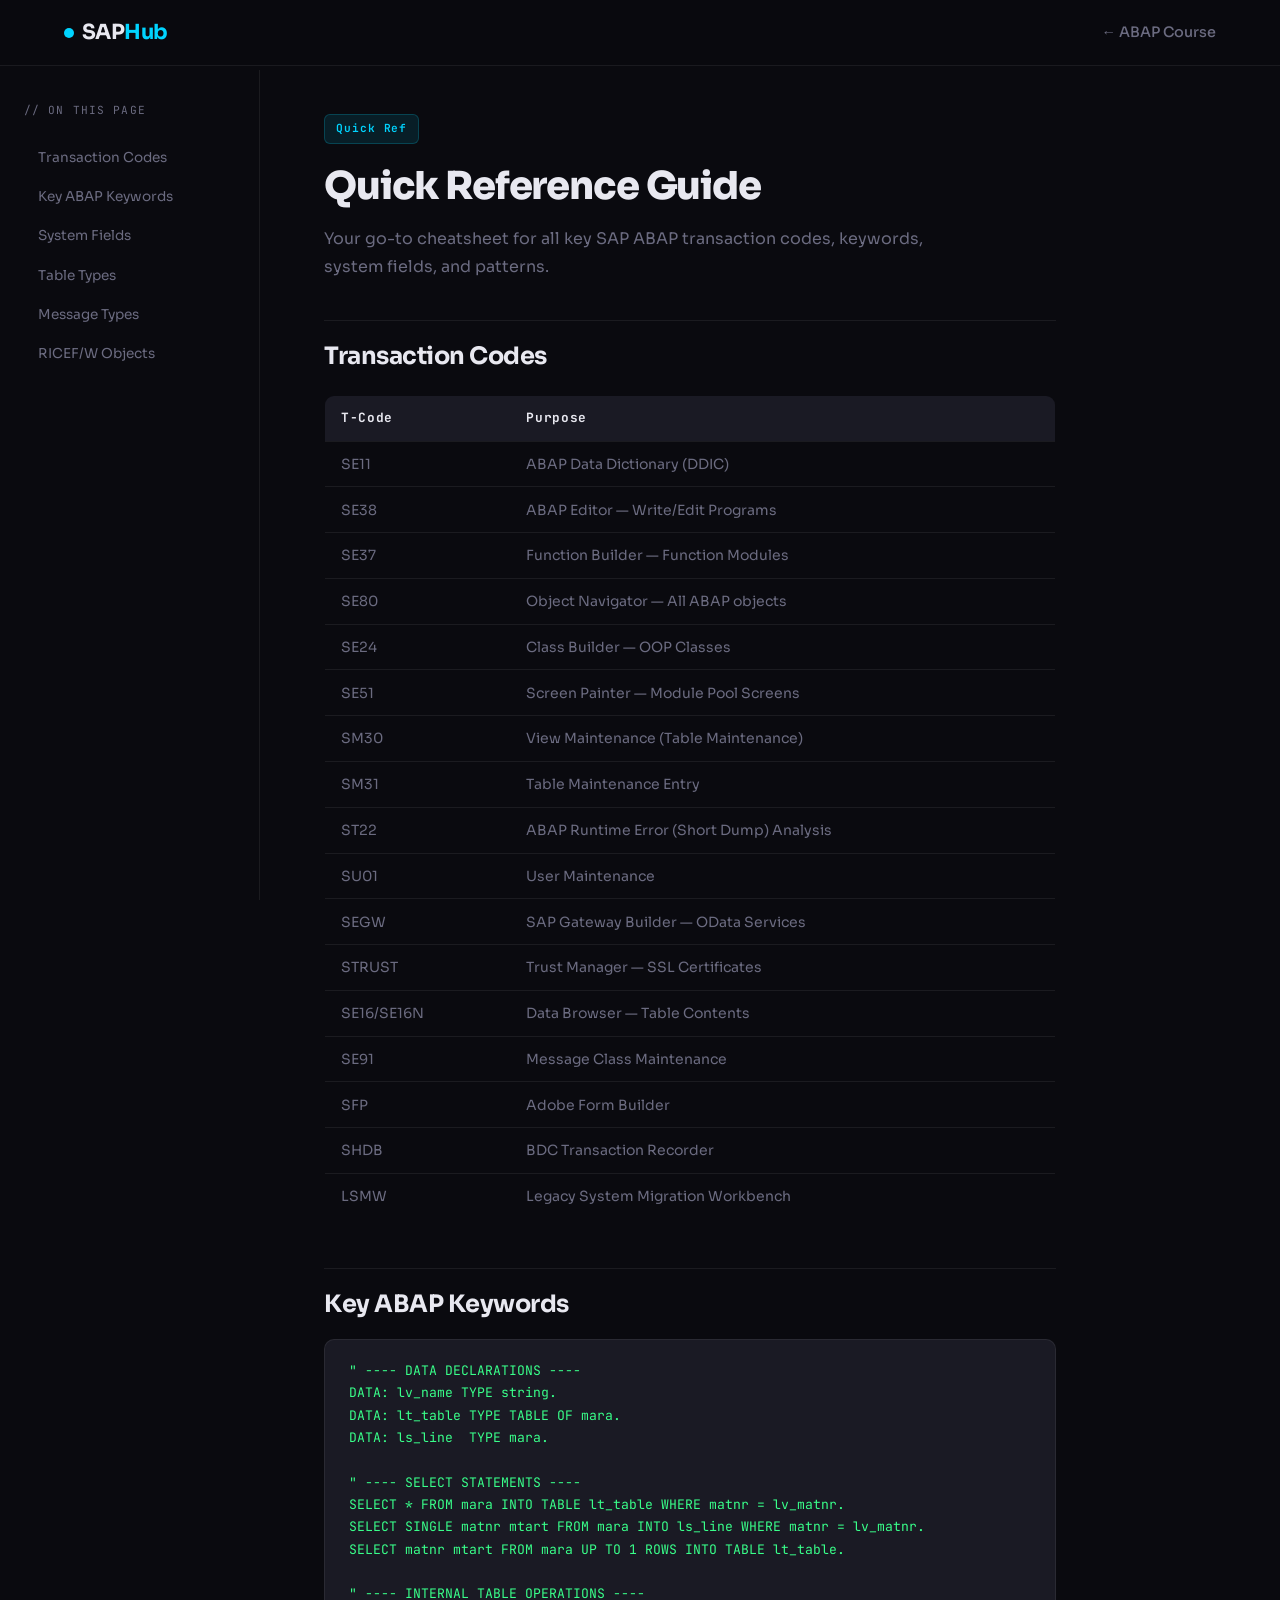
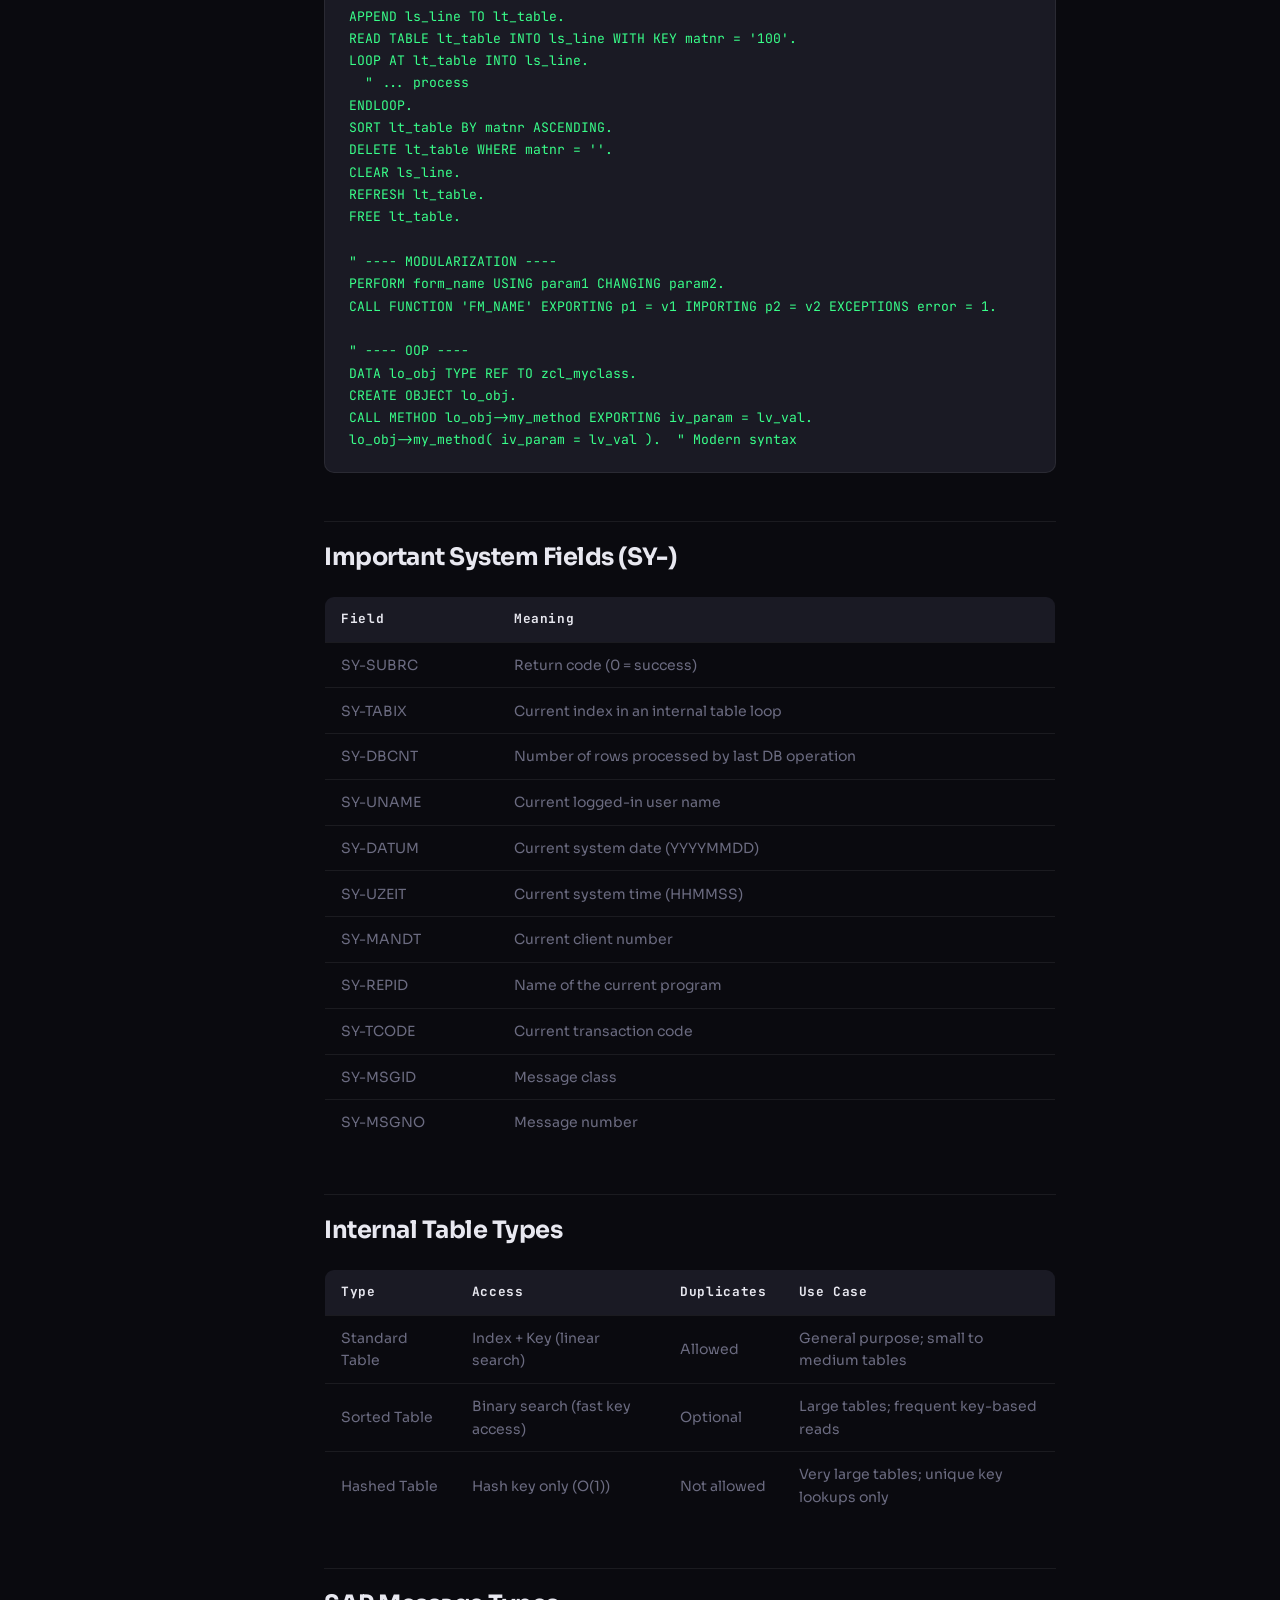
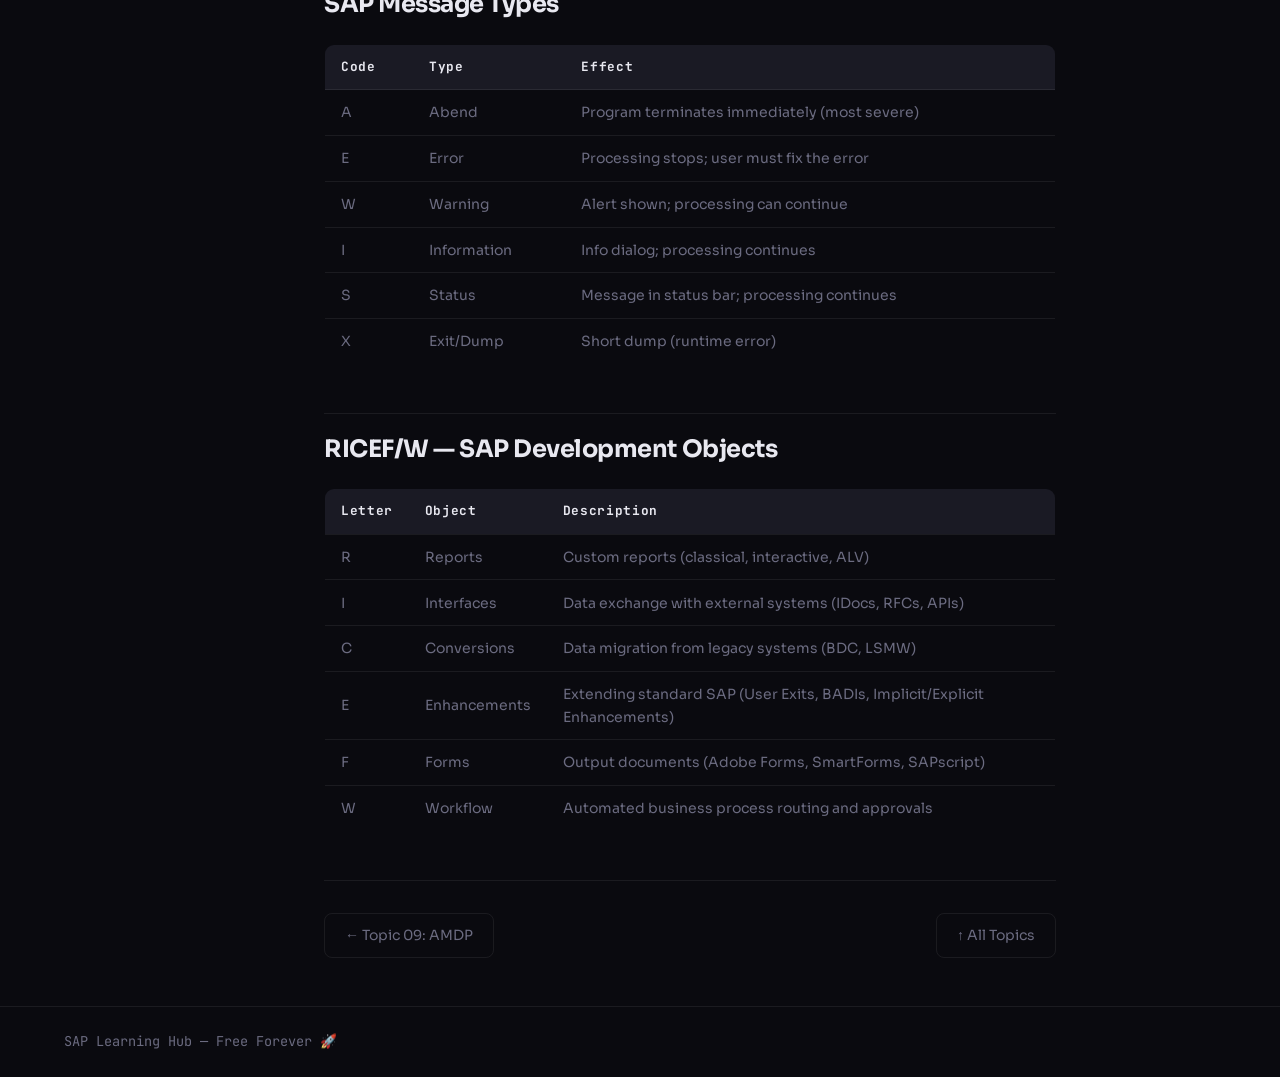
<file: sap-developers-learning-hub/abap/topic-quickref.html>
<!DOCTYPE html>
<html lang="en">
<head>
  <meta charset="UTF-8" />
  <meta name="viewport" content="width=device-width, initial-scale=1.0" />
  <title>Quick Reference Guide | SAP Learning Hub</title>
  <link href="https://fonts.googleapis.com/css2?family=JetBrains+Mono:wght@400;600;700&family=Sora:wght@300;400;600;700;800&display=swap" rel="stylesheet" />
  <link rel="stylesheet" href="../style.css" />
  <link rel="stylesheet" href="abap.css" />
</head>
<body>
  <nav class="navbar">
    <a href="../index.html" class="nav-brand" style="text-decoration:none;"><span class="brand-dot"></span><span class="brand-name">SAP<span class="brand-accent">Hub</span></span></a>
    <div class="nav-links"><a href="index.html">← ABAP Course</a></div>
  </nav>

  <div class="topic-layout">
    <aside class="topic-sidebar">
      <p class="sidebar-title">// ON THIS PAGE</p>
      <ul class="sidebar-nav">
        <li><a href="#tcodes">Transaction Codes</a></li>
        <li><a href="#keywords">Key ABAP Keywords</a></li>
        <li><a href="#sysfields">System Fields</a></li>
        <li><a href="#table-types">Table Types</a></li>
        <li><a href="#message-types">Message Types</a></li>
        <li><a href="#ricef">RICEF/W Objects</a></li>
      </ul>
    </aside>

    <main class="topic-content">
      <div class="topic-header">
        <span class="card-tag tag-abap">Quick Ref</span>
        <h1>Quick Reference Guide</h1>
        <p>Your go-to cheatsheet for all key SAP ABAP transaction codes, keywords, system fields, and patterns.</p>
      </div>

      <div class="content-section" id="tcodes">
        <h2>Transaction Codes</h2>
        <table class="content-table">
          <tr><th>T-Code</th><th>Purpose</th></tr>
          <tr><td>SE11</td><td>ABAP Data Dictionary (DDIC)</td></tr>
          <tr><td>SE38</td><td>ABAP Editor — Write/Edit Programs</td></tr>
          <tr><td>SE37</td><td>Function Builder — Function Modules</td></tr>
          <tr><td>SE80</td><td>Object Navigator — All ABAP objects</td></tr>
          <tr><td>SE24</td><td>Class Builder — OOP Classes</td></tr>
          <tr><td>SE51</td><td>Screen Painter — Module Pool Screens</td></tr>
          <tr><td>SM30</td><td>View Maintenance (Table Maintenance)</td></tr>
          <tr><td>SM31</td><td>Table Maintenance Entry</td></tr>
          <tr><td>ST22</td><td>ABAP Runtime Error (Short Dump) Analysis</td></tr>
          <tr><td>SU01</td><td>User Maintenance</td></tr>
          <tr><td>SEGW</td><td>SAP Gateway Builder — OData Services</td></tr>
          <tr><td>STRUST</td><td>Trust Manager — SSL Certificates</td></tr>
          <tr><td>SE16/SE16N</td><td>Data Browser — Table Contents</td></tr>
          <tr><td>SE91</td><td>Message Class Maintenance</td></tr>
          <tr><td>SFP</td><td>Adobe Form Builder</td></tr>
          <tr><td>SHDB</td><td>BDC Transaction Recorder</td></tr>
          <tr><td>LSMW</td><td>Legacy System Migration Workbench</td></tr>
        </table>
      </div>

      <div class="content-section" id="keywords">
        <h2>Key ABAP Keywords</h2>
        <div class="code-block">" ---- DATA DECLARATIONS ----
DATA: lv_name TYPE string.
DATA: lt_table TYPE TABLE OF mara.
DATA: ls_line  TYPE mara.

" ---- SELECT STATEMENTS ----
SELECT * FROM mara INTO TABLE lt_table WHERE matnr = lv_matnr.
SELECT SINGLE matnr mtart FROM mara INTO ls_line WHERE matnr = lv_matnr.
SELECT matnr mtart FROM mara UP TO 1 ROWS INTO TABLE lt_table.

" ---- INTERNAL TABLE OPERATIONS ----
APPEND ls_line TO lt_table.
READ TABLE lt_table INTO ls_line WITH KEY matnr = '100'.
LOOP AT lt_table INTO ls_line.
  " ... process
ENDLOOP.
SORT lt_table BY matnr ASCENDING.
DELETE lt_table WHERE matnr = ''.
CLEAR ls_line.
REFRESH lt_table.
FREE lt_table.

" ---- MODULARIZATION ----
PERFORM form_name USING param1 CHANGING param2.
CALL FUNCTION 'FM_NAME' EXPORTING p1 = v1 IMPORTING p2 = v2 EXCEPTIONS error = 1.

" ---- OOP ----
DATA lo_obj TYPE REF TO zcl_myclass.
CREATE OBJECT lo_obj.
CALL METHOD lo_obj->my_method EXPORTING iv_param = lv_val.
lo_obj->my_method( iv_param = lv_val ).  " Modern syntax</div>
      </div>

      <div class="content-section" id="sysfields">
        <h2>Important System Fields (SY-)</h2>
        <table class="content-table">
          <tr><th>Field</th><th>Meaning</th></tr>
          <tr><td>SY-SUBRC</td><td>Return code (0 = success)</td></tr>
          <tr><td>SY-TABIX</td><td>Current index in an internal table loop</td></tr>
          <tr><td>SY-DBCNT</td><td>Number of rows processed by last DB operation</td></tr>
          <tr><td>SY-UNAME</td><td>Current logged-in user name</td></tr>
          <tr><td>SY-DATUM</td><td>Current system date (YYYYMMDD)</td></tr>
          <tr><td>SY-UZEIT</td><td>Current system time (HHMMSS)</td></tr>
          <tr><td>SY-MANDT</td><td>Current client number</td></tr>
          <tr><td>SY-REPID</td><td>Name of the current program</td></tr>
          <tr><td>SY-TCODE</td><td>Current transaction code</td></tr>
          <tr><td>SY-MSGID</td><td>Message class</td></tr>
          <tr><td>SY-MSGNO</td><td>Message number</td></tr>
        </table>
      </div>

      <div class="content-section" id="table-types">
        <h2>Internal Table Types</h2>
        <table class="content-table">
          <tr><th>Type</th><th>Access</th><th>Duplicates</th><th>Use Case</th></tr>
          <tr><td>Standard Table</td><td>Index + Key (linear search)</td><td>Allowed</td><td>General purpose; small to medium tables</td></tr>
          <tr><td>Sorted Table</td><td>Binary search (fast key access)</td><td>Optional</td><td>Large tables; frequent key-based reads</td></tr>
          <tr><td>Hashed Table</td><td>Hash key only (O(1))</td><td>Not allowed</td><td>Very large tables; unique key lookups only</td></tr>
        </table>
      </div>

      <div class="content-section" id="message-types">
        <h2>SAP Message Types</h2>
        <table class="content-table">
          <tr><th>Code</th><th>Type</th><th>Effect</th></tr>
          <tr><td>A</td><td>Abend</td><td>Program terminates immediately (most severe)</td></tr>
          <tr><td>E</td><td>Error</td><td>Processing stops; user must fix the error</td></tr>
          <tr><td>W</td><td>Warning</td><td>Alert shown; processing can continue</td></tr>
          <tr><td>I</td><td>Information</td><td>Info dialog; processing continues</td></tr>
          <tr><td>S</td><td>Status</td><td>Message in status bar; processing continues</td></tr>
          <tr><td>X</td><td>Exit/Dump</td><td>Short dump (runtime error)</td></tr>
        </table>
      </div>

      <div class="content-section" id="ricef">
        <h2>RICEF/W — SAP Development Objects</h2>
        <table class="content-table">
          <tr><th>Letter</th><th>Object</th><th>Description</th></tr>
          <tr><td>R</td><td>Reports</td><td>Custom reports (classical, interactive, ALV)</td></tr>
          <tr><td>I</td><td>Interfaces</td><td>Data exchange with external systems (IDocs, RFCs, APIs)</td></tr>
          <tr><td>C</td><td>Conversions</td><td>Data migration from legacy systems (BDC, LSMW)</td></tr>
          <tr><td>E</td><td>Enhancements</td><td>Extending standard SAP (User Exits, BADIs, Implicit/Explicit Enhancements)</td></tr>
          <tr><td>F</td><td>Forms</td><td>Output documents (Adobe Forms, SmartForms, SAPscript)</td></tr>
          <tr><td>W</td><td>Workflow</td><td>Automated business process routing and approvals</td></tr>
        </table>
      </div>

      <div class="topic-nav">
        <a href="topic-amdp.html">← Topic 09: AMDP</a>
        <a href="index.html">↑ All Topics</a>
      </div>
    </main>
  </div>

  <footer class="footer"><span>SAP Learning Hub — Free Forever 🚀</span></footer>
</body>
</html>
</file>
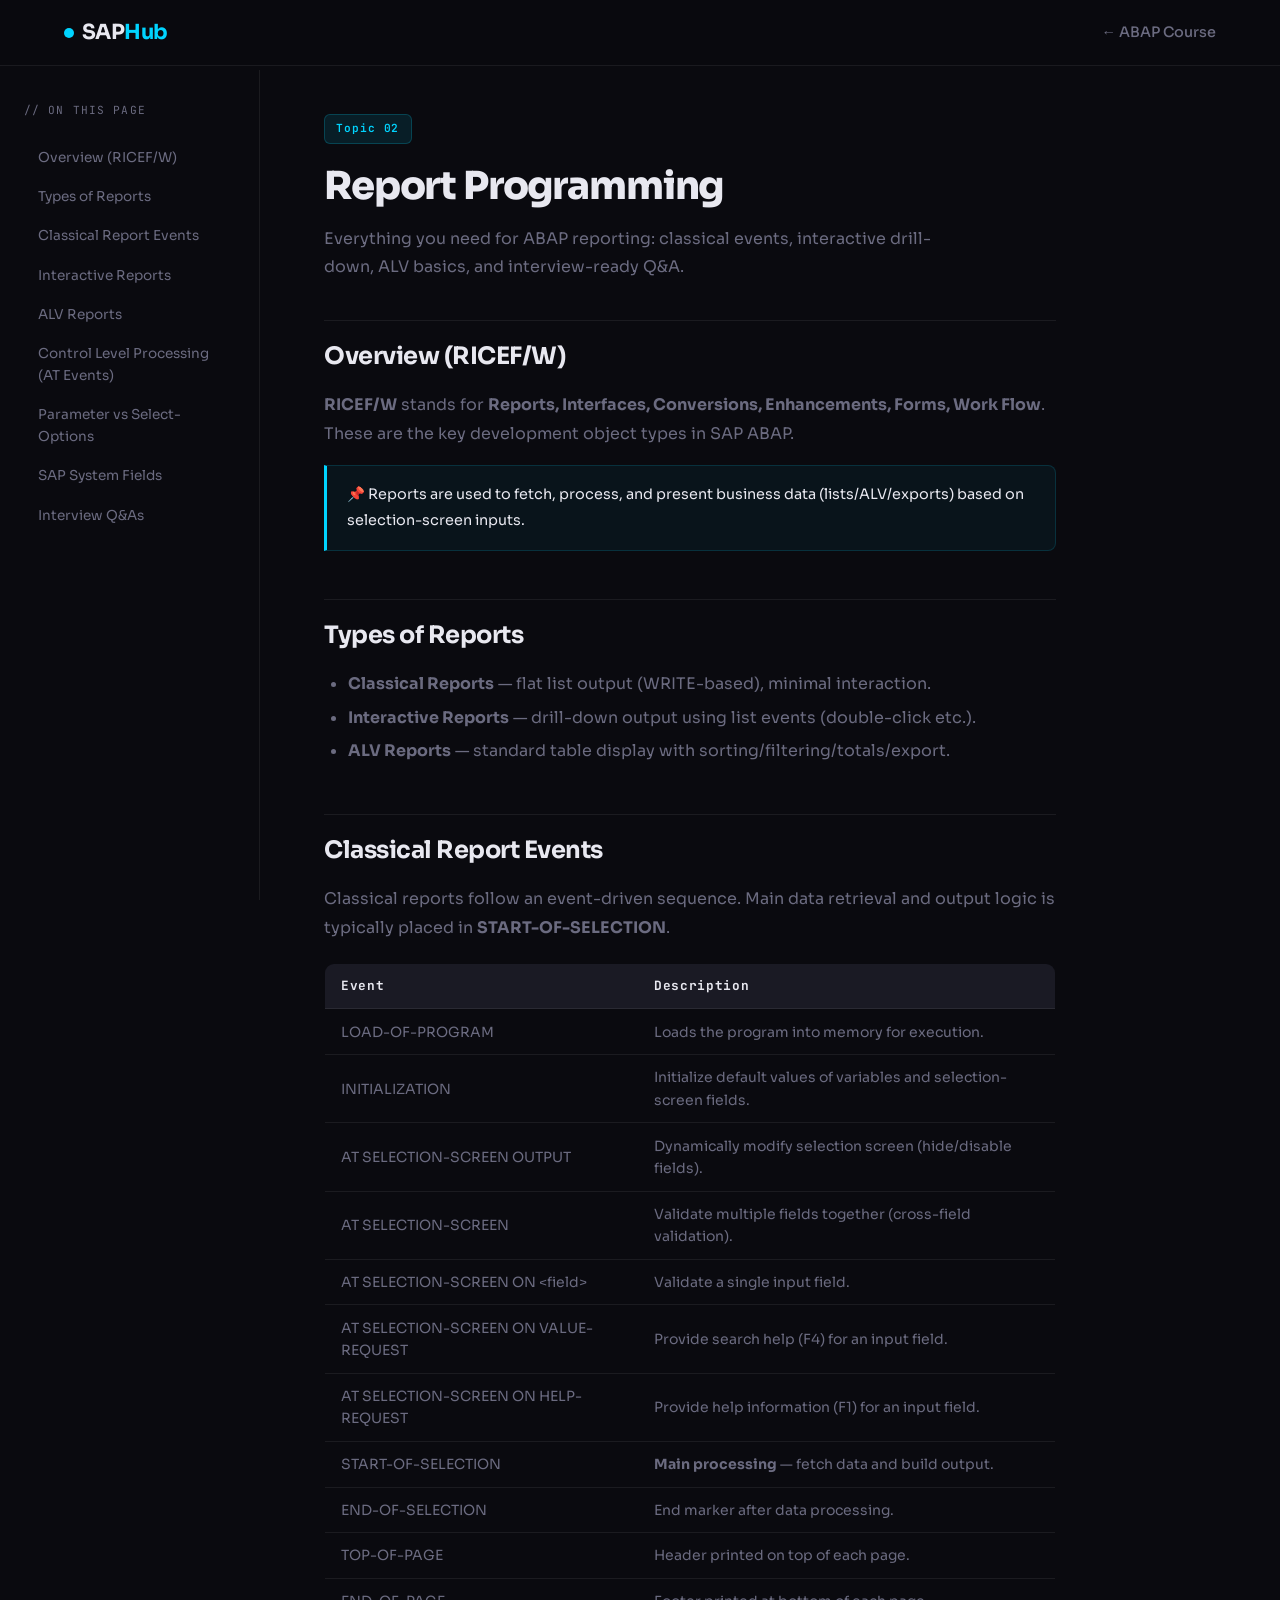
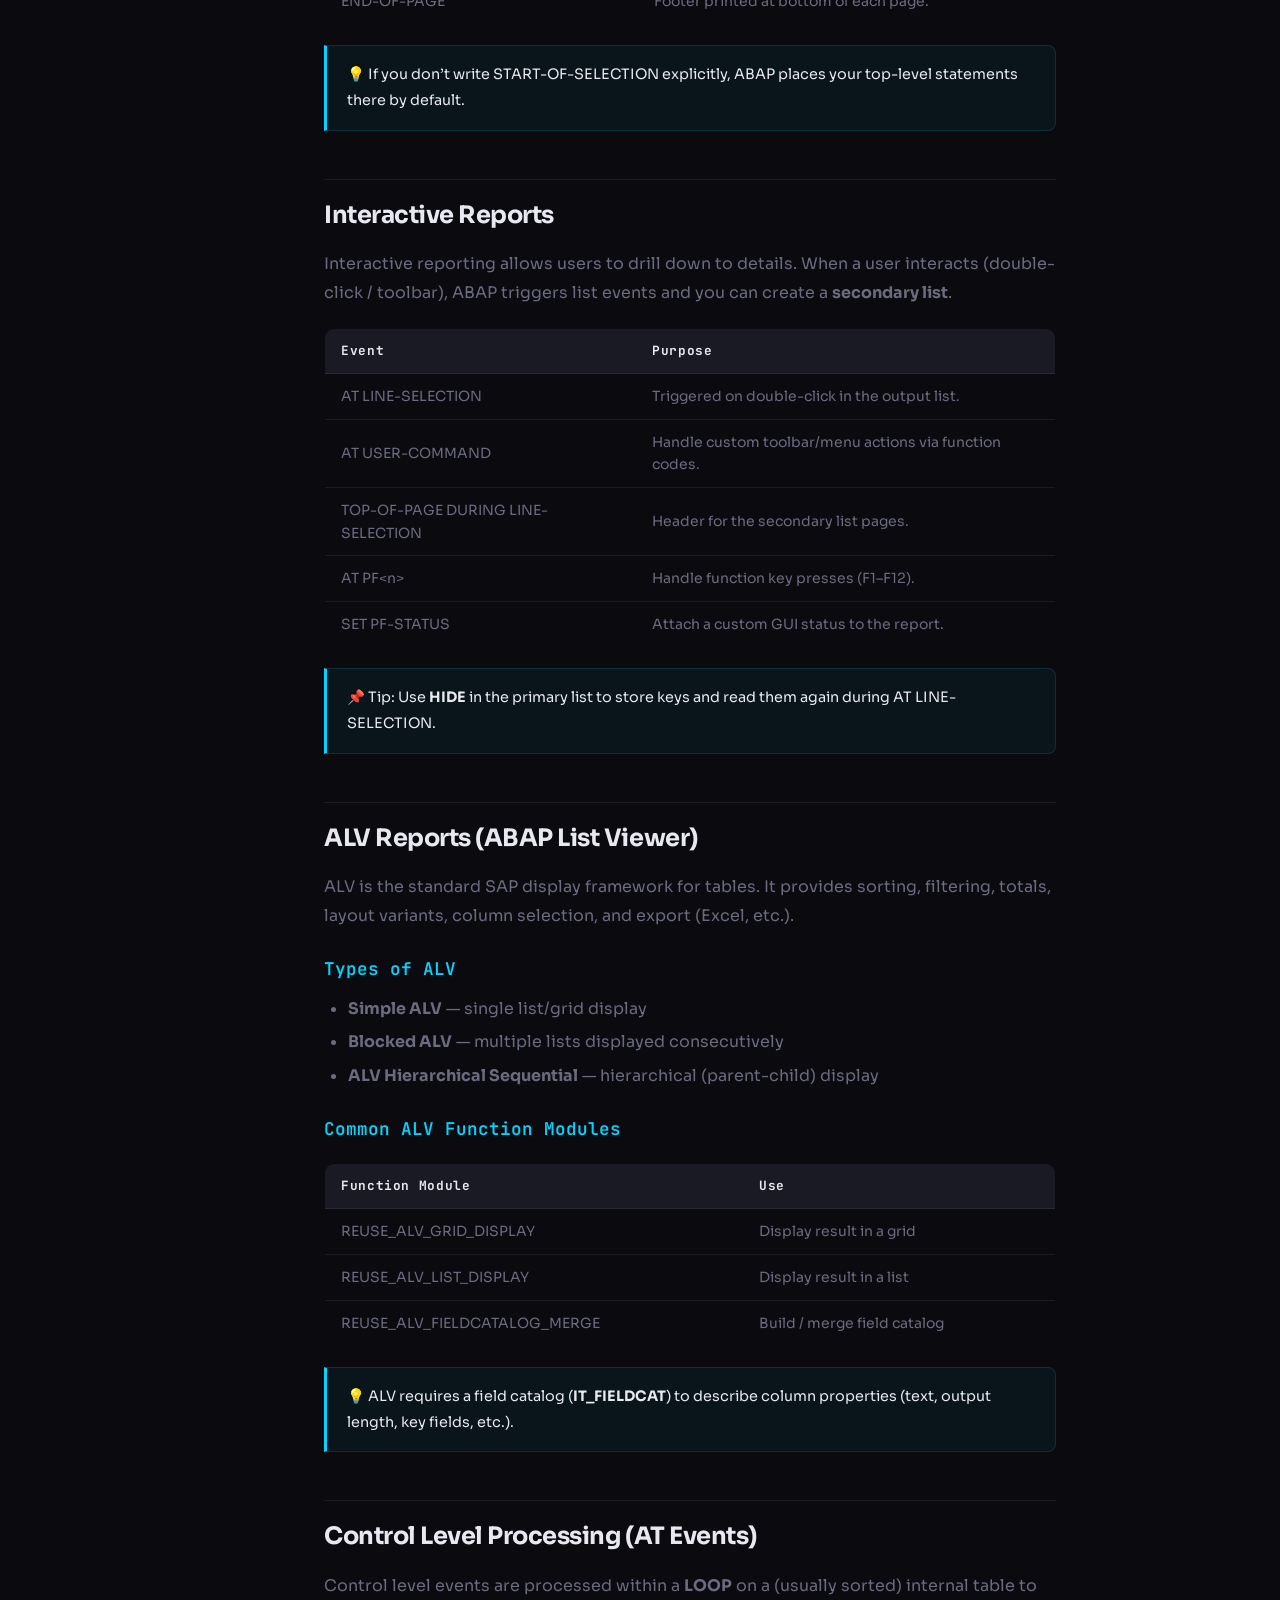
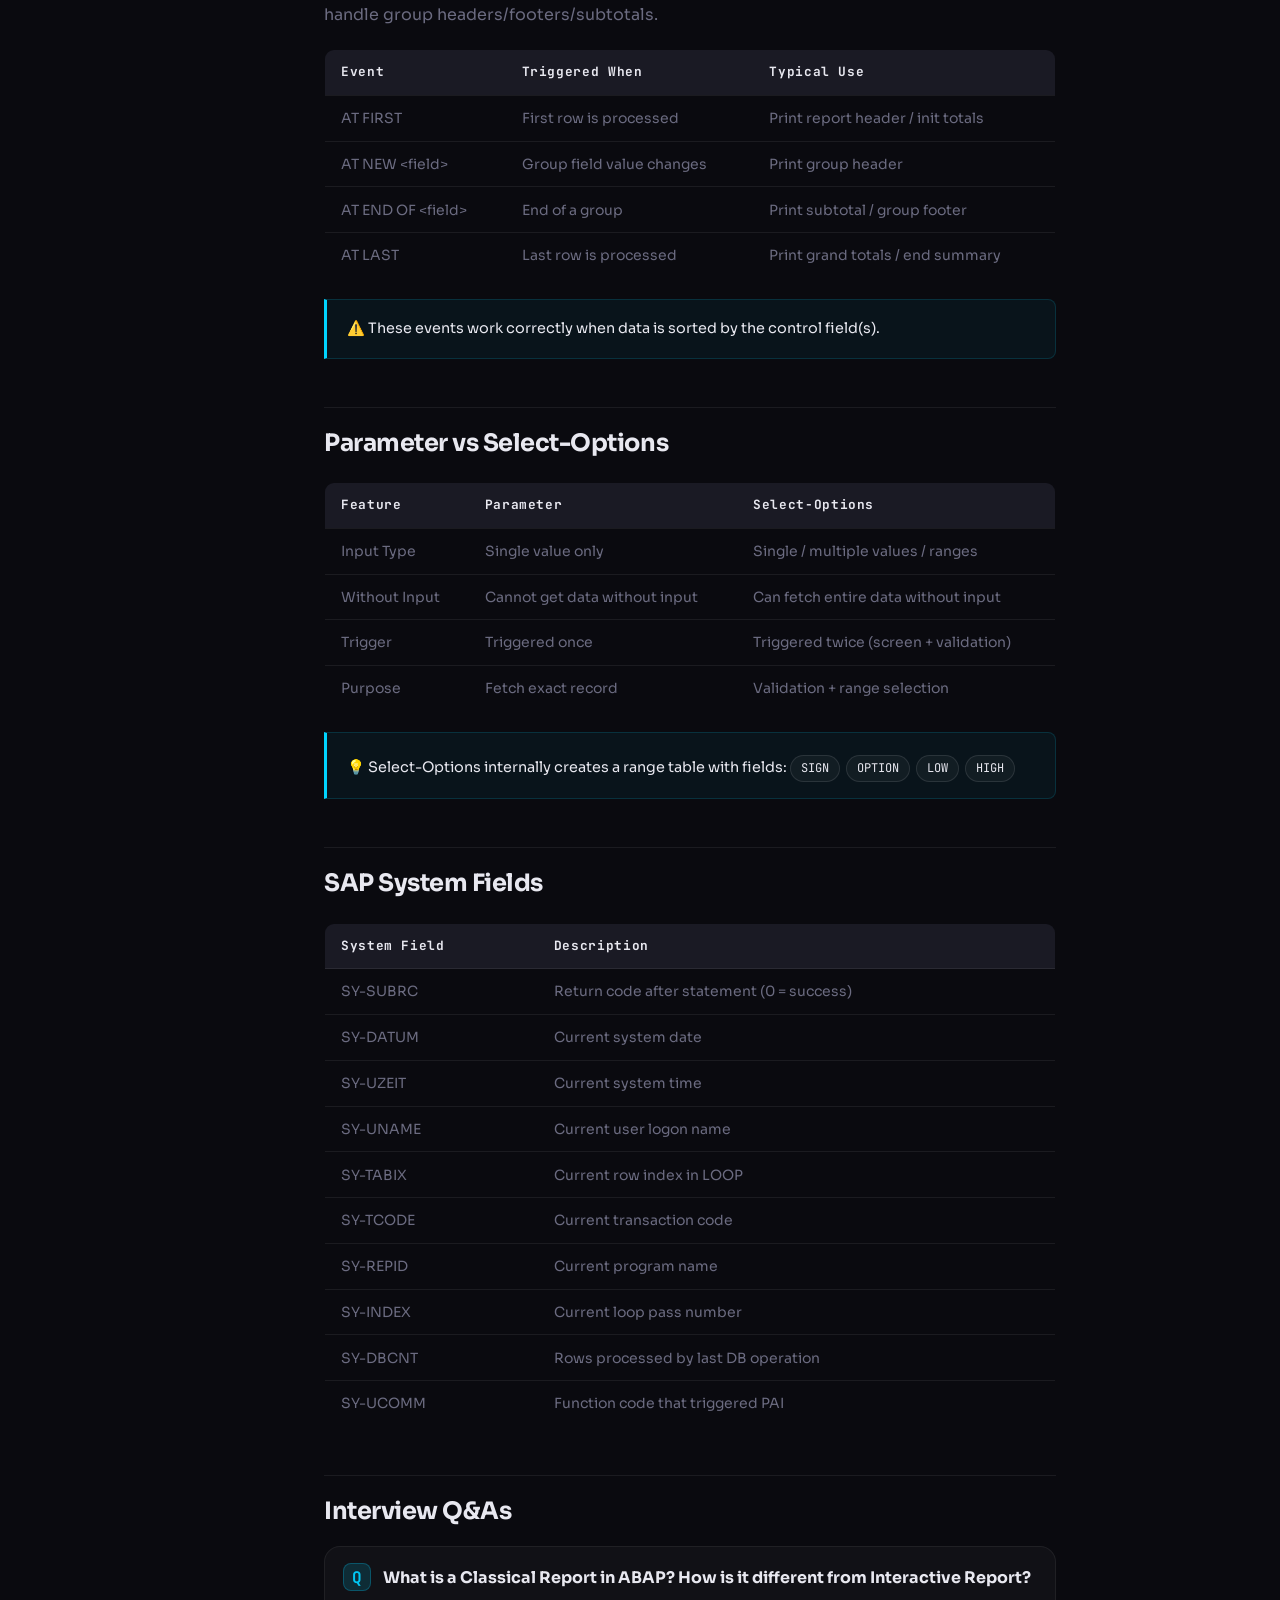
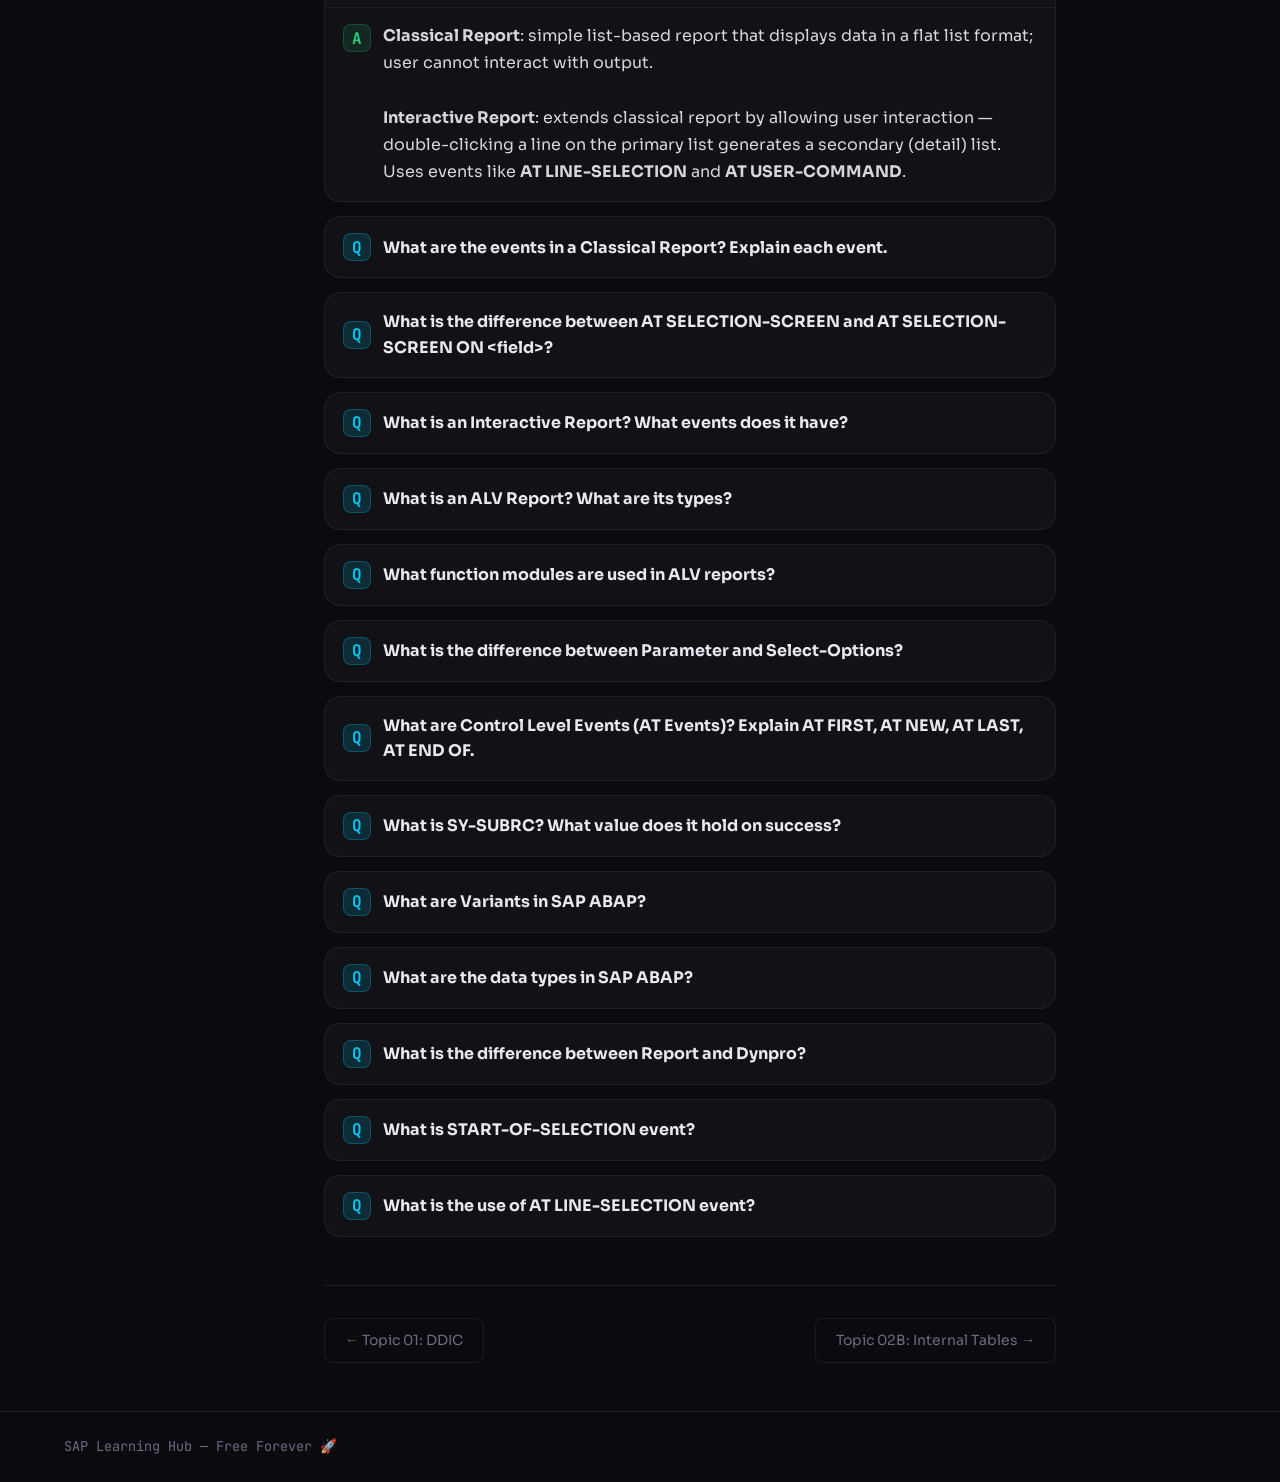
<file: sap-developers-learning-hub/abap/topic-reports.html>
<!DOCTYPE html>
<html lang="en">
<head>
  <meta charset="UTF-8" />
  <meta name="viewport" content="width=device-width, initial-scale=1.0" />
  <title>Topic 02: Report Programming | SAP Learning Hub</title>

  <link href="https://fonts.googleapis.com/css2?family=JetBrains+Mono:wght@400;600;700&family=Sora:wght@300;400;600;700;800&display=swap" rel="stylesheet" />
  <link rel="stylesheet" href="../style.css" />
  <link rel="stylesheet" href="abap.css" />

  <!-- Small extra styles only for Q&A accordion (safe + optional) -->
  <style>
    /* Q&A Accordion */
    .qa-accordion { display: grid; gap: 14px; }
    .qa-item {
      border-radius: 16px;
      overflow: hidden;
      border: 1px solid rgba(255,255,255,0.06);
      background: rgba(255,255,255,0.03);
    }
    .qa-item summary {
      list-style: none;
      cursor: pointer;
      display: flex;
      align-items: center;
      gap: 12px;
      padding: 16px 18px;
      font-weight: 700;
      font-size: 16px;
    }
    .qa-item summary::-webkit-details-marker { display: none; }
    .qa-q-badge {
      width: 28px; height: 28px;
      border-radius: 8px;
      display: inline-flex;
      align-items: center;
      justify-content: center;
      font-family: "JetBrains Mono", monospace;
      font-weight: 700;
      background: rgba(0, 208, 255, 0.14);
      border: 1px solid rgba(0, 208, 255, 0.25);
      color: rgba(0, 208, 255, 0.95);
      flex: 0 0 auto;
    }
    .qa-body {
      padding: 0 18px 16px 18px;
      border-top: 1px solid rgba(255,255,255,0.06);
    }
    .qa-a-row {
      display: flex;
      gap: 12px;
      padding-top: 14px;
      align-items: flex-start;
    }
    .qa-a-badge {
      width: 28px; height: 28px;
      border-radius: 8px;
      display: inline-flex;
      align-items: center;
      justify-content: center;
      font-family: "JetBrains Mono", monospace;
      font-weight: 700;
      background: rgba(45, 215, 125, 0.12);
      border: 1px solid rgba(45, 215, 125, 0.22);
      color: rgba(45, 215, 125, 0.95);
      flex: 0 0 auto;
      margin-top: 2px;
    }
    .qa-answer-text { opacity: 0.92; line-height: 1.7; }
    .pill {
      display: inline-block;
      padding: 2px 10px;
      border-radius: 999px;
      font-family: "JetBrains Mono", monospace;
      font-size: 12px;
      border: 1px solid rgba(255,255,255,0.10);
      background: rgba(255,255,255,0.04);
      margin-right: 6px;
      margin-top: 6px;
    }
  </style>
</head>

<body>
  <nav class="navbar">
    <a href="../index.html" class="nav-brand" style="text-decoration:none;">
      <span class="brand-dot"></span>
      <span class="brand-name">SAP<span class="brand-accent">Hub</span></span>
    </a>
    <div class="nav-links"><a href="index.html">← ABAP Course</a></div>
  </nav>

  <div class="topic-layout">
    <aside class="topic-sidebar">
      <p class="sidebar-title">// ON THIS PAGE</p>
      <ul class="sidebar-nav">
        <li><a href="#overview">Overview (RICEF/W)</a></li>
        <li><a href="#types">Types of Reports</a></li>
        <li><a href="#classical">Classical Report Events</a></li>
        <li><a href="#interactive">Interactive Reports</a></li>
        <li><a href="#alv">ALV Reports</a></li>
        <li><a href="#control-level">Control Level Processing (AT Events)</a></li>
        <li><a href="#params-vs-so">Parameter vs Select-Options</a></li>
        <li><a href="#system-fields">SAP System Fields</a></li>
        <li><a href="#interview-qa">Interview Q&amp;As</a></li>
      </ul>
    </aside>

    <main class="topic-content">
      <div class="topic-header">
        <span class="card-tag tag-abap">Topic 02</span>
        <h1>Report Programming</h1>
        <p>Everything you need for ABAP reporting: classical events, interactive drill-down, ALV basics, and interview-ready Q&amp;A.</p>
      </div>

      <!-- Overview -->
      <div class="content-section" id="overview">
        <h2>Overview (RICEF/W)</h2>
        <p><strong>RICEF/W</strong> stands for <strong>Reports, Interfaces, Conversions, Enhancements, Forms, Work Flow</strong>. These are the key development object types in SAP ABAP.</p>
        <div class="callout">
          <p>📌 Reports are used to fetch, process, and present business data (lists/ALV/exports) based on selection-screen inputs.</p>
        </div>
      </div>

      <!-- Types -->
      <div class="content-section" id="types">
        <h2>Types of Reports</h2>
        <ul>
          <li><strong>Classical Reports</strong> — flat list output (WRITE-based), minimal interaction.</li>
          <li><strong>Interactive Reports</strong> — drill-down output using list events (double-click etc.).</li>
          <li><strong>ALV Reports</strong> — standard table display with sorting/filtering/totals/export.</li>
        </ul>
      </div>

      <!-- Classical -->
      <div class="content-section" id="classical">
        <h2>Classical Report Events</h2>
        <p>Classical reports follow an event-driven sequence. Main data retrieval and output logic is typically placed in <strong>START-OF-SELECTION</strong>.</p>

        <table class="content-table">
          <tr><th>Event</th><th>Description</th></tr>
          <tr><td>LOAD-OF-PROGRAM</td><td>Loads the program into memory for execution.</td></tr>
          <tr><td>INITIALIZATION</td><td>Initialize default values of variables and selection-screen fields.</td></tr>
          <tr><td>AT SELECTION-SCREEN OUTPUT</td><td>Dynamically modify selection screen (hide/disable fields).</td></tr>
          <tr><td>AT SELECTION-SCREEN</td><td>Validate multiple fields together (cross-field validation).</td></tr>
          <tr><td>AT SELECTION-SCREEN ON &lt;field&gt;</td><td>Validate a single input field.</td></tr>
          <tr><td>AT SELECTION-SCREEN ON VALUE-REQUEST</td><td>Provide search help (F4) for an input field.</td></tr>
          <tr><td>AT SELECTION-SCREEN ON HELP-REQUEST</td><td>Provide help information (F1) for an input field.</td></tr>
          <tr><td>START-OF-SELECTION</td><td><strong>Main processing</strong> — fetch data and build output.</td></tr>
          <tr><td>END-OF-SELECTION</td><td>End marker after data processing.</td></tr>
          <tr><td>TOP-OF-PAGE</td><td>Header printed on top of each page.</td></tr>
          <tr><td>END-OF-PAGE</td><td>Footer printed at bottom of each page.</td></tr>
        </table>

        <div class="callout">
          <p>💡 If you don’t write START-OF-SELECTION explicitly, ABAP places your top-level statements there by default.</p>
        </div>
      </div>

      <!-- Interactive -->
      <div class="content-section" id="interactive">
        <h2>Interactive Reports</h2>
        <p>Interactive reporting allows users to drill down to details. When a user interacts (double-click / toolbar), ABAP triggers list events and you can create a <strong>secondary list</strong>.</p>

        <table class="content-table">
          <tr><th>Event</th><th>Purpose</th></tr>
          <tr><td>AT LINE-SELECTION</td><td>Triggered on double-click in the output list.</td></tr>
          <tr><td>AT USER-COMMAND</td><td>Handle custom toolbar/menu actions via function codes.</td></tr>
          <tr><td>TOP-OF-PAGE DURING LINE-SELECTION</td><td>Header for the secondary list pages.</td></tr>
          <tr><td>AT PF&lt;n&gt;</td><td>Handle function key presses (F1–F12).</td></tr>
          <tr><td>SET PF-STATUS</td><td>Attach a custom GUI status to the report.</td></tr>
        </table>

        <div class="callout">
          <p>📌 Tip: Use <strong>HIDE</strong> in the primary list to store keys and read them again during AT LINE-SELECTION.</p>
        </div>
      </div>

      <!-- ALV -->
      <div class="content-section" id="alv">
        <h2>ALV Reports (ABAP List Viewer)</h2>
        <p>ALV is the standard SAP display framework for tables. It provides sorting, filtering, totals, layout variants, column selection, and export (Excel, etc.).</p>

        <h3>Types of ALV</h3>
        <ul>
          <li><strong>Simple ALV</strong> — single list/grid display</li>
          <li><strong>Blocked ALV</strong> — multiple lists displayed consecutively</li>
          <li><strong>ALV Hierarchical Sequential</strong> — hierarchical (parent-child) display</li>
        </ul>

        <h3>Common ALV Function Modules</h3>
        <table class="content-table">
          <tr><th>Function Module</th><th>Use</th></tr>
          <tr><td>REUSE_ALV_GRID_DISPLAY</td><td>Display result in a grid</td></tr>
          <tr><td>REUSE_ALV_LIST_DISPLAY</td><td>Display result in a list</td></tr>
          <tr><td>REUSE_ALV_FIELDCATALOG_MERGE</td><td>Build / merge field catalog</td></tr>
        </table>

        <div class="callout">
          <p>💡 ALV requires a field catalog (<strong>IT_FIELDCAT</strong>) to describe column properties (text, output length, key fields, etc.).</p>
        </div>
      </div>

      <!-- Control level -->
      <div class="content-section" id="control-level">
        <h2>Control Level Processing (AT Events)</h2>
        <p>Control level events are processed within a <strong>LOOP</strong> on a (usually sorted) internal table to handle group headers/footers/subtotals.</p>

        <table class="content-table">
          <tr><th>Event</th><th>Triggered When</th><th>Typical Use</th></tr>
          <tr><td>AT FIRST</td><td>First row is processed</td><td>Print report header / init totals</td></tr>
          <tr><td>AT NEW &lt;field&gt;</td><td>Group field value changes</td><td>Print group header</td></tr>
          <tr><td>AT END OF &lt;field&gt;</td><td>End of a group</td><td>Print subtotal / group footer</td></tr>
          <tr><td>AT LAST</td><td>Last row is processed</td><td>Print grand totals / end summary</td></tr>
        </table>

        <div class="callout">
          <p>⚠️ These events work correctly when data is sorted by the control field(s).</p>
        </div>
      </div>

      <!-- Params vs Select-options -->
      <div class="content-section" id="params-vs-so">
        <h2>Parameter vs Select-Options</h2>

        <table class="content-table">
          <tr><th>Feature</th><th>Parameter</th><th>Select-Options</th></tr>
          <tr><td>Input Type</td><td>Single value only</td><td>Single / multiple values / ranges</td></tr>
          <tr><td>Without Input</td><td>Cannot get data without input</td><td>Can fetch entire data without input</td></tr>
          <tr><td>Trigger</td><td>Triggered once</td><td>Triggered twice (screen + validation)</td></tr>
          <tr><td>Purpose</td><td>Fetch exact record</td><td>Validation + range selection</td></tr>
        </table>

        <div class="callout">
          <p>💡 Select-Options internally creates a range table with fields: <span class="pill">SIGN</span><span class="pill">OPTION</span><span class="pill">LOW</span><span class="pill">HIGH</span></p>
        </div>
      </div>

      <!-- System fields -->
      <div class="content-section" id="system-fields">
        <h2>SAP System Fields</h2>

        <table class="content-table">
          <tr><th>System Field</th><th>Description</th></tr>
          <tr><td>SY-SUBRC</td><td>Return code after statement (0 = success)</td></tr>
          <tr><td>SY-DATUM</td><td>Current system date</td></tr>
          <tr><td>SY-UZEIT</td><td>Current system time</td></tr>
          <tr><td>SY-UNAME</td><td>Current user logon name</td></tr>
          <tr><td>SY-TABIX</td><td>Current row index in LOOP</td></tr>
          <tr><td>SY-TCODE</td><td>Current transaction code</td></tr>
          <tr><td>SY-REPID</td><td>Current program name</td></tr>
          <tr><td>SY-INDEX</td><td>Current loop pass number</td></tr>
          <tr><td>SY-DBCNT</td><td>Rows processed by last DB operation</td></tr>
          <tr><td>SY-UCOMM</td><td>Function code that triggered PAI</td></tr>
        </table>
      </div>

      <!-- Interview QAs -->
      <div class="content-section" id="interview-qa">
        <h2>Interview Q&amp;As</h2>

        <div class="qa-accordion">
          <details class="qa-item" open>
            <summary><span class="qa-q-badge">Q</span>What is a Classical Report in ABAP? How is it different from Interactive Report?</summary>
            <div class="qa-body">
              <div class="qa-a-row">
                <span class="qa-a-badge">A</span>
                <div class="qa-answer-text">
                  <strong>Classical Report</strong>: simple list-based report that displays data in a flat list format; user cannot interact with output.
                  <br /><br />
                  <strong>Interactive Report</strong>: extends classical report by allowing user interaction — double-clicking a line on the primary list generates a secondary (detail) list.
                  Uses events like <strong>AT LINE-SELECTION</strong> and <strong>AT USER-COMMAND</strong>.
                </div>
              </div>
            </div>
          </details>

          <details class="qa-item">
            <summary><span class="qa-q-badge">Q</span>What are the events in a Classical Report? Explain each event.</summary>
            <div class="qa-body">
              <div class="qa-a-row">
                <span class="qa-a-badge">A</span>
                <div class="qa-answer-text">
                  <strong>LOAD-OF-PROGRAM</strong>: loads program into memory.
                  <br /><strong>INITIALIZATION</strong>: default values before selection screen.
                  <br /><strong>AT SELECTION-SCREEN OUTPUT</strong>: dynamic selection-screen modification.
                  <br /><strong>AT SELECTION-SCREEN ON &lt;field&gt;</strong>: validate a single field.
                  <br /><strong>AT SELECTION-SCREEN</strong>: validate multiple fields together.
                  <br /><strong>AT SELECTION-SCREEN ON VALUE-REQUEST</strong>: F4 help.
                  <br /><strong>START-OF-SELECTION</strong>: main processing (fetch/process/write).
                  <br /><strong>END-OF-SELECTION</strong>: end marker after main processing.
                  <br /><strong>TOP-OF-PAGE</strong>: page header.
                  <br /><strong>END-OF-PAGE</strong>: page footer.
                </div>
              </div>
            </div>
          </details>

          <details class="qa-item">
            <summary><span class="qa-q-badge">Q</span>What is the difference between AT SELECTION-SCREEN and AT SELECTION-SCREEN ON &lt;field&gt;?</summary>
            <div class="qa-body">
              <div class="qa-a-row">
                <span class="qa-a-badge">A</span>
                <div class="qa-answer-text">
                  <strong>AT SELECTION-SCREEN</strong> is triggered after the full selection-screen input is collected and is used for cross-field validation.
                  <br /><br />
                  <strong>AT SELECTION-SCREEN ON &lt;field&gt;</strong> is triggered when the user leaves a specific field and is used for single-field validation.
                </div>
              </div>
            </div>
          </details>

          <details class="qa-item">
            <summary><span class="qa-q-badge">Q</span>What is an Interactive Report? What events does it have?</summary>
            <div class="qa-body">
              <div class="qa-a-row">
                <span class="qa-a-badge">A</span>
                <div class="qa-answer-text">
                  An <strong>Interactive Report</strong> allows users to drill down by interacting with the output list.
                  <br /><br />
                  Events include:
                  <ul>
                    <li><strong>AT LINE-SELECTION</strong> (double-click)</li>
                    <li><strong>AT USER-COMMAND</strong> (custom toolbar action)</li>
                    <li><strong>TOP-OF-PAGE DURING LINE-SELECTION</strong> (secondary list header)</li>
                    <li><strong>AT PF&lt;n&gt;</strong> (function key press)</li>
                  </ul>
                  Primary list is created in <strong>START-OF-SELECTION</strong>; secondary lists are created in interactive events.
                </div>
              </div>
            </div>
          </details>

          <details class="qa-item">
            <summary><span class="qa-q-badge">Q</span>What is an ALV Report? What are its types?</summary>
            <div class="qa-body">
              <div class="qa-a-row">
                <span class="qa-a-badge">A</span>
                <div class="qa-answer-text">
                  ALV (ABAP List Viewer) is a standard framework to display tabular data with sorting, filtering, totals, column reordering, and export.
                  <br /><br />
                  Types:
                  <ul>
                    <li><strong>Simple ALV</strong> — single grid/list</li>
                    <li><strong>Blocked ALV</strong> — multiple lists displayed together</li>
                    <li><strong>Hierarchical Sequential ALV</strong> — tree-structured parent-child display</li>
                  </ul>
                </div>
              </div>
            </div>
          </details>

          <details class="qa-item">
            <summary><span class="qa-q-badge">Q</span>What function modules are used in ALV reports?</summary>
            <div class="qa-body">
              <div class="qa-a-row">
                <span class="qa-a-badge">A</span>
                <div class="qa-answer-text">
                  Common ALV FMs:
                  <ul>
                    <li><strong>REUSE_ALV_GRID_DISPLAY</strong> — grid display</li>
                    <li><strong>REUSE_ALV_LIST_DISPLAY</strong> — list display</li>
                    <li><strong>REUSE_ALV_FIELDCATALOG_MERGE</strong> — build field catalog</li>
                    <li><strong>REUSE_ALV_COMMENTARY_WRITE</strong> — add commentary above/below ALV</li>
                  </ul>
                </div>
              </div>
            </div>
          </details>

          <details class="qa-item">
            <summary><span class="qa-q-badge">Q</span>What is the difference between Parameter and Select-Options?</summary>
            <div class="qa-body">
              <div class="qa-a-row">
                <span class="qa-a-badge">A</span>
                <div class="qa-answer-text">
                  <strong>Parameter</strong>: single value only; typically used to fetch exact record.
                  <br />
                  <strong>Select-Options</strong>: supports single, multiple, and ranges; can be left blank to retrieve all data; creates a range table (SIGN/OPTION/LOW/HIGH).
                </div>
              </div>
            </div>
          </details>

          <details class="qa-item">
            <summary><span class="qa-q-badge">Q</span>What are Control Level Events (AT Events)? Explain AT FIRST, AT NEW, AT LAST, AT END OF.</summary>
            <div class="qa-body">
              <div class="qa-a-row">
                <span class="qa-a-badge">A</span>
                <div class="qa-answer-text">
                  Control level events process grouped data within a LOOP on a sorted internal table.
                  <ul>
                    <li><strong>AT FIRST</strong>: runs only for first record</li>
                    <li><strong>AT NEW &lt;field&gt;</strong>: runs when value of the field changes</li>
                    <li><strong>AT END OF &lt;field&gt;</strong>: runs at end of a group for that field</li>
                    <li><strong>AT LAST</strong>: runs only for last record</li>
                  </ul>
                  Used for group headers, subtotals, and group footers.
                </div>
              </div>
            </div>
          </details>

          <details class="qa-item">
            <summary><span class="qa-q-badge">Q</span>What is SY-SUBRC? What value does it hold on success?</summary>
            <div class="qa-body">
              <div class="qa-a-row">
                <span class="qa-a-badge">A</span>
                <div class="qa-answer-text">
                  <strong>SY-SUBRC</strong> is the return code of the last ABAP statement.
                  <strong>0</strong> indicates success. Non-zero means not successful (e.g., not found, failed check, etc.).
                </div>
              </div>
            </div>
          </details>

          <details class="qa-item">
            <summary><span class="qa-q-badge">Q</span>What are Variants in SAP ABAP?</summary>
            <div class="qa-body">
              <div class="qa-a-row">
                <span class="qa-a-badge">A</span>
                <div class="qa-answer-text">
                  Variants save selection-screen inputs (values, ranges, checkboxes) so they can be reused. Very important for background/scheduled jobs where manual input is not possible.
                </div>
              </div>
            </div>
          </details>

          <details class="qa-item">
            <summary><span class="qa-q-badge">Q</span>What are the data types in SAP ABAP?</summary>
            <div class="qa-body">
              <div class="qa-a-row">
                <span class="qa-a-badge">A</span>
                <div class="qa-answer-text">
                  <strong>Numeric</strong>: I (integer), F (float), P (packed decimal).
                  <br /><strong>Character</strong>: C, N, D (date), T (time), X (hex).
                  <br /><strong>String</strong>: STRING, XSTRING.
                </div>
              </div>
            </div>
          </details>

          <details class="qa-item">
            <summary><span class="qa-q-badge">Q</span>What is the difference between Report and Dynpro?</summary>
            <div class="qa-body">
              <div class="qa-a-row">
                <span class="qa-a-badge">A</span>
                <div class="qa-answer-text">
                  <strong>Report</strong>: generates a flat list output (WRITE), limited interaction.
                  <br />
                  <strong>Dynpro</strong>: interactive screen programming (input fields, buttons, menus) with data flow between screen and program.
                </div>
              </div>
            </div>
          </details>

          <details class="qa-item">
            <summary><span class="qa-q-badge">Q</span>What is START-OF-SELECTION event?</summary>
            <div class="qa-body">
              <div class="qa-a-row">
                <span class="qa-a-badge">A</span>
                <div class="qa-answer-text">
                  <strong>START-OF-SELECTION</strong> is the main processing event after selection-screen events are complete. This is where the program fetches data (SELECT), processes it, and writes output. If not coded, ABAP assigns standalone statements to this event by default.
                </div>
              </div>
            </div>
          </details>

          <details class="qa-item">
            <summary><span class="qa-q-badge">Q</span>What is the use of AT LINE-SELECTION event?</summary>
            <div class="qa-body">
              <div class="qa-a-row">
                <span class="qa-a-badge">A</span>
                <div class="qa-answer-text">
                  Triggered when the user double-clicks a line in the primary list. Commonly used to fetch additional details and display a secondary list. Useful system fields: <strong>SY-LILLI</strong> (selected line number), <strong>SY-LISEL</strong> (selected line content).
                </div>
              </div>
            </div>
          </details>
        </div>
      </div>

      <div class="topic-nav">
        <a href="topic-ddic.html">← Topic 01: DDIC</a>
        <a href="topic-internal-tables.html">Topic 02B: Internal Tables →</a>
      </div>
    </main>
  </div>

  <footer class="footer"><span>SAP Learning Hub — Free Forever 🚀</span></footer>
</body>
</html>
</file>
<file: sap-developers-learning-hub/style.css>
/* ===== RESET & BASE ===== */
*, *::before, *::after { box-sizing: border-box; margin: 0; padding: 0; }

:root {
  --bg: #0a0a0f;
  --bg2: #111118;
  --bg3: #1a1a24;
  --border: rgba(255,255,255,0.07);
  --text: #e8e8f0;
  --text-muted: #6b6b80;
  --accent-abap: #00d4ff;
  --accent-cpi: #7c5cbf;
  --accent-fiori: #00c9a7;
  --accent-green: #39ff8a;
  --font-main: 'Sora', sans-serif;
  --font-mono: 'JetBrains Mono', monospace;
}

html { scroll-behavior: smooth; }
body {
  background: var(--bg);
  color: var(--text);
  font-family: var(--font-main);
  font-size: 16px;
  line-height: 1.6;
  min-height: 100vh;
}

/* ===== NAVBAR ===== */
.navbar {
  display: flex;
  align-items: center;
  justify-content: space-between;
  padding: 1rem 4rem;
  border-bottom: 1px solid var(--border);
  position: sticky;
  top: 0;
  background: rgba(10,10,15,0.92);
  backdrop-filter: blur(12px);
  z-index: 100;
}

.nav-brand {
  display: flex;
  align-items: center;
  gap: 0.5rem;
  text-decoration: none;
}
.brand-dot {
  width: 10px; height: 10px;
  background: var(--accent-abap);
  border-radius: 50%;
  animation: pulse 2s infinite;
}
@keyframes pulse {
  0%, 100% { box-shadow: 0 0 0 0 rgba(0,212,255,0.4); }
  50% { box-shadow: 0 0 0 8px rgba(0,212,255,0); }
}
.brand-name {
  font-size: 1.3rem;
  font-weight: 700;
  letter-spacing: -0.03em;
  color: var(--text);
}
.brand-accent { color: var(--accent-abap); }

.nav-links { display: flex; gap: 2rem; }
.nav-links a {
  color: var(--text-muted);
  text-decoration: none;
  font-size: 0.9rem;
  font-weight: 500;
  transition: color 0.2s;
}
.nav-links a:hover { color: var(--text); }

.nav-search {
  display: flex;
  align-items: center;
  gap: 0.5rem;
  background: var(--bg3);
  border: 1px solid var(--border);
  border-radius: 8px;
  padding: 0.45rem 0.85rem;
}
.nav-search svg { color: var(--text-muted); flex-shrink: 0; }
.nav-search input {
  background: none;
  border: none;
  outline: none;
  color: var(--text);
  font-family: var(--font-main);
  font-size: 0.875rem;
  width: 180px;
}
.nav-search input::placeholder { color: var(--text-muted); }

/* ===== HERO ===== */
.hero {
  position: relative;
  padding: 6rem 4rem 5rem;
  overflow: hidden;
}
.hero-grid-bg {
  position: absolute;
  inset: 0;
  background-image:
    linear-gradient(rgba(0,212,255,0.04) 1px, transparent 1px),
    linear-gradient(90deg, rgba(0,212,255,0.04) 1px, transparent 1px);
  background-size: 60px 60px;
  pointer-events: none;
}
.hero-grid-bg::after {
  content: '';
  position: absolute;
  inset: 0;
  background: radial-gradient(ellipse 60% 60% at 50% 0%, rgba(0,212,255,0.07) 0%, transparent 70%);
}
.hero-content { position: relative; max-width: 800px; }
.hero-badge {
  font-family: var(--font-mono);
  font-size: 0.75rem;
  color: var(--accent-green);
  letter-spacing: 0.1em;
  margin-bottom: 1.5rem;
  display: inline-block;
}
.hero-title {
  font-size: clamp(2.8rem, 6vw, 5rem);
  font-weight: 800;
  line-height: 1.05;
  letter-spacing: -0.04em;
  margin-bottom: 1.5rem;
}
.gradient-text {
  background: linear-gradient(135deg, var(--accent-abap) 0%, #6c63ff 100%);
  -webkit-background-clip: text;
  -webkit-text-fill-color: transparent;
  background-clip: text;
}
.hero-subtitle {
  color: var(--text-muted);
  font-size: 1.1rem;
  margin-bottom: 3rem;
  max-width: 540px;
  line-height: 1.7;
}

/* ===== STATS ===== */
.stats-row {
  display: flex;
  align-items: center;
  gap: 2.5rem;
  flex-wrap: wrap;
}
.stat-item { display: flex; flex-direction: column; }
.stat-number {
  font-size: 2.2rem;
  font-weight: 800;
  letter-spacing: -0.04em;
  color: var(--text);
  font-family: var(--font-mono);
}
.stat-label {
  font-size: 0.7rem;
  font-family: var(--font-mono);
  color: var(--text-muted);
  letter-spacing: 0.12em;
  margin-top: 0.1rem;
}
.stat-divider {
  width: 1px;
  height: 2.5rem;
  background: var(--border);
}

/* ===== COURSES SECTION ===== */
.courses-section {
  padding: 4rem;
}
.section-header { margin-bottom: 2rem; }
.section-label {
  font-family: var(--font-mono);
  font-size: 0.75rem;
  color: var(--text-muted);
  letter-spacing: 0.1em;
}

/* ===== FILTER BAR ===== */
.filter-bar {
  display: flex;
  gap: 0.6rem;
  margin-bottom: 2.5rem;
  flex-wrap: wrap;
}
.filter-btn {
  padding: 0.45rem 1rem;
  border-radius: 999px;
  border: 1px solid var(--border);
  background: var(--bg2);
  color: var(--text-muted);
  font-family: var(--font-main);
  font-size: 0.85rem;
  cursor: pointer;
  transition: all 0.2s;
}
.filter-btn:hover { border-color: rgba(255,255,255,0.2); color: var(--text); }
.filter-btn.active {
  background: var(--accent-abap);
  border-color: var(--accent-abap);
  color: #000;
  font-weight: 600;
}

/* ===== COURSE CARDS ===== */
.courses-grid {
  display: grid;
  grid-template-columns: repeat(auto-fill, minmax(340px, 1fr));
  gap: 1.5rem;
}
.course-card {
  background: var(--bg2);
  border: 1px solid var(--border);
  border-radius: 16px;
  padding: 2rem;
  display: flex;
  flex-direction: column;
  gap: 1rem;
  transition: border-color 0.3s, transform 0.3s, box-shadow 0.3s;
  position: relative;
  overflow: hidden;
}
.course-card::before {
  content: '';
  position: absolute;
  top: 0; left: 0; right: 0;
  height: 1px;
  background: linear-gradient(90deg, transparent, rgba(0,212,255,0.4), transparent);
  opacity: 0;
  transition: opacity 0.3s;
}
.course-card:hover {
  border-color: rgba(0,212,255,0.25);
  transform: translateY(-4px);
  box-shadow: 0 20px 40px rgba(0,0,0,0.4);
}
.course-card:hover::before { opacity: 1; }

.course-card.coming-soon { opacity: 0.65; }
.course-card.coming-soon:hover { transform: none; }

.card-tag {
  display: inline-block;
  font-family: var(--font-mono);
  font-size: 0.7rem;
  letter-spacing: 0.08em;
  padding: 0.3rem 0.7rem;
  border-radius: 6px;
  font-weight: 600;
  width: fit-content;
}
.tag-abap { background: rgba(0,212,255,0.1); color: var(--accent-abap); border: 1px solid rgba(0,212,255,0.2); }
.tag-cpi  { background: rgba(124,92,191,0.1); color: #a78bfa; border: 1px solid rgba(124,92,191,0.2); }
.tag-fiori { background: rgba(0,201,167,0.1); color: var(--accent-fiori); border: 1px solid rgba(0,201,167,0.2); }

.card-title {
  font-size: 1.6rem;
  font-weight: 700;
  letter-spacing: -0.03em;
  line-height: 1.2;
}
.card-sub {
  font-size: 0.875rem;
  font-weight: 600;
}
.gradient-text-abap {
  background: linear-gradient(135deg, var(--accent-abap), #6c63ff);
  -webkit-background-clip: text; -webkit-text-fill-color: transparent; background-clip: text;
}
.gradient-text-cpi {
  background: linear-gradient(135deg, #a78bfa, #f472b6);
  -webkit-background-clip: text; -webkit-text-fill-color: transparent; background-clip: text;
}
.gradient-text-fiori {
  background: linear-gradient(135deg, var(--accent-fiori), #00d4ff);
  -webkit-background-clip: text; -webkit-text-fill-color: transparent; background-clip: text;
}

.card-desc {
  color: var(--text-muted);
  font-size: 0.9rem;
  line-height: 1.6;
  flex: 1;
}
.card-tags-row {
  display: flex;
  flex-wrap: wrap;
  gap: 0.4rem;
}
.tag {
  font-size: 0.72rem;
  font-family: var(--font-mono);
  padding: 0.2rem 0.55rem;
  border-radius: 5px;
  background: var(--bg3);
  color: var(--text-muted);
  border: 1px solid var(--border);
}
.card-btn {
  display: inline-block;
  margin-top: 0.5rem;
  padding: 0.65rem 1.4rem;
  background: var(--accent-abap);
  color: #000;
  font-weight: 700;
  font-size: 0.875rem;
  border-radius: 8px;
  text-decoration: none;
  transition: opacity 0.2s, transform 0.2s;
  text-align: center;
}
.card-btn:hover { opacity: 0.88; transform: translateY(-1px); }
.card-btn-disabled {
  display: inline-block;
  margin-top: 0.5rem;
  padding: 0.65rem 1.4rem;
  background: var(--bg3);
  color: var(--text-muted);
  font-size: 0.875rem;
  border-radius: 8px;
  border: 1px solid var(--border);
  cursor: not-allowed;
}

/* ===== ABOUT SECTION ===== */
.about-section {
  padding: 5rem 4rem;
  border-top: 1px solid var(--border);
}
.about-inner { max-width: 640px; }
.about-title {
  font-size: 2.2rem;
  font-weight: 700;
  letter-spacing: -0.03em;
  margin: 1rem 0;
  line-height: 1.2;
}
.about-text { color: var(--text-muted); line-height: 1.8; }

/* ===== FOOTER ===== */
.footer {
  border-top: 1px solid var(--border);
  padding: 1.5rem 4rem;
  color: var(--text-muted);
  font-size: 0.85rem;
  font-family: var(--font-mono);
}

/* ===== HIDDEN (filter) ===== */
.hidden { display: none !important; }

/* ===== RESPONSIVE ===== */
@media (max-width: 768px) {
  .navbar { padding: 1rem 1.5rem; }
  .nav-links { display: none; }
  .nav-search input { width: 120px; }
  .hero { padding: 4rem 1.5rem 3rem; }
  .courses-section, .about-section { padding: 3rem 1.5rem; }
  .courses-grid { grid-template-columns: 1fr; }
  .stats-row { gap: 1.5rem; }
  .footer { padding: 1.5rem; }
}
</file>
<file: sap-developers-learning-hub/abap/abap.css>
/* ABAP Course specific styles */
.course-hero {
  position: relative;
  padding: 4rem 4rem 3rem;
  overflow: hidden;
  border-bottom: 1px solid var(--border);
}
.breadcrumb {
  display: flex;
  align-items: center;
  gap: 0.75rem;
}
.topic-number {
  font-family: var(--font-mono);
  font-size: 2.5rem;
  font-weight: 700;
  color: rgba(0,212,255,0.12);
  line-height: 1;
  margin-bottom: 0.25rem;
  transition: color 0.3s;
}
.course-card:hover .topic-number {
  color: rgba(0,212,255,0.3);
}

/* ===== TOPIC PAGE CONTENT ===== */
.topic-layout {
  display: grid;
  grid-template-columns: 260px 1fr;
  min-height: calc(100vh - 70px);
  max-width: 1400px;
  margin: 0 auto;
}

/* Sidebar */
.topic-sidebar {
  border-right: 1px solid var(--border);
  padding: 2rem 1.5rem;
  position: sticky;
  top: 70px;
  height: calc(100vh - 70px);
  overflow-y: auto;
}
.topic-sidebar::-webkit-scrollbar { width: 4px; }
.topic-sidebar::-webkit-scrollbar-thumb { background: var(--border); border-radius: 2px; }

.sidebar-title {
  font-size: 0.7rem;
  font-family: var(--font-mono);
  color: var(--text-muted);
  letter-spacing: 0.1em;
  margin-bottom: 1.2rem;
}
.sidebar-nav { list-style: none; display: flex; flex-direction: column; gap: 0.2rem; }
.sidebar-nav a {
  display: block;
  padding: 0.45rem 0.75rem;
  color: var(--text-muted);
  text-decoration: none;
  font-size: 0.85rem;
  border-radius: 6px;
  transition: all 0.2s;
  border-left: 2px solid transparent;
}
.sidebar-nav a:hover, .sidebar-nav a.active {
  color: var(--accent-abap);
  background: rgba(0,212,255,0.05);
  border-left-color: var(--accent-abap);
}

/* Main content area */
.topic-content {
  padding: 3rem 4rem;
  max-width: 860px;
}

.topic-header { margin-bottom: 2.5rem; }
.topic-header h1 {
  font-size: 2.4rem;
  font-weight: 800;
  letter-spacing: -0.03em;
  margin: 0.75rem 0 0.5rem;
}
.topic-header p { color: var(--text-muted); line-height: 1.7; max-width: 620px; }

/* Content sections */
.content-section { margin-bottom: 3rem; }
.content-section h2 {
  font-size: 1.5rem;
  font-weight: 700;
  letter-spacing: -0.02em;
  margin-bottom: 1rem;
  padding-top: 1rem;
  border-top: 1px solid var(--border);
}
.content-section h3 {
  font-size: 1.1rem;
  font-weight: 600;
  margin: 1.5rem 0 0.75rem;
  color: var(--accent-abap);
  font-family: var(--font-mono);
}
.content-section p { color: var(--text-muted); line-height: 1.8; margin-bottom: 0.75rem; }
.content-section ul, .content-section ol {
  color: var(--text-muted);
  padding-left: 1.5rem;
  line-height: 1.8;
  margin-bottom: 0.75rem;
}
.content-section li { margin-bottom: 0.3rem; }

/* Callout / info box */
.callout {
  background: rgba(0,212,255,0.05);
  border: 1px solid rgba(0,212,255,0.15);
  border-left: 3px solid var(--accent-abap);
  border-radius: 0 8px 8px 0;
  padding: 1rem 1.25rem;
  margin: 1rem 0;
}
.callout p { color: var(--text); margin: 0; font-size: 0.9rem; }

/* Code block */
.code-block {
  background: var(--bg3);
  border: 1px solid var(--border);
  border-radius: 10px;
  padding: 1.25rem 1.5rem;
  font-family: var(--font-mono);
  font-size: 0.82rem;
  color: var(--accent-green);
  overflow-x: auto;
  margin: 1rem 0;
  line-height: 1.7;
  white-space: pre;
}

/* Table */
.content-table {
  width: 100%;
  border-collapse: collapse;
  font-size: 0.875rem;
  margin: 1.25rem 0;
  overflow: hidden;
  border-radius: 10px;
  border: 1px solid var(--border);
}
.content-table th {
  background: var(--bg3);
  color: var(--text);
  padding: 0.75rem 1rem;
  text-align: left;
  font-size: 0.8rem;
  font-family: var(--font-mono);
  letter-spacing: 0.05em;
  border-bottom: 1px solid var(--border);
}
.content-table td {
  padding: 0.7rem 1rem;
  color: var(--text-muted);
  border-bottom: 1px solid var(--border);
}
.content-table tr:last-child td { border-bottom: none; }
.content-table tr:hover td { background: rgba(255,255,255,0.02); }

/* Q&A section */
.qa-block {
  border: 1px solid var(--border);
  border-radius: 10px;
  margin: 1rem 0;
  overflow: hidden;
}
.qa-question {
  background: var(--bg3);
  padding: 1rem 1.25rem;
  font-weight: 600;
  font-size: 0.9rem;
  display: flex;
  gap: 0.75rem;
  align-items: flex-start;
}
.qa-q-label {
  font-family: var(--font-mono);
  font-size: 0.75rem;
  color: var(--accent-abap);
  background: rgba(0,212,255,0.1);
  padding: 0.2rem 0.5rem;
  border-radius: 4px;
  flex-shrink: 0;
  margin-top: 0.1rem;
}
.qa-answer {
  padding: 1rem 1.25rem;
  color: var(--text-muted);
  font-size: 0.9rem;
  line-height: 1.75;
  display: flex;
  gap: 0.75rem;
}
.qa-a-label {
  font-family: var(--font-mono);
  font-size: 0.75rem;
  color: var(--accent-green);
  background: rgba(57,255,138,0.1);
  padding: 0.2rem 0.5rem;
  border-radius: 4px;
  flex-shrink: 0;
  height: fit-content;
  margin-top: 0.1rem;
}

/* Nav between topics */
.topic-nav {
  display: flex;
  justify-content: space-between;
  margin-top: 3rem;
  padding-top: 2rem;
  border-top: 1px solid var(--border);
  gap: 1rem;
}
.topic-nav a {
  display: inline-flex;
  align-items: center;
  gap: 0.5rem;
  padding: 0.65rem 1.25rem;
  border: 1px solid var(--border);
  border-radius: 8px;
  color: var(--text-muted);
  text-decoration: none;
  font-size: 0.875rem;
  transition: all 0.2s;
}
.topic-nav a:hover { border-color: var(--accent-abap); color: var(--accent-abap); }

@media (max-width: 900px) {
  .topic-layout { grid-template-columns: 1fr; }
  .topic-sidebar { display: none; }
  .topic-content { padding: 2rem 1.5rem; }
  .course-hero { padding: 3rem 1.5rem 2rem; }
}
</file>
